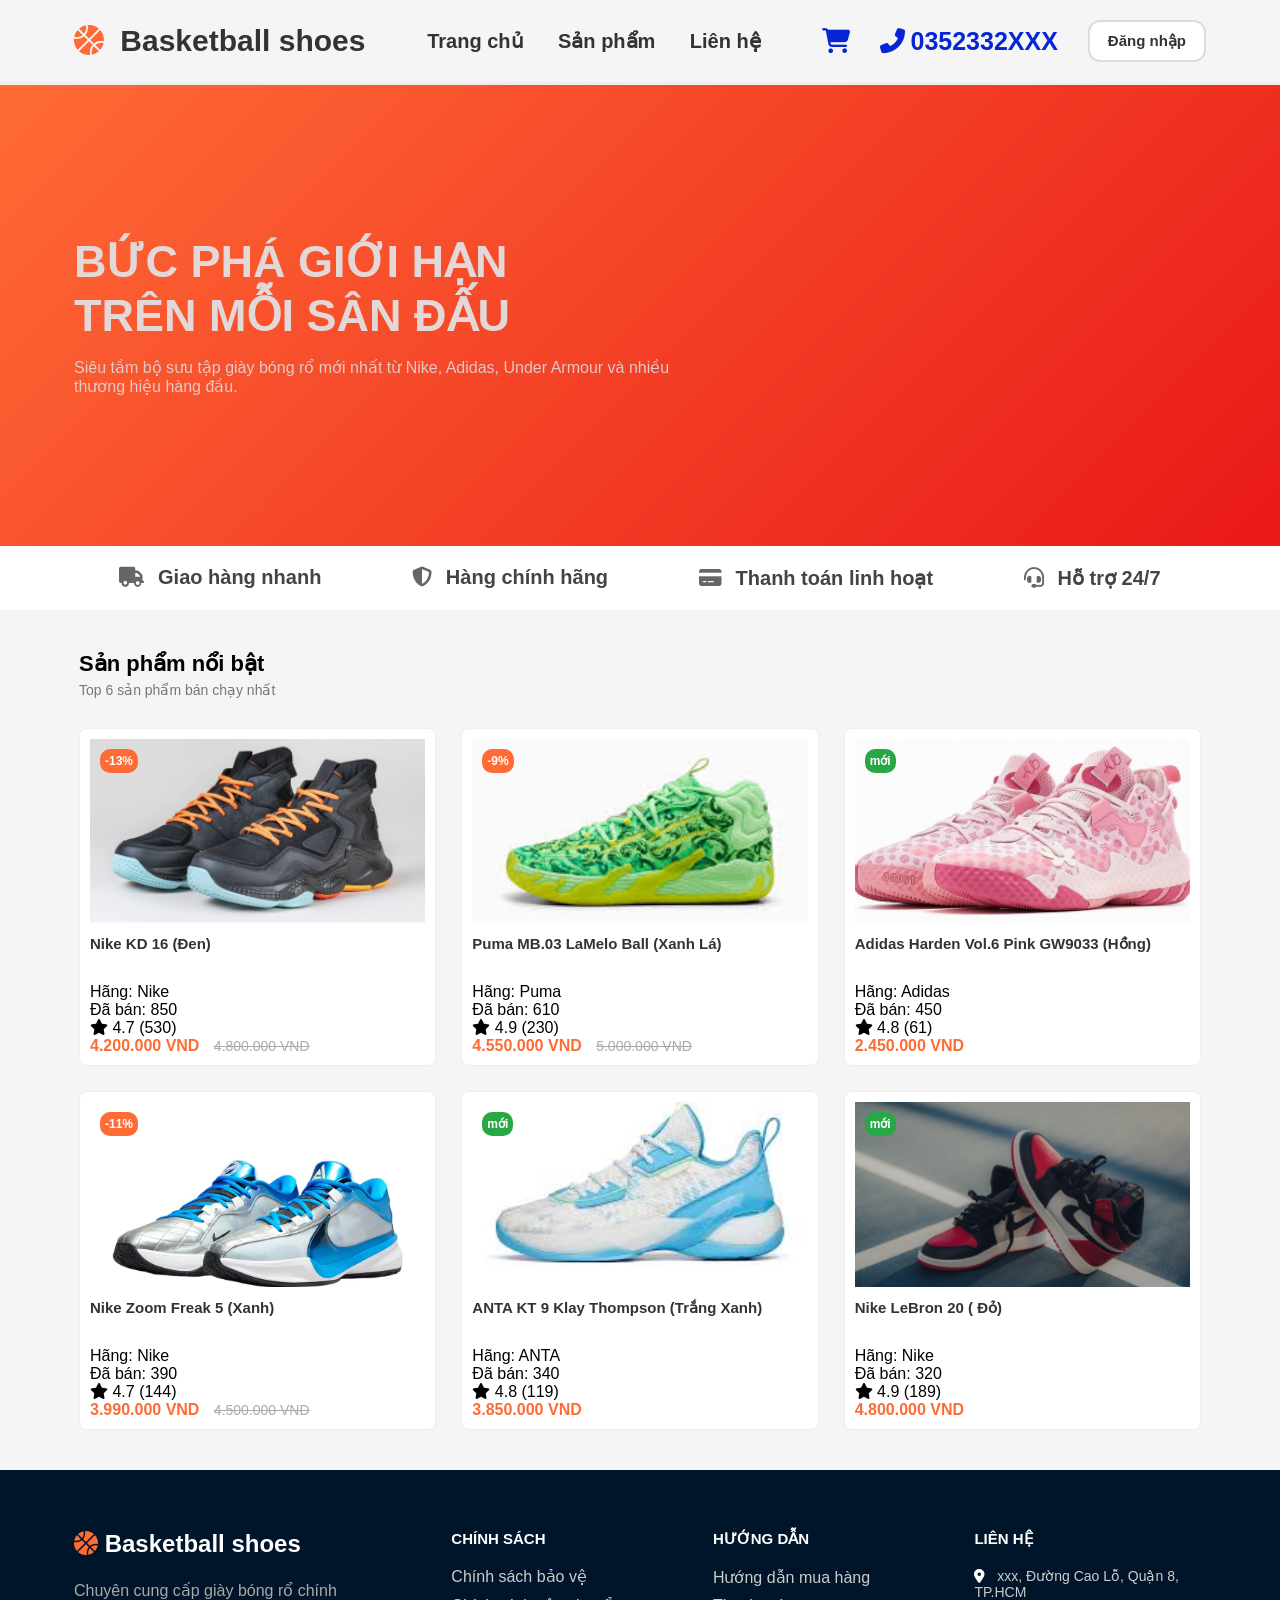
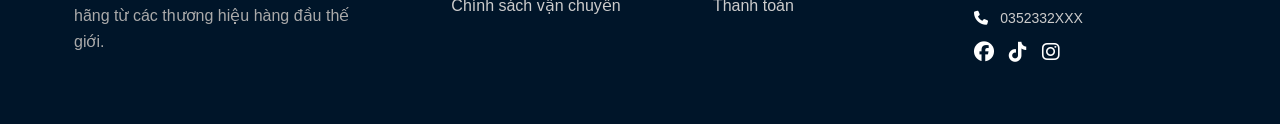
<file: index.html>
<!DOCTYPE html>
<html lang="vi">
<head>
    <meta charset="UTF-8">
    <meta name="viewport" content="width=device-width, initial-scale=1.0">
    <title>Basketball Shoes - Bứt Phá Giới Hạn</title>
    <!-- Font Awesome cho Icon -->
    <link rel="stylesheet" href="https://cdnjs.cloudflare.com/ajax/libs/font-awesome/6.4.0/css/all.min.css">
    <!-- Link tới file CSS đã biên dịch từ SCSS -->
    <link rel="stylesheet" href="SASS/index/style.css">
    
    <!-- Script JavaScript -->
    <script src="js/product.js"></script>
    <script src="js/auth.js"></script>
    <script src="js/index.js"></script>
</head>
<body>

    <!-- ================= SCENE 1: HEADER ================= -->
    <header class="site-header">
        <!-- 1.1 Header Top: Thanh điều hướng & Tiện ích -->
        <div class="header-top">
            <div class="container flex-layout">
                <div class="logo">
                    <i class="fas fa-basketball-ball"></i> Basketball shoes
                </div>
                <nav class="navigation">
                    <a href="#">Trang chủ</a>
                    <a href="product.html">Sản phẩm</a>
                    <a href="contact.html">Liên hệ</a>
                </nav>
                <div class="header-tools">
                    
                    <a href="cart.html" class="cart">
                        <i class="fas fa-shopping-cart"></i>
                    </a>
                    <div class="hotline">
                        <i class="fas fa-phone-alt"></i>
                        <span class="phone-number">0352332XXX</span>
                    </div>
                    <div class="account-area" id="accountArea">
                       <a href="login.html" class="btn-login" id="accountBtn">
                            Đăng nhập
                        </a>
                    </div>
                </div>
            </div>
        </div>

        <!-- 1.2 Header Center: Banner Slogan -->
        <div class="header-center">
            <div class="container banner-inner">
                <h1>BỨC PHÁ GIỚI HẠN<br>TRÊN MỖI SÂN ĐẤU</h1>
                <p>Siêu tầm bộ sưu tập giày bóng rổ mới nhất từ Nike, Adidas, Under Armour và nhiều thương hiệu hàng đầu.</p>
            </div>
        </div>

        <!-- 1.3 Header Bot: Thanh cam kết dịch vụ -->
        <div class="header-bot">
            <div class="container commitment-grid">
                <div class="commit-item"><i class="fas fa-truck"></i> Giao hàng nhanh</div>
                <div class="commit-item"><i class="fas fa-shield-alt"></i> Hàng chính hãng</div>
                <div class="commit-item"><i class="fas fa-credit-card"></i> Thanh toán linh hoạt</div>
                <div class="commit-item"><i class="fas fa-headset"></i> Hỗ trợ 24/7</div>
            </div>
        </div>
    </header>

    <!-- ================= SCENE 2: BODY ================= -->
    <main class="container main-body-layout">

        <section class="body-content">

            <!-- TITLE -->
            <div class="content-header">

                <div class="title-block">

                    <h3>Sản phẩm nổi bật</h3>

                    <p>
                        Top 6 sản phẩm bán chạy nhất
                    </p>

                </div>

            </div>

            <!-- PRODUCT LIST -->
            <div
                class="product-display-grid"
                id="featured-products">

            </div>

        </section>

    </main>

    <!-- ================= SCENE 3: FOOTER ================= -->
    <footer class="site-footer">
        <div class="container footer-main-flex">
            <!-- 3.1 Footer Left: Thông tin shop -->
            <div class="footer-left-info">
                <div class="footer-logo">
                    <i class="fas fa-basketball-ball"></i> Basketball shoes
                </div>
                <p class="shop-description">Chuyên cung cấp giày bóng rổ chính hãng từ các thương hiệu hàng đầu thế giới.</p>
            </div>

            <!-- 3.2 Footer Right: Các cột liên kết -->
            <div class="footer-right-links">
                <div class="link-column">
                    <h4>Chính sách</h4>
                    <ul>
                        <li><a href="#">Chính sách bảo vệ</a></li>
                        <li><a href="#">Chính sách vận chuyển</a></li>
                    </ul>
                </div>
                <div class="link-column">
                    <h4>Hướng dẫn</h4>
                    <ul>
                        <li><a href="#">Hướng dẫn mua hàng</a></li>
                        <li><a href="#">Thanh toán</a></li>
                    </ul>
                </div>
                <div class="link-column">
                    <h4>Liên hệ</h4>
                    <p><i class="fas fa-map-marker-alt"></i> xxx, Đường Cao Lỗ, Quận 8, TP.HCM</p>
                    <p><i class="fas fa-phone"></i> 0352332XXX</p>
                    <div class="social-icons">
                        <a href="#"><i class="fab fa-facebook"></i></a>
                        <a href="#"><i class="fab fa-tiktok"></i></a>
                        <a href="#"><i class="fab fa-instagram"></i></a>
                    </div>
                </div>
            </div>
        </div>
    </footer>

    
</body>
</html>
</file>
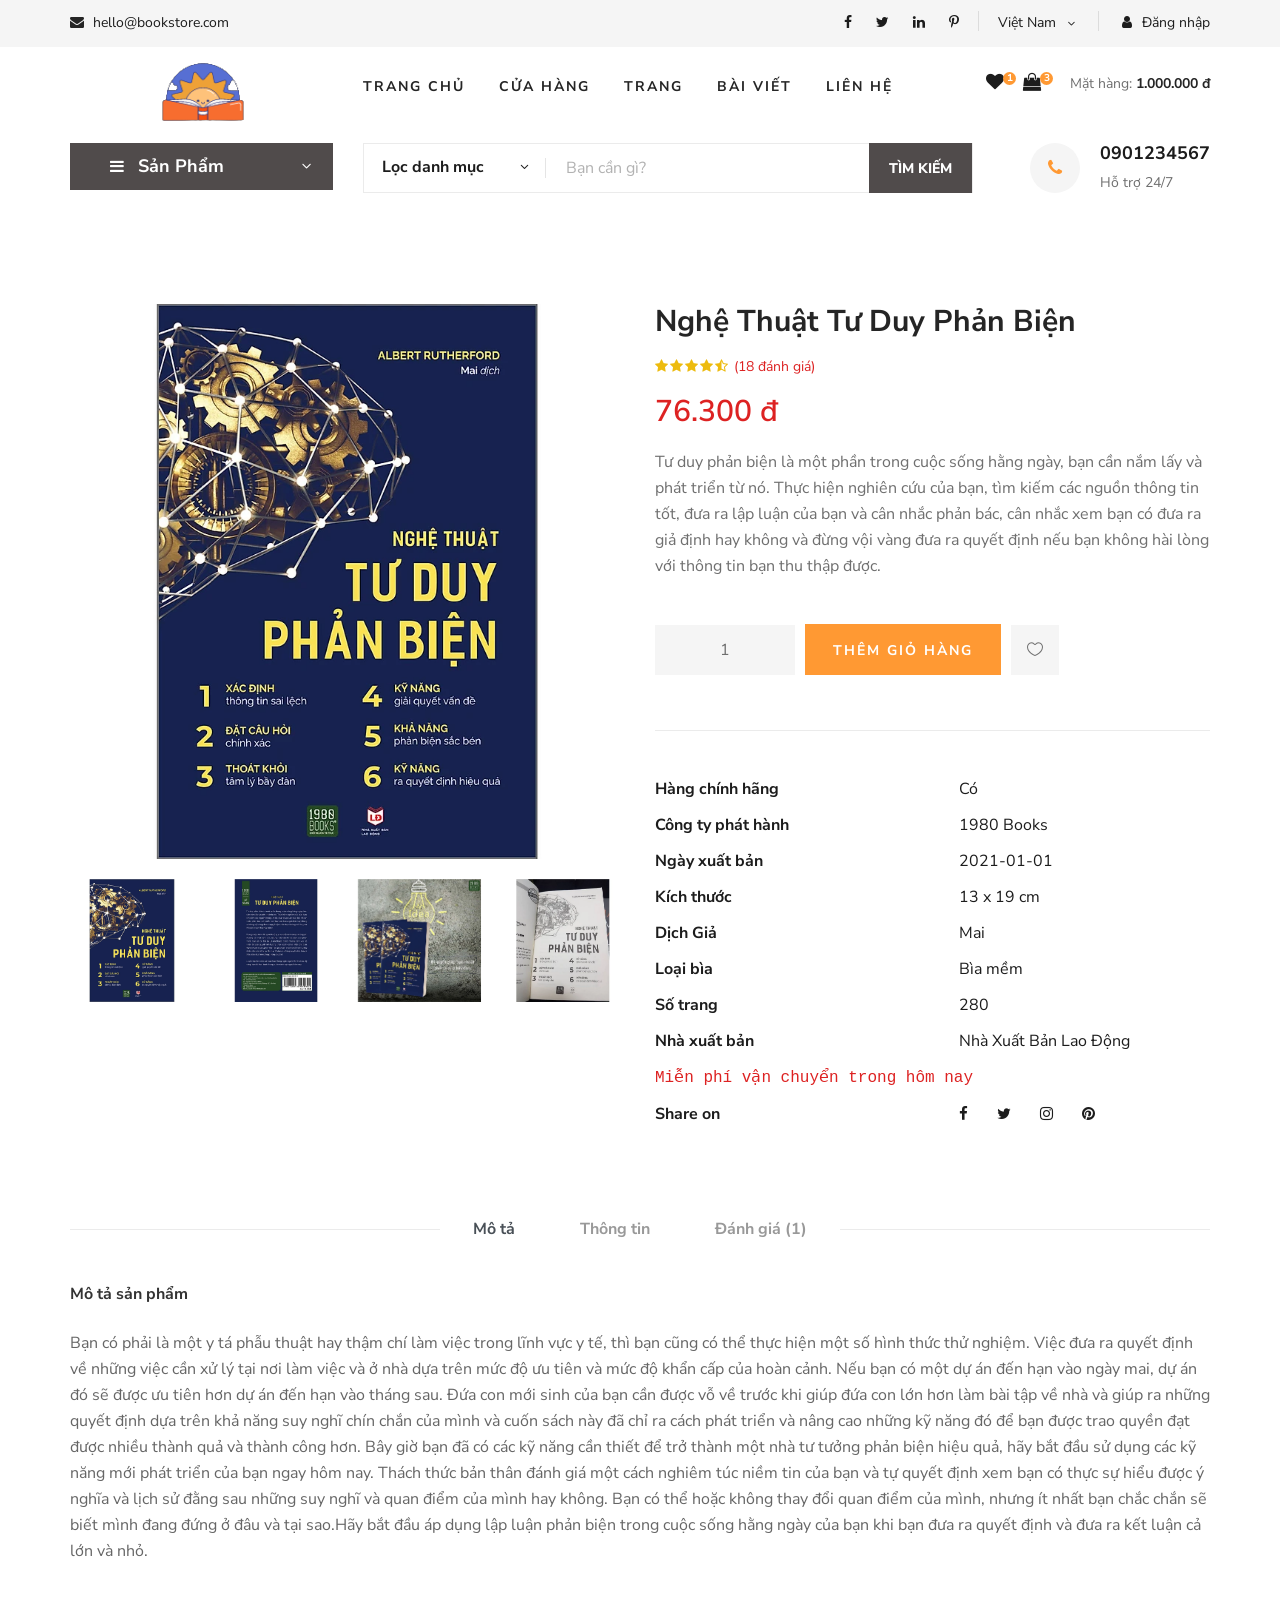
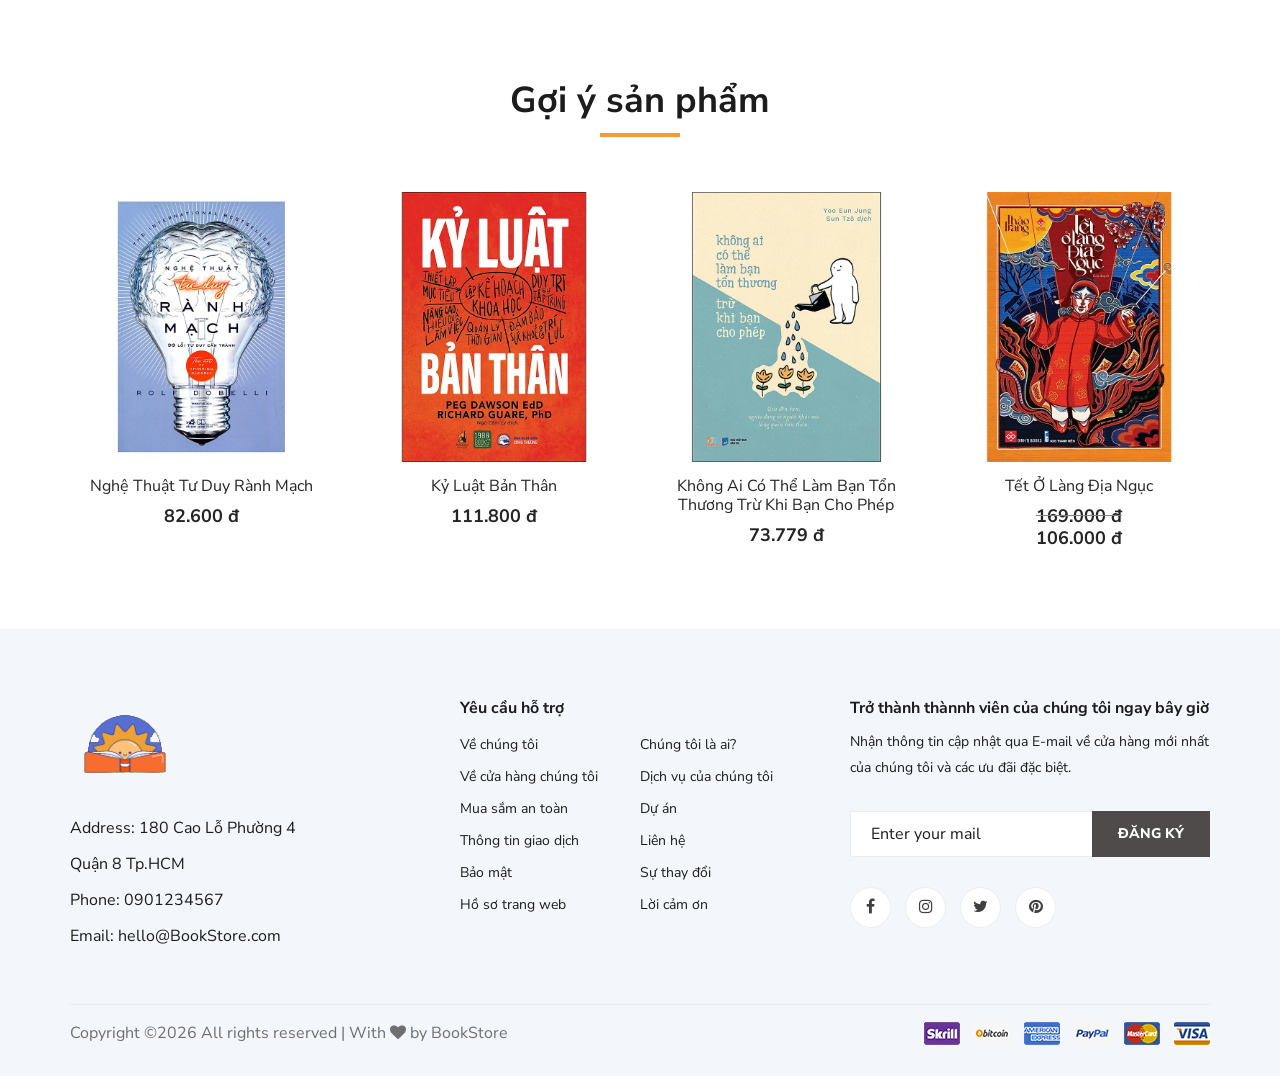
<file: Lab08/Vi_du_2/index.html>
<!DOCTYPE html>
<html lang="zxx">

<head>
    <meta charset="UTF-8">
    <meta name="description" content="Ogani Template">
    <meta name="keywords" content="Ogani, unica, creative, html">
    <meta name="viewport" content="width=device-width, initial-scale=1.0">
    <meta http-equiv="X-UA-Compatible" content="ie=edge">
    <title>Nice | BookStore</title>

    <!-- Google Font -->
    <link href="https://fonts.googleapis.com/css2?family=Nunito Sans:wght@200;300;400;600;900&display=swap" rel="stylesheet">

    <!-- Css Styles -->
    <link rel="stylesheet" href="css/bootstrap.min.css" type="text/css">
    <link rel="stylesheet" href="css/font-awesome.min.css" type="text/css">
    <link rel="stylesheet" href="css/elegant-icons.css" type="text/css">
    <link rel="stylesheet" href="css/nice-select.css" type="text/css">
    <link rel="stylesheet" href="css/jquery-ui.min.css" type="text/css">
    <link rel="stylesheet" href="css/owl.carousel.min.css" type="text/css">
    <link rel="stylesheet" href="css/slicknav.min.css" type="text/css">
    <link rel="stylesheet" href="css/style.css" type="text/css">

    <style>
        .product__details__pic__slider {
            position: relative;
            overflow: hidden;
        }

        .product__details__pic__slider img {
            display: none;
            width: 100%;
            height: auto;
        }

        .button__slide{
            text-align: center;
            padding-top: 10px;
        }
    </style>

    
</head>

<body>
    <!-- Page Preloder -->
    <div id="preloder">
        <div class="loader"></div>
    </div>

    <!-- Humberger Begin -->
    <div class="humberger__menu__overlay"></div>
    <div class="humberger__menu__wrapper">
        <div class="humberger__menu__logo">
            <a href="#"><img src="img/logo.png" alt=""></a>
        </div>
        <div class="humberger__menu__cart">
            <ul>
                <li><a href="#"><i class="fa fa-heart"></i> <span>1</span></a></li>
                <li><a href="#"><i class="fa fa-shopping-bag"></i> <span>3</span></a></li>
            </ul>
            <div class="header__cart__price">Mặt hàng: <span>1.000.000 đ</span></div>
        </div>
        <div class="humberger__menu__widget">
            <div class="header__top__right__language">
                <div>Việt Nam</div>
                <span class="arrow_carrot-down"></span>
                <ul>
                    <li><a href="#">Spanis</a></li>
                    <li><a href="#">English</a></li>
                </ul>
            </div>
            <div class="header__top__right__auth">
                <a href="#"><i class="fa fa-user"></i> Đăng nhập</a>
            </div>
        </div>
        <nav class="humberger__menu__nav mobile-menu">
            <ul>
                <li><a href="./index.html">Trang chủ</a></li>
                <li><a href="./shop-grid.html">Cửa hàng</a></li>
                <li><a href="#">Trang</a>
                    <ul class="header__menu__dropdown">
                        <li><a href="./shop-details.html">Cửa hàng chi tiết</a></li>
                        <li><a href="./shoping-cart.html">Giỏ hàng</a></li>
                        <li><a href="./checkout.html">Thủ tục thanh toán</a></li>
                        <li><a href="./blog-details.html">Chi tiết bài viết</a></li>
                    </ul>
                </li>
                <li><a href="./blog.html">Bài viết</a></li>
                <li><a href="./contact.html">Liên hệ</a></li>
            </ul>
        </nav>
        <div id="mobile-menu-wrap"></div>
        <div class="header__top__right__social">
            <a href="#"><i class="fa fa-facebook"></i></a>
            <a href="#"><i class="fa fa-twitter"></i></a>
            <a href="#"><i class="fa fa-linkedin"></i></a>
            <a href="#"><i class="fa fa-pinterest-p"></i></a>
        </div>
        <div class="humberger__menu__contact">
            <ul>
                <li><i class="fa fa-envelope"></i> hello@bookstore.com</li>
            </ul>
        </div>
    </div>
    <!-- Humberger End -->

    <!-- Header Section Begin -->
    <header class="header">
        <div class="header__top">
            <div class="container">
                <div class="row">
                    <div class="col-lg-6 col-md-6">
                        <div class="header__top__left">
                            <ul>
                                <li><i class="fa fa-envelope"></i> hello@bookstore.com</li>
                            </ul>
                        </div>
                    </div>
                    <div class="col-lg-6 col-md-6">
                        <div class="header__top__right">
                            <div class="header__top__right__social">
                                <a href="#"><i class="fa fa-facebook"></i></a>
                                <a href="#"><i class="fa fa-twitter"></i></a>
                                <a href="#"><i class="fa fa-linkedin"></i></a>
                                <a href="#"><i class="fa fa-pinterest-p"></i></a>
                            </div>
                            <div class="header__top__right__language">
                                <div>Việt Nam</div>
                                <span class="arrow_carrot-down"></span>
                                <ul>
                                    <li><a href="#">Spanis</a></li>
                                    <li><a href="#">English</a></li>
                                </ul>
                            </div>
                            <div class="header__top__right__auth">
                                <a href="#"><i class="fa fa-user"></i> Đăng nhập</a>
                            </div>
                        </div>
                    </div>
                </div>
            </div>
        </div>
        <div class="container">
            <div class="row">
                <div class="col-lg-3">
                    <div class="header__logo">
                        <a href="./index.html"><img src="img/logo.png" alt=""></a>
                    </div>
                </div>
                <div class="col-lg-6">
                    <nav class="header__menu">
                        <ul class="ul-menu">
                            <li><a href="./index.html">Trang chủ</a></li>
                            <li><a href="./shop-grid.html">Cửa hàng</a></li>
                            <li><a href="#">Trang</a>
                                <ul class="header__menu__dropdown">
                                    <li><a href="./shop-details.html">Cửa hàng chi tiết</a></li>
                                    <li><a href="./shoping-cart.html">Giỏ hàng</a></li>
                                    <li><a href="./checkout.html">Thủ tục thanh toán</a></li>
                                    <li><a href="./blog-details.html">Chi tiết bài viết</a></li>
                                </ul>
                            </li>
                            <li><a href="./blog.html">Bài viết</a></li>
                            <li><a href="./contact.html">Liên hệ</a></li>
                        </ul>
                    </nav>
                </div>
                <div class="col-lg-3">
                    <div class="header__cart">
                        <ul>
                            <li><a href="#"><i class="fa fa-heart"></i> <span>1</span></a></li>
                            <li><a href="#"><i class="fa fa-shopping-bag"></i> <span>3</span></a></li>
                        </ul>
                        <div class="header__cart__price">Mặt hàng: <span>1.000.000 đ</span></div>
                    </div>
                </div>
            </div>
            <div class="humberger__open">
                <i class="fa fa-bars"></i>
            </div>
        </div>
    </header>
    <!-- Header Section End -->

    <!-- Hero Section Begin -->
    <section class="hero hero-normal">
        <div class="container">
            <div class="row">
                <div class="col-lg-3">
                    <div class="hero__categories">
                        <div class="hero__categories__all">
                            <i class="fa fa-bars"></i>
                            <span>Sản Phẩm</span>
                        </div>
                        <ul>
                            <li><a href="#">Văn học</a></li>
                            <li><a href="#">Kinh tế</a></li>
                            <li><a href="#">Thiếu nhi</a></li>
                            <li><a href="#">Kĩ năng sống</a></li>
                            <li><a href="#">Giáo khoa</a></li>
                            <li><a href="#">Từ điển</a></li>
                            <li><a href="#">Lịch sử</a></li>
                            <li><a href="#">Y học</a></li>
                            <li><a href="#">Tạp chí</a></li>
                            <li><a href="#">Ngoại ngữ</a></li>
                            <li><a href="#">Giáo trình</a></li>
                        </ul>
                    </div>
                </div>
                <div class="col-lg-9">
                    <div class="hero__search">
                        <div class="hero__search__form">
                            <form action="#">
                                <div class="hero__search__categories">
                                    Lọc danh mục
                                    <span class="arrow_carrot-down"></span>
                                </div>
                                <input type="text" placeholder="Bạn cần gì?">
                                <button type="submit" class="site-btn">TÌM KIẾM</button>
                            </form>
                        </div>
                        <div class="hero__search__phone">
                            <div class="hero__search__phone__icon">
                                <i class="fa fa-phone"></i>
                            </div>
                            <div class="hero__search__phone__text">
                                <h5>0901234567</h5>
                                <span>Hỗ trợ 24/7 </span>
                            </div>
                        </div>
                    </div>
                </div>
            </div>
        </div>
    </section>
    <!-- Hero Section End -->

    <!-- Product Details Section Begin -->
    <section class="product-details spad">
        <div class="container">
            <div class="row">
                <div class="col-lg-6 col-md-6">
                    <div class="product__details__pic">
                        <div class="product__details__pic__item">
                            <img class="product__details__pic__item--large"
                                src="img/product/Book_2.jpg" alt="">
                        </div>
                        <div class="product__details__pic__slider owl-carousel">
                            <img data-imgbigurl="img/product/details/Book_2.jpg"
                                src="img/product/Book_2.jpg" alt="">
                            <img data-imgbigurl="img/product/details/Book_2_details_2.jpg"
                                src="img/product/details/Book_2_details_2.jpg" alt="">
                            <img data-imgbigurl="img/product/details/Book_2_details_1.jpg"
                                src="img/product/details/Book_2_details_1.jpg" alt="">
                            <img data-imgbigurl="img/product/details/Book_2_details_3.jpg"
                                src="img/product/details/Book_2_details_3.jpg" alt="">
                        </div>
                    </div>
                </div>
                <div class="col-lg-6 col-md-6">
                    <div class="product__details__text">
                        <h3>Nghệ Thuật Tư Duy Phản Biện</h3>
                        <div class="product__details__rating">
                            <i class="fa fa-star"></i>
                            <i class="fa fa-star"></i>
                            <i class="fa fa-star"></i>
                            <i class="fa fa-star"></i>
                            <i class="fa fa-star-half-o"></i>
                            <span>(18 đánh giá)</span>
                        </div>
                        <div class="product__details__price">76.300 đ</div>
                        <p>Tư duy phản biện là một phần trong cuộc sống hằng ngày, bạn cần nắm lấy và phát triển từ nó.
                             Thực hiện nghiên cứu của bạn, tìm kiếm các nguồn thông tin tốt, đưa ra lập luận của bạn và cân nhắc phản bác, 
                             cân nhắc xem bạn có đưa ra giả định hay không và đừng vội vàng đưa ra quyết định nếu bạn không hài lòng với 
                             thông tin bạn thu thập được.</p>
                        <div class="product__details__quantity">
                            <div class="quantity">
                                <div class="pro-qty">
                                    <input type="text" value="1">
                                </div>
                            </div>
                        </div>
                        <a href="#" class="primary-btn">Thêm giỏ hàng</a>
                        <a href="#" class="heart-icon"><span class="icon_heart_alt"></span></a>
                        <ul>
                            <li><b>Hàng chính hãng</b> <span>Có</span></li>
                            <li><b>Công ty phát hành</b> <span>1980 Books</span></li>
                            <li><b>Ngày xuất bản</b> <span>2021-01-01</span></li>
                            <li><b>Kích thước</b> <span>13 x 19 cm </span></li>
                            <li><b>Dịch Giả</b> <span>Mai</span></li>
                            <li><b>Loại bìa</b> <span>Bìa mềm</span></li>
                            <li><b>Số trang</b> <span>280</span></li>
                            <li><b>Nhà xuất bản</b> <span>Nhà Xuất Bản Lao Động</span></li>
                            <li><span><samp>Miễn phí vận chuyển trong hôm nay</samp></span></li>
                            <li><b>Share on</b>
                                <div class="share">
                                    <a href="#"><i class="fa fa-facebook"></i></a>
                                    <a href="#"><i class="fa fa-twitter"></i></a>
                                    <a href="#"><i class="fa fa-instagram"></i></a>
                                    <a href="#"><i class="fa fa-pinterest"></i></a>
                                </div>
                            </li>
                        </ul>
                    </div>
                </div>
                <div class="col-lg-12">
                    <div class="product__details__tab">
                        <ul class="nav nav-tabs" role="tablist">
                            <li class="nav-item">
                                <a class="nav-link active" data-toggle="tab" href="#tabs-1" role="tab"
                                    aria-selected="true">Mô tả</a>
                            </li>
                            <li class="nav-item">
                                <a class="nav-link" data-toggle="tab" href="#tabs-2" role="tab"
                                    aria-selected="false">Thông tin</a>
                            </li>
                            <li class="nav-item">
                                <a class="nav-link" data-toggle="tab" href="#tabs-3" role="tab"
                                    aria-selected="false">Đánh giá <span>(1)</span></a>
                            </li>
                        </ul>
                        <div class="tab-content">
                            <div class="tab-pane active" id="tabs-1" role="tabpanel">
                                <div class="product__details__tab__desc">
                                    <h6>Mô tả sản phẩm</h6>
                                    <p>Bạn có phải là một y tá phẫu thuật hay thậm chí làm việc trong lĩnh vực y tế, thì bạn cũng có thể thực hiện một số hình thức thử nghiệm. Việc đưa ra quyết định về những việc cần xử lý tại nơi làm việc và ở nhà dựa trên mức độ ưu tiên và mức độ khẩn cấp của hoàn cảnh.

                                        Nếu bạn có một dự án đến hạn vào ngày mai, dự án đó sẽ được ưu tiên hơn dự án đến hạn vào tháng sau.
                                         Đứa con mới sinh của bạn cần được vỗ về trước khi giúp đứa con lớn hơn làm bài tập về nhà và giúp ra những quyết định dựa trên 
                                         khả năng suy nghĩ chín chắn của mình và cuốn sách này đã chỉ ra cách phát triển và nâng cao những kỹ năng đó để bạn được trao
                                          quyền đạt được nhiều thành quả và thành công hơn. Bây giờ bạn đã có các kỹ năng cần thiết để trở thành một nhà tư tưởng phản
                                          biện hiệu quả, hãy bắt đầu sử dụng các kỹ năng mới phát triển của bạn ngay hôm nay. Thách thức bản thân đánh giá một cách nghiêm
                                           túc niềm tin của bạn và tự quyết định xem bạn có thực sự hiểu được ý nghĩa và lịch sử đằng sau những suy nghĩ và quan điểm của
                                           mình hay không. Bạn có thể hoặc không thay đổi quan điểm của mình, nhưng ít nhất bạn chắc chắn sẽ biết mình đang đứng ở đâu và
                                         tại sao.Hãy bắt đầu áp dụng lập luận phản biện trong cuộc sống hằng ngày của bạn khi bạn đưa ra quyết định và đưa ra kết luận cả lớn và nhỏ.</p>
                                </div>
                            </div>
                            <div class="tab-pane" id="tabs-2" role="tabpanel">
                                <div class="product__details__tab__desc">
                                    <h6>Thông tin sản phẩm</h6>
                                        Về sản phẩm: (39 tích cực, 2 tiêu cực)
                                        <li>
                                            Hầu hết người mua hài lòng với chất lượng sách, đánh giá sách là hay, hữu ích và đáng mua.
                                        </li>
                                        <li>
                                            Một số nhận xét cho biết sách có nội dung tốt, đẹp, in rõ và dễ mang đi.
                                        </li>
                                        <li>
                                            Tuy nhiên, có một số ý kiến cho rằng sách có lối viết đơn giản, không phù hợp với người đã qua công việc kinh doanh.
                                        </li>
                                        Về dịch vụ: (32 tích cực, 2 tiêu cực)
                                        <li>
                                            Đa số khách hàng hài lòng với giao hàng nhanh, đóng gói cẩn thận và dịch vụ hỗ trợ sau bán hàng.
                                        </li>
                                        <li>
                                            Một số nhận xét cho biết nhân viên giao hàng nhiệt tình, vui vẻ và dịch vụ TikiNow được đánh giá tích cực.
                                        </li>
                                        <li>
                                            Tuy nhiên, có một số ý kiến cho rằng khâu đóng gói cẩu thả và có sách bị cong và mòn.
                                        </li>
                                </div>
                            </div>
                            <div class="tab-pane" id="tabs-3" role="tabpanel">
                                <div class="product__details__tab__desc">
                                    <h6>Đánh giá sản phẩm </h6>
                                    <p>Hãy nghĩ đến coi tư duy phản biện như một cơ hội để tương tác với những người khác và tìm hiểu quan điểm của họ. 
                                        Đánh giá những gì người khác nói và xem xét các nguồn thông tin để quyết định xem chúng có xứng đáng hay không.
                                         “Nghệ thuật tư duy phản biện” là một tài liệu tuyệt vời giúp bạn học được những kỹ năng đó và bạn có thể tham khảo lại khi cần.
                                         Hãy nhớ rằng, hơn bất cứ điều gì, hãy rèn luyện kỹ năng tư duy phản biện của bạn, và bạn không bao giờ có thể sai lầm.</p>
                                </div>
                            </div>
                        </div>
                    </div>
                </div>
            </div>
        </div>
    </section>
    <!-- Product Details Section End -->

    <!-- Related Product Section Begin -->
    <section class="related-product">
        <div class="container">
            <div class="row">
                <div class="col-lg-12">
                    <div class="section-title related__product__title">
                        <h2>Gợi ý sản phẩm</h2>
                    </div>
                </div>
            </div>
            <div class="row">
                <div class="col-lg-3 col-md-4 col-sm-6">
                    <div class="product__item">
                        <div class="product__item__pic set-bg" data-setbg="img/product/Book_1.webp">
                            <ul class="product__item__pic__hover">
                                <li><a href="#"><i class="fa fa-heart"></i></a></li>
                                <li><a href="#"><i class="fa fa-retweet"></i></a></li>
                                <li><a href="#"><i class="fa fa-shopping-cart"></i></a></li>
                            </ul>
                        </div>
                        <div class="product__item__text">
                            <h6><a href="#">Nghệ Thuật Tư Duy Rành Mạch</a></h6>
                            <h5>82.600 đ</h5>
                        </div>
                    </div>
                </div>
                <div class="col-lg-3 col-md-4 col-sm-6">
                    <div class="product__item">
                        <div class="product__item__pic set-bg" data-setbg="img/product/Book-3.png">
                            <ul class="product__item__pic__hover">
                                <li><a href="#"><i class="fa fa-heart"></i></a></li>
                                <li><a href="#"><i class="fa fa-retweet"></i></a></li>
                                <li><a href="#"><i class="fa fa-shopping-cart"></i></a></li>
                            </ul>
                        </div>
                        <div class="product__item__text">
                            <h6><a href="#">Kỷ Luật Bản Thân</a></h6>
                            <h5>111.800 đ</h5>
                        </div>
                    </div>
                </div>
                <div class="col-lg-3 col-md-4 col-sm-6">
                    <div class="product__item">
                        <div class="product__item__pic set-bg" data-setbg="img/product/Book_4.jpg">
                            <ul class="product__item__pic__hover">
                                <li><a href="#"><i class="fa fa-heart"></i></a></li>
                                <li><a href="#"><i class="fa fa-retweet"></i></a></li>
                                <li><a href="#"><i class="fa fa-shopping-cart"></i></a></li>
                            </ul>
                        </div>
                        <div class="product__item__text">
                            <h6><a href="#">Không Ai Có Thể Làm Bạn Tổn Thương Trừ Khi Bạn Cho Phép</a></h6>
                            <h5>73.779 đ</h5>
                        </div>
                    </div>
                </div>
                <div class="col-lg-3 col-md-4 col-sm-6">
                    <div class="product__item">
                        <div class="product__item__pic set-bg" data-setbg="img/product/Book_5.jpg">
                            <ul class="product__item__pic__hover">
                                <li><a href="#"><i class="fa fa-heart"></i></a></li>
                                <li><a href="#"><i class="fa fa-retweet"></i></a></li>
                                <li><a href="#"><i class="fa fa-shopping-cart"></i></a></li>
                            </ul>
                        </div>
                        <div class="product__item__text">
                            <h6><a href="#">Tết Ở Làng Địa Ngục</a></h6>
                            <div class="text__sale">
                                <h5 >169.000 đ</h5>
                            </div>
                            <h5 class="text__price">106.000 đ</h5>
                        </div>
                    </div>
                </div>
            </div>
        </div>
    </section>
    <!-- Related Product Section End -->

    <!-- Footer Section Begin -->
    <footer class="footer spad">
        <div class="container">
            <div class="row">
                <div class="col-lg-3 col-md-6 col-sm-6">
                    <div class="footer__about">
                        <div class="footer__about__logo">
                            <a href="./index.html"><img src="img/logo.png" alt=""></a>
                        </div>
                        <ul>
                            <li>Address: 180 Cao Lỗ Phường 4 Quận 8 Tp.HCM</li>
                            <li>Phone: 0901234567</li>
                            <li>Email: hello@BookStore.com</li>
                        </ul>
                    </div>
                </div>
                <div class="col-lg-4 col-md-6 col-sm-6 offset-lg-1">
                    <div class="footer__widget">
                        <h6>
                            Yêu cầu hỗ trợ</h6>
                        <ul>
                            <li><a href="#">Về chúng tôi</a></li>
                            <li><a href="#">Về cửa hàng chúng tôi</a></li>
                            <li><a href="#">Mua sắm an toàn</a></li>
                            <li><a href="#">Thông tin giao dịch</a></li>
                            <li><a href="#">Bảo mật</a></li>
                            <li><a href="#">Hồ sơ trang web</a></li>
                        </ul>
                        <ul>
                            <li><a href="#">Chúng tôi là ai?</a></li>
                            <li><a href="#">Dịch vụ của chúng tôi</a></li>
                            <li><a href="#">Dự án</a></li>
                            <li><a href="#">Liên hệ</a></li>
                            <li><a href="#">Sự thay đổi</a></li>
                            <li><a href="#">Lời cảm ơn</a></li>
                        </ul>
                    </div>
                </div>
                <div class="col-lg-4 col-md-12">
                    <div class="footer__widget">
                        <h6>Trở thành thànnh viên của chúng tôi ngay bây giờ</h6>
                        <p>Nhận thông tin cập nhật qua E-mail về cửa hàng mới nhất của chúng tôi và các ưu đãi đặc biệt.</p>
                        <form action="#">
                            <input type="text" placeholder="Enter your mail">
                            <button type="submit" class="site-btn">Đăng ký</button>
                        </form>
                        <div class="footer__widget__social">
                            <a href="#"><i class="fa fa-facebook"></i></a>
                            <a href="#"><i class="fa fa-instagram"></i></a>
                            <a href="#"><i class="fa fa-twitter"></i></a>
                            <a href="#"><i class="fa fa-pinterest"></i></a>
                        </div>
                    </div>
                </div>
            </div>
            <div class="row">
                <div class="col-lg-12">
                    <div class="footer__copyright">
                        <div class="footer__copyright__text"><p>
  Copyright &copy;<script>document.write(new Date().getFullYear());</script> All rights reserved | With <i class="fa fa-heart" aria-hidden="true"></i> by BookStore</a>
  </p></div>
                        <div class="footer__copyright__payment"><img src="img/payment-item.png" alt=""></div>
                    </div>
                </div>
            </div>
        </div>
    </footer>
    <!-- Footer Section End -->

    <!-- Js Plugins -->
    <script src="js/jquery-3.3.1.min.js"></script>
    <script src="js/bootstrap.min.js"></script>
    <script src="js/jquery.nice-select.min.js"></script>
    <script src="js/jquery-ui.min.js"></script>
    <script src="js/jquery.slicknav.js"></script>
    <script src="js/mixitup.min.js"></script>
    <script src="js/owl.carousel.min.js"></script>
    <script src="js/main.js"></script>
</body>

</html>
</file>
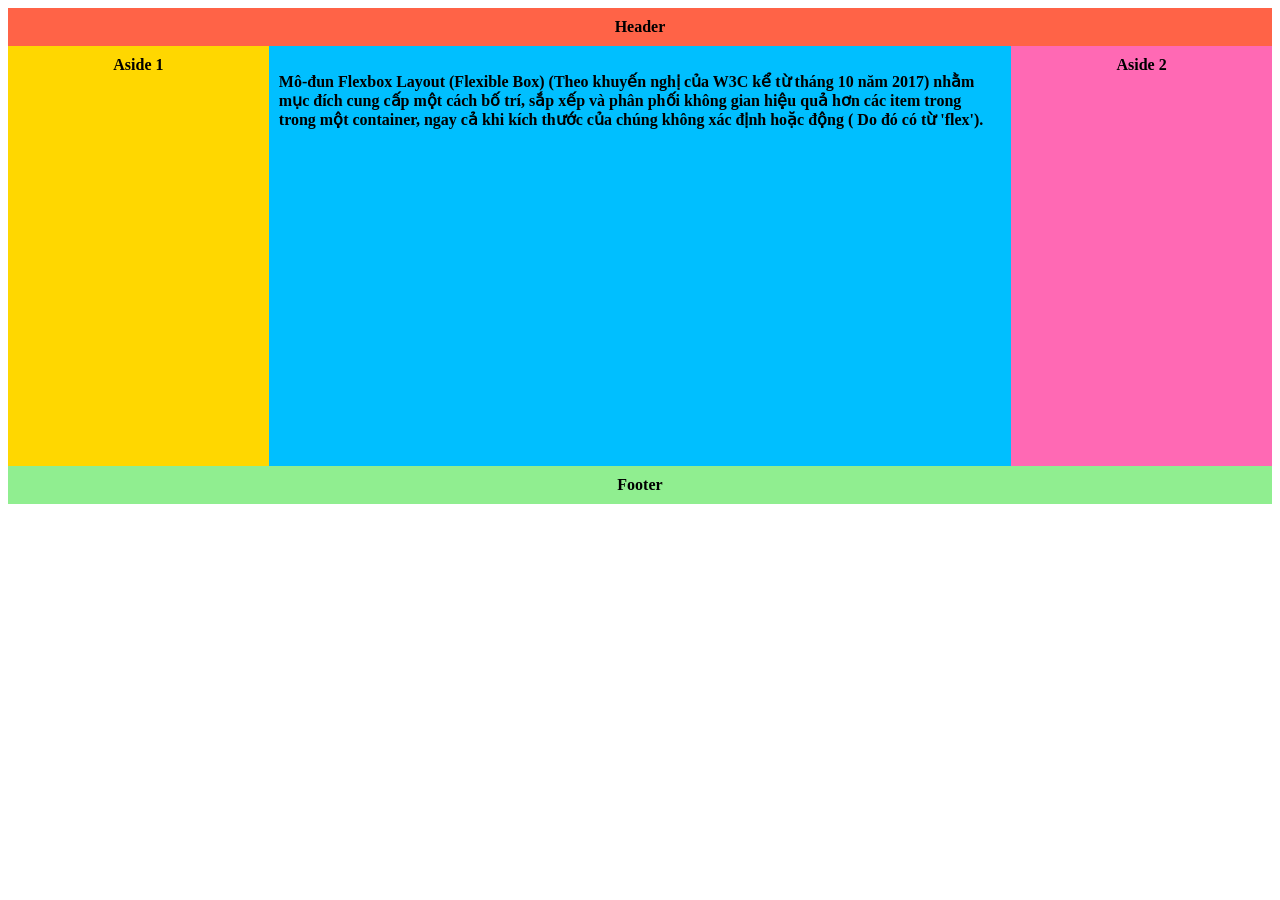
<file: Lab06/Lab06/Bai_2_Minh_hoa_layout/index.html>
<!DOCTYPE html>
<html>

<head>
	<meta http-equiv="Content-Type" content="text/html; charset=utf-8" />
    <link rel="stylesheet" href="css/style.css">
</head>

<body>
    <div class="wrapper">
        <header class="header-flex-2">Header</header>
        <article class="main">
            <p>Mô-đun Flexbox Layout (Flexible Box) (Theo khuyến nghị của W3C kể từ tháng 10 năm 2017) nhằm mục đích
                cung cấp một cách bố trí, sắp xếp và phân phối không gian hiệu quả hơn các item trong trong một
                container, ngay cả khi kích thước của chúng không xác định hoặc động ( Do đó có từ 'flex').</p>
        </article>
        <aside class="aside aside-1">Aside 1</aside>
        <aside class="aside aside-2">Aside 2</aside>
        <footer class="footer-flex-2">Footer</footer>
    </div>
</body>

</html>
</file>
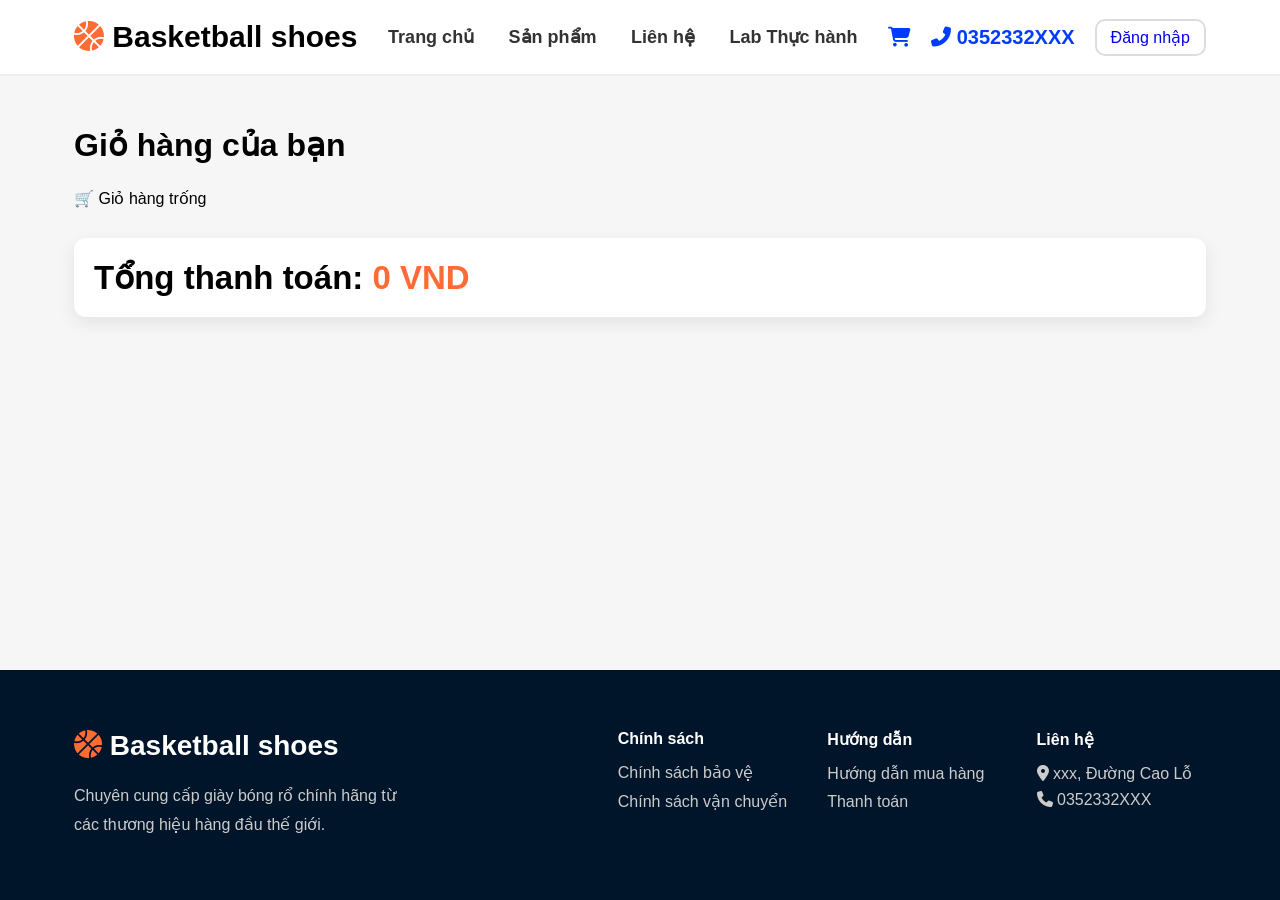
<file: cart.html>
<!DOCTYPE html>
<html lang="vi">
<head>
    <meta charset="UTF-8">
    <meta name="viewport" content="width=device-width, initial-scale=1.0">

    <title>Giỏ hàng</title>

    <!-- Font Awesome -->
    <link rel="stylesheet"
    href="https://cdnjs.cloudflare.com/ajax/libs/font-awesome/6.4.0/css/all.min.css">

    <!-- CSS -->
    <link rel="stylesheet" href="SASS/cart/cart.css">
    <script src="js/auth.js"></script>
</head>

<body>

    <!-- ================= HEADER (GIỮ NGUYÊN) ================= -->
    <header class="site-header">

        <div class="header-top">

            <div class="container flex-layout">

                <div class="logo">
                    <i class="fas fa-basketball-ball"></i>
                    Basketball shoes
                </div>

                <nav class="navigation">
                    <a href="index.html">Trang chủ</a>
                    <a href="product.html">Sản phẩm</a>
                    <a href="contact.html">Liên hệ</a>
                    <a href="Lab_thuc_thanh.html">Lab Thực hành</a>
                </nav>

                <div class="header-tools">

                    
                    <a href="cart.html" class="cart">
                        <i class="fas fa-shopping-cart"></i>
                    </a>

                    <div class="hotline">
                        <i class="fas fa-phone-alt"></i>
                        <span class="phone-number">0352332XXX</span>
                    </div>

                    <div class="account-area" id="accountArea">
                       <a href="login.html" class="btn-login" id="accountBtn">
                            Đăng nhập
                        </a>
                    </div>

                </div>

            </div>
        </div>
    </header>

    <!-- ================= CART BODY ================= -->
    <main class="cart-page">

        <div class="container">

            <h1 class="cart-title">Giỏ hàng của bạn</h1>

            <div id="cart-container" class="cart-container">
                <!-- JS render -->
            </div>

            <div class="cart-summary">
                <h2>Tổng thanh toán: <span id="cart-total">0</span></h2>
            </div>

        </div>

    </main>

    <!-- ================= FOOTER (GIỮ NGUYÊN) ================= -->
    <footer class="site-footer">

        <div class="container footer-main-flex">

            <div class="footer-left-info">

                <div class="footer-logo">
                    <i class="fas fa-basketball-ball"></i>
                    Basketball shoes
                </div>

                <p class="shop-description">
                    Chuyên cung cấp giày bóng rổ chính hãng
                    từ các thương hiệu hàng đầu thế giới.
                </p>

            </div>

            <div class="footer-right-links">

                <div class="link-column">
                    <h4>Chính sách</h4>
                    <ul>
                        <li><a href="#">Chính sách bảo vệ</a></li>
                        <li><a href="#">Chính sách vận chuyển</a></li>
                    </ul>
                </div>

                <div class="link-column">
                    <h4>Hướng dẫn</h4>
                    <ul>
                        <li><a href="#">Hướng dẫn mua hàng</a></li>
                        <li><a href="#">Thanh toán</a></li>
                    </ul>
                </div>

                <div class="link-column">
                    <h4>Liên hệ</h4>

                    <p><i class="fas fa-map-marker-alt"></i> xxx, Đường Cao Lỗ</p>
                    <p><i class="fas fa-phone"></i> 0352332XXX</p>

                </div>

            </div>

        </div>

    </footer>

    <script src="js/cart.js"></script>
</body>
</html>
</file>
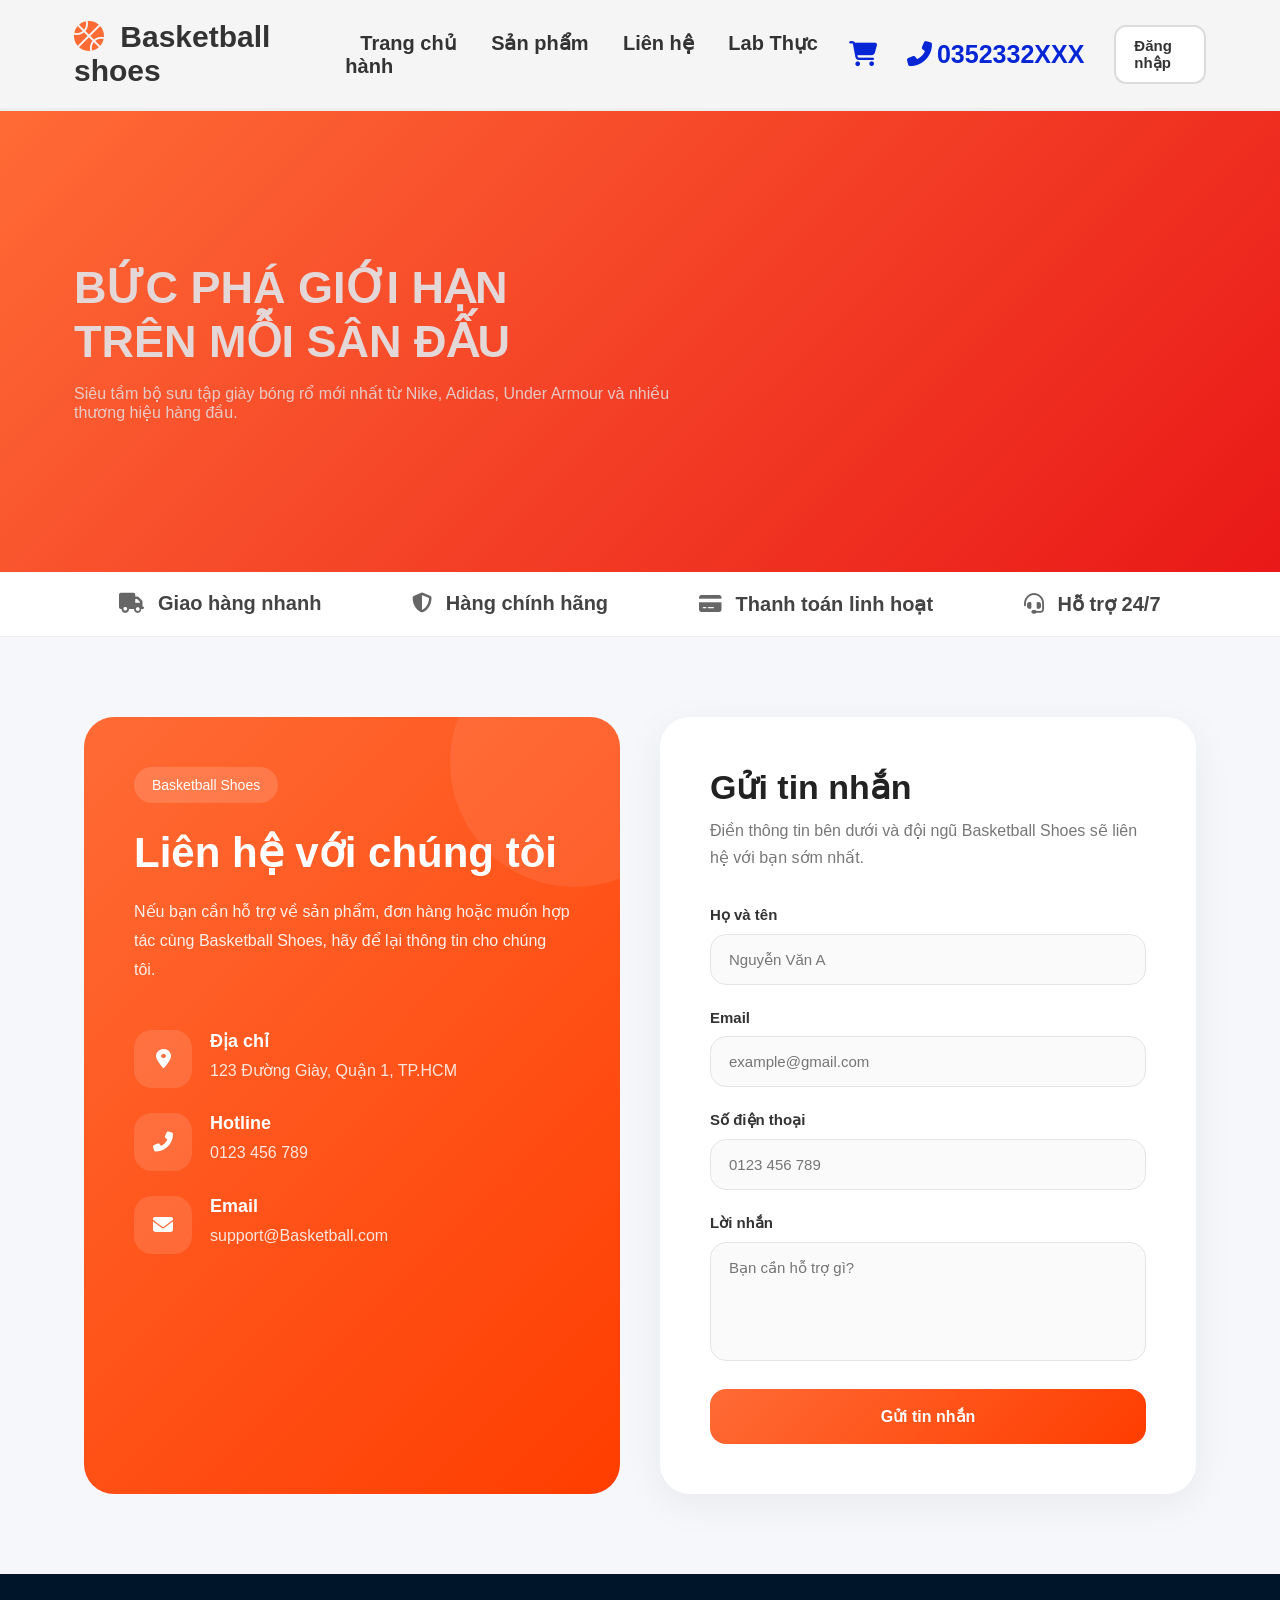
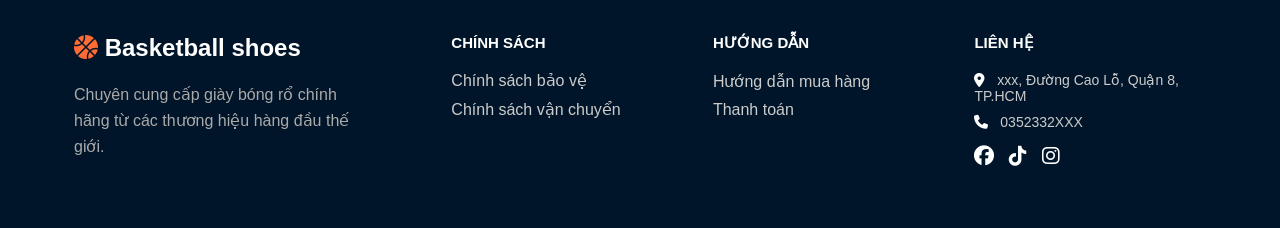
<file: contact.html>
<!DOCTYPE html>
<html lang="vi">
<head>
    <meta charset="UTF-8">
    <meta name="viewport" content="width=device-width, initial-scale=1.0">
    <title>Basketball Shoes - Bứt Phá Giới Hạn</title>
    <!-- Font Awesome cho Icon -->
    <link rel="stylesheet" href="https://cdnjs.cloudflare.com/ajax/libs/font-awesome/6.4.0/css/all.min.css">
    <!-- Link tới file CSS đã biên dịch từ SCSS -->
    <script src="js/auth.js"></script>
    <link rel="stylesheet" href="SASS/contact/contact.css">
    
</head>
<body>
    
    <!-- ================= SCENE 1: HEADER ================= -->
    <header class="site-header">
        <!-- 1.1 Header Top: Thanh điều hướng & Tiện ích -->
        <div class="header-top">
            <div class="container flex-layout">
                <div class="logo">
                    <i class="fas fa-basketball-ball"></i> Basketball shoes
                </div>
                <nav class="navigation">
                    <a href="index.html">Trang chủ</a>
                    <a href="product.html">Sản phẩm</a>
                    <a href="#">Liên hệ</a>
                    <a href="Lab_thuc_thanh.html">Lab Thực hành</a>
                </nav>
                <div class="header-tools">
                    
                    <a href="cart.html" class="cart">
                        <i class="fas fa-shopping-cart"></i>
                    </a>
                    <div class="hotline">
                        <i class="fas fa-phone-alt"></i>
                        <span class="phone-number">0352332XXX</span>
                    </div>
                    <div class="account-area" id="accountArea">
                       <a href="login.html" class="btn-login" id="accountBtn">
                            Đăng nhập
                        </a>
                    </div>
                </div>
            </div>
        </div>

        <!-- 1.2 Header Center: Banner Slogan -->
        <div class="header-center">
            <div class="container banner-inner">
                <h1>BỨC PHÁ GIỚI HẠN<br>TRÊN MỖI SÂN ĐẤU</h1>
                <p>Siêu tầm bộ sưu tập giày bóng rổ mới nhất từ Nike, Adidas, Under Armour và nhiều thương hiệu hàng đầu.</p>
            </div>
        </div>

        <!-- 1.3 Header Bot: Thanh cam kết dịch vụ -->
        <div class="header-bot">
            <div class="container commitment-grid">
                <div class="commit-item"><i class="fas fa-truck"></i> Giao hàng nhanh</div>
                <div class="commit-item"><i class="fas fa-shield-alt"></i> Hàng chính hãng</div>
                <div class="commit-item"><i class="fas fa-credit-card"></i> Thanh toán linh hoạt</div>
                <div class="commit-item"><i class="fas fa-headset"></i> Hỗ trợ 24/7</div>
            </div>
        </div>
    </header>

    <!-- ================= SCENE 2: BODY ================= -->
    <script src="js/auth.js"></script>
    <script src="js/contact.js"></script>
    <main class="main-body-layout">
        <div class="container">
            <div class="contact-wrapper">
                <!-- LEFT -->
                <div class="contact-info">
                    <div class="contact-badge">
                        <span>Basketball Shoes</span>
                    </div>
                    <h2>Liên hệ với chúng tôi</h2>
                    <p class="desc">
                        Nếu bạn cần hỗ trợ về sản phẩm, đơn hàng hoặc muốn hợp tác cùng Basketball Shoes,
                        hãy để lại thông tin cho chúng tôi.
                    </p>
                    <div class="info-list">
                        <div class="info-item">
                            <div class="icon">
                                <i class="fas fa-map-marker-alt"></i>
                            </div>
                            <div class="content">
                                <h4>Địa chỉ</h4>
                                <p>123 Đường Giày, Quận 1, TP.HCM</p>
                            </div>
                        </div>
                        <div class="info-item">
                            <div class="icon">
                                <i class="fas fa-phone-alt"></i>
                            </div>

                            <div class="content">
                                <h4>Hotline</h4>
                                <p>0123 456 789</p>
                            </div>
                        </div>
                        <div class="info-item">
                            <div class="icon">
                                <i class="fas fa-envelope"></i>
                            </div>
                            <div class="content">
                                <h4>Email</h4>
                                <p>support@Basketball.com</p>
                            </div>
                        </div>
                    </div>
                </div>

                <!-- RIGHT -->
                <div class="contact-form-container">

                    <form class="contact-form" id="contactForm">

                        <div class="form-header">
                            <h3>Gửi tin nhắn</h3>
                            <p>
                                Điền thông tin bên dưới và đội ngũ Basketball Shoes sẽ liên hệ với bạn sớm nhất.
                            </p>
                        </div>

                        <div class="form-group">
                            <label>Họ và tên</label>
                            <input type="text" placeholder="Nguyễn Văn A">
                        </div>

                        <div class="form-group">
                            <label>Email</label>
                            <input type="email" placeholder="example@gmail.com">
                        </div>

                        <div class="form-group">
                            <label>Số điện thoại</label>
                            <input type="tel" placeholder="0123 456 789">
                        </div>

                        <div class="form-group">
                            <label>Lời nhắn</label>
                            <textarea rows="5" placeholder="Bạn cần hỗ trợ gì?"></textarea>
                        </div>

                        <div class="success-message" id="successMessage">
                            Gửi liên hệ thành công!
                        </div>

                        <button type="submit" class="btn-submit">
                            Gửi tin nhắn
                        </button>
                        

                    </form>

                </div>

            </div>

        </div>
    </main>

    <!-- ================= SCENE 3: FOOTER ================= -->
    <footer class="site-footer">
        <div class="container footer-main-flex">
            <!-- 3.1 Footer Left: Thông tin shop -->
            <div class="footer-left-info">
                <div class="footer-logo">
                    <i class="fas fa-basketball-ball"></i> Basketball shoes
                </div>
                <p class="shop-description">Chuyên cung cấp giày bóng rổ chính hãng từ các thương hiệu hàng đầu thế giới.</p>
            </div>

            <!-- 3.2 Footer Right: Các cột liên kết -->
            <div class="footer-right-links">
                <div class="link-column">
                    <h4>Chính sách</h4>
                    <ul>
                        <li><a href="#">Chính sách bảo vệ</a></li>
                        <li><a href="#">Chính sách vận chuyển</a></li>
                    </ul>
                </div>
                <div class="link-column">
                    <h4>Hướng dẫn</h4>
                    <ul>
                        <li><a href="#">Hướng dẫn mua hàng</a></li>
                        <li><a href="#">Thanh toán</a></li>
                    </ul>
                </div>
                <div class="link-column">
                    <h4>Liên hệ</h4>
                    <p><i class="fas fa-map-marker-alt"></i> xxx, Đường Cao Lỗ, Quận 8, TP.HCM</p>
                    <p><i class="fas fa-phone"></i> 0352332XXX</p>
                    <div class="social-icons">
                        <a href="#"><i class="fab fa-facebook"></i></a>
                        <a href="#"><i class="fab fa-tiktok"></i></a>
                        <a href="#"><i class="fab fa-instagram"></i></a>
                    </div>
                </div>
            </div>
        </div>
    </footer>

    
</body>
</html>
</file>
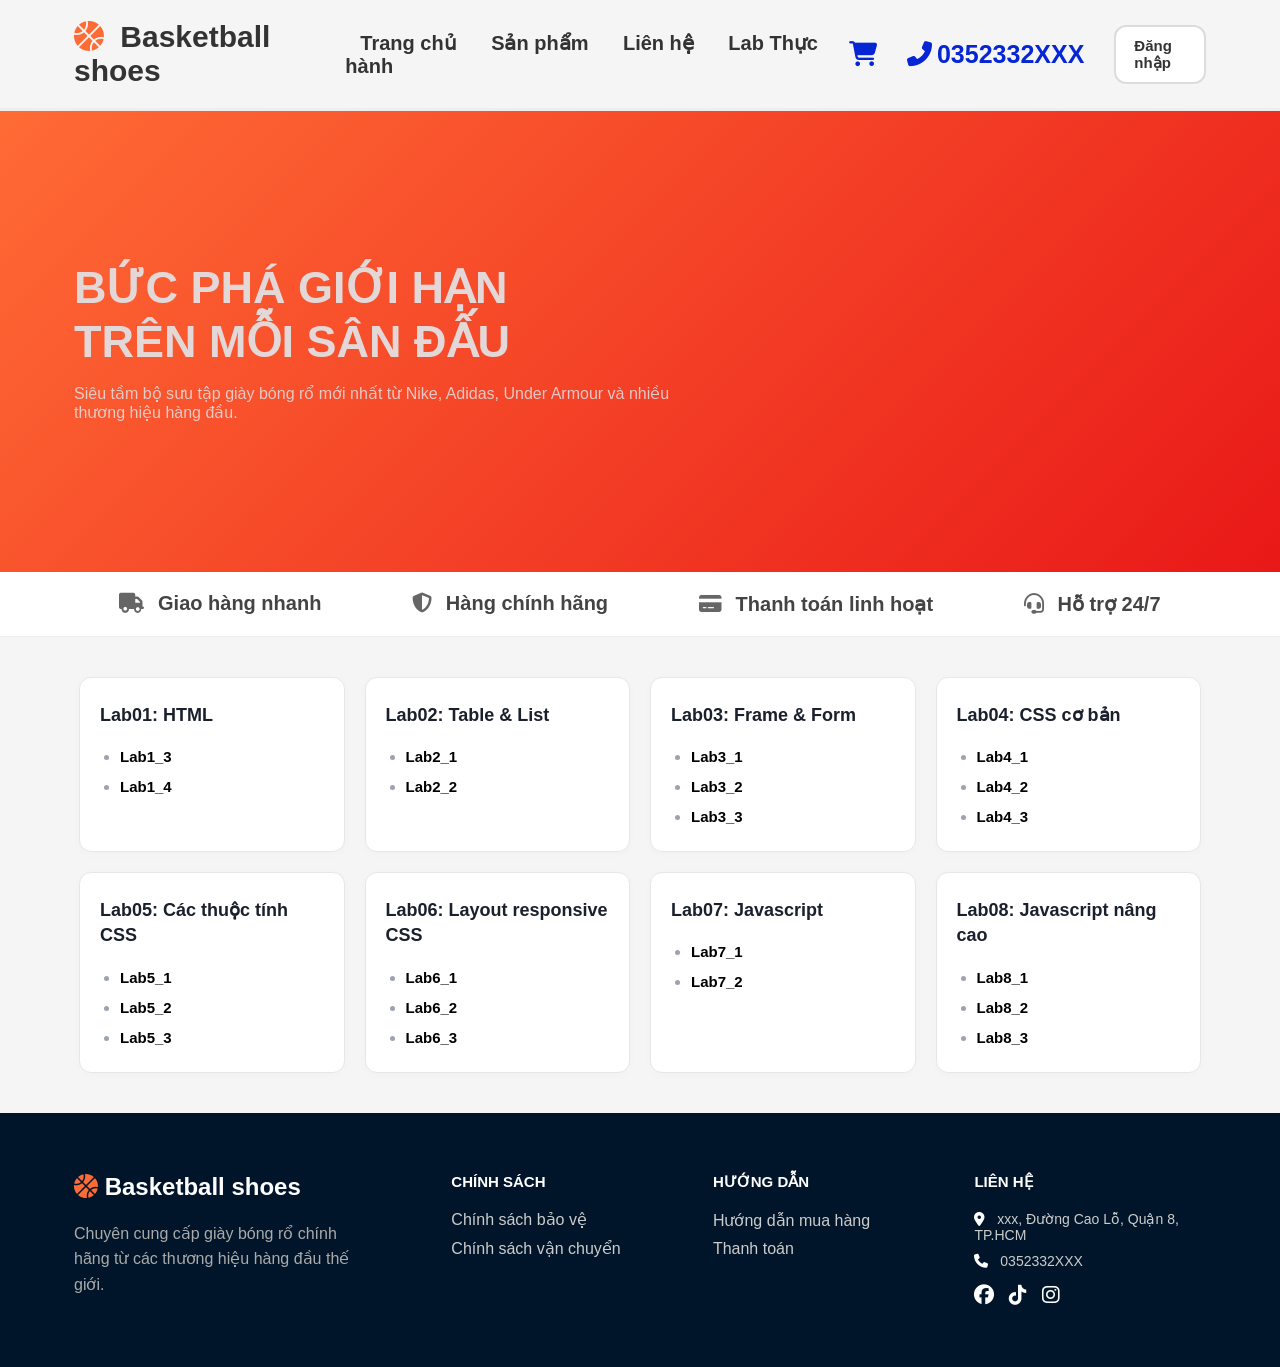
<file: Lab_thuc_thanh.html>
<!DOCTYPE html>
<html lang="vi">
<head>
    <meta charset="UTF-8">
    <meta name="viewport" content="width=device-width, initial-scale=1.0">
    <title>Basketball Shoes - Bứt Phá Giới Hạn</title>
    <!-- Font Awesome cho Icon -->
    <link rel="stylesheet" href="https://cdnjs.cloudflare.com/ajax/libs/font-awesome/6.4.0/css/all.min.css">
    <!-- Link tới file CSS đã biên dịch từ SCSS -->
    <link rel="stylesheet" href="SASS/Lab_Thuc_hanh/lab_thuc_thanh.css">
    
    <!-- Script JavaScript -->
    <script src="js/product.js"></script>
    <script src="js/auth.js"></script>
    <script src="js/index.js"></script>
</head>
<body>

    <!-- ================= SCENE 1: HEADER ================= -->
    <header class="site-header">
        <!-- 1.1 Header Top: Thanh điều hướng & Tiện ích -->
        <div class="header-top">
            <div class="container flex-layout">
                <div class="logo">
                    <i class="fas fa-basketball-ball"></i> Basketball shoes
                </div>
                <nav class="navigation">
                    <a href="#">Trang chủ</a>
                    <a href="product.html">Sản phẩm</a>
                    <a href="contact.html">Liên hệ</a>
                    <a href="Lab_thuc_thanh.html">Lab Thực hành</a>
                </nav>
                <div class="header-tools">
                    
                    <a href="cart.html" class="cart">
                        <i class="fas fa-shopping-cart"></i>
                    </a>
                    <div class="hotline">
                        <i class="fas fa-phone-alt"></i>
                        <span class="phone-number">0352332XXX</span>
                    </div>
                    <div class="account-area" id="accountArea">
                       <a href="login.html" class="btn-login" id="accountBtn">
                            Đăng nhập
                        </a>
                    </div>
                </div>
            </div>
        </div>

        <!-- 1.2 Header Center: Banner Slogan -->
        <div class="header-center">
            <div class="container banner-inner">
                <h1>BỨC PHÁ GIỚI HẠN<br>TRÊN MỖI SÂN ĐẤU</h1>
                <p>Siêu tầm bộ sưu tập giày bóng rổ mới nhất từ Nike, Adidas, Under Armour và nhiều thương hiệu hàng đầu.</p>
            </div>
        </div>

        <!-- 1.3 Header Bot: Thanh cam kết dịch vụ -->
        <div class="header-bot">
            <div class="container commitment-grid">
                <div class="commit-item"><i class="fas fa-truck"></i> Giao hàng nhanh</div>
                <div class="commit-item"><i class="fas fa-shield-alt"></i> Hàng chính hãng</div>
                <div class="commit-item"><i class="fas fa-credit-card"></i> Thanh toán linh hoạt</div>
                <div class="commit-item"><i class="fas fa-headset"></i> Hỗ trợ 24/7</div>
            </div>
        </div>
    </header>

    <!-- ================= SCENE 2: BODY ================= -->
    <main class="container main-body-layout">
        <div class="lab-grid-container">
            <div class="lab-card">
                <h3 class="lab-title">Lab01: HTML</h3>
                <ul class="lab-links">
                    <li><a href="Lab01/Vi_du/lab1_bai3.html">Lab1_3</a></li>
                    <li><a href="Lab01/Vi_du/lab1_bai4.html">Lab1_4</a></li>
                </ul>
            </div>

            <div class="lab-card">
                <h3 class="lab-title">Lab02: Table & List</h3>
                <ul class="lab-links">
                    <li><a href="Lab02/lab02_khung_table.html">Lab2_1</a></li>
                    <li><a href="Lab02/lab02_bai2.html">Lab2_2</a></li>
                </ul>
            </div>

            <div class="lab-card">
                <h3 class="lab-title">Lab03: Frame & Form</h3>
                <ul class="lab-links">
                    <li><a href="Lab03/Lab03/Vi_du_Lab01/index.html">Lab3_1</a></li>
                    <li><a href="Lab03/Lab03/Vi_du_Lab01/lab03_bai1.html">Lab3_2</a></li>
                    <li><a href="Lab03/Lab03/Vi_du_Lab01/lab03_bai2.html">Lab3_3</a></li>
                </ul>
            </div>

            <div class="lab-card">
                <h3 class="lab-title">Lab04: CSS cơ bản</h3>
                <ul class="lab-links">
                    <li><a href="Lab04/Lab04/Vi_du/lab04_bai1.html">Lab4_1</a></li>
                    <li><a href="Lab04/Lab04/Vi_du/lab04_bai2.html">Lab4_2</a></li>
                    <li><a href="Lab04/Lab04/Vi_du/lab04_bai3.html">Lab4_3</a></li>
                </ul>
            </div>

            <div class="lab-card">
                <h3 class="lab-title">Lab05: Các thuộc tính CSS</h3>
                <ul class="lab-links">
                    <li><a href="Lab05/Lab05/Bai_2/lab05_1.html">Lab5_1</a></li>
                    <li><a href="Lab05/Lab05/Vi_du/index.html">Lab5_2</a></li>
                    <li><a href="Lab05/Lab05/Bai_2/lab05_3.html">Lab5_3</a></li>
                </ul>
            </div>

            <div class="lab-card">
                <h3 class="lab-title">Lab06: Layout responsive CSS</h3>
                <ul class="lab-links">
                    <li><a href="Lab06/Lab06/lab06_1.html">Lab6_1</a></li>
                    <li><a href="Lab06/Lab06/Bai_2_Minh_hoa_layout/lab06_bai2.html">Lab6_2</a></li>
                    <li><a href="Lab06/Lab06/Bai_2_Minh_hoa_layout/lab06_bai3.html">Lab6_3</a></li>
                </ul>
            </div>

            <div class="lab-card">
                <h3 class="lab-title">Lab07: Javascript</h3>
                <ul class="lab-links">
                    <li><a href="Lab07/Vi_du/lab7_1.html">Lab7_1</a></li>
                    <li><a href="Lab07/demo_bai_2/lab7_2.html">Lab7_2</a></li>
                </ul>
            </div>

            <div class="lab-card">
                <h3 class="lab-title">Lab08: Javascript nâng cao</h3>
                <ul class="lab-links">
                    <li><a href="Lab08/lab08_json.html">Lab8_1</a></li>
                    <li><a href="Lab08/lab08_slider.html">Lab8_2</a></li>
                    <li><a href="Lab08/lab08_slider_auto.html">Lab8_3</a></li>
                </ul>
            </div>
        </div>
    </main>

    <!-- ================= SCENE 3: FOOTER ================= -->
    <footer class="site-footer">
        <div class="container footer-main-flex">
            <!-- 3.1 Footer Left: Thông tin shop -->
            <div class="footer-left-info">
                <div class="footer-logo">
                    <i class="fas fa-basketball-ball"></i> Basketball shoes
                </div>
                <p class="shop-description">Chuyên cung cấp giày bóng rổ chính hãng từ các thương hiệu hàng đầu thế giới.</p>
            </div>

            <!-- 3.2 Footer Right: Các cột liên kết -->
            <div class="footer-right-links">
                <div class="link-column">
                    <h4>Chính sách</h4>
                    <ul>
                        <li><a href="#">Chính sách bảo vệ</a></li>
                        <li><a href="#">Chính sách vận chuyển</a></li>
                    </ul>
                </div>
                <div class="link-column">
                    <h4>Hướng dẫn</h4>
                    <ul>
                        <li><a href="#">Hướng dẫn mua hàng</a></li>
                        <li><a href="#">Thanh toán</a></li>
                    </ul>
                </div>
                <div class="link-column">
                    <h4>Liên hệ</h4>
                    <p><i class="fas fa-map-marker-alt"></i> xxx, Đường Cao Lỗ, Quận 8, TP.HCM</p>
                    <p><i class="fas fa-phone"></i> 0352332XXX</p>
                    <div class="social-icons">
                        <a href="#"><i class="fab fa-facebook"></i></a>
                        <a href="#"><i class="fab fa-tiktok"></i></a>
                        <a href="#"><i class="fab fa-instagram"></i></a>
                    </div>
                </div>
            </div>
        </div>
    </footer>

    
</body>
</html>
</file>
<file: SASS/index/style.css>
@charset "UTF-8";
* {
  margin: 0;
  padding: 0;
  box-sizing: border-box;
  font-family: "Segoe UI", Tahoma, Geneva, Verdana, sans-serif;
}

html, body {
  height: 100%;
}

body {
  /* Màu xám nhạt tinh tế, không bị quá tối */
  background-color: #f5f5f5;
  display: flex;
  flex-direction: column;
  min-height: 100vh;
}

main {
  flex: 1;
}

.container {
  max-width: 5600px;
  width: 90%;
  margin: 0 auto;
  padding: 0 10px;
}

.site-header .header-top {
  padding: 20px 0;
  border-bottom: 3px solid #eee;
}
.site-header .header-top .flex-layout {
  display: flex;
  justify-content: space-between;
  align-items: center;
}
.site-header .header-top .logo {
  font-size: 30px;
  font-weight: 800;
  color: #333;
}
.site-header .header-top .logo i {
  color: #ff6b35;
  margin-right: 8px;
}
.site-header .header-top .navigation a {
  text-decoration: none;
  color: #333;
  font-size: 20px;
  margin: 0 15px;
  font-weight: 700;
  transition: color 0.3s;
}
.site-header .header-top .navigation a:hover {
  color: #ff6b35;
}
.site-header .header-top .header-tools {
  display: flex;
  align-items: center;
  gap: 30px;
}
.site-header .header-top .header-tools .search-container {
  position: relative;
}
.site-header .header-top .header-tools .search-container input {
  padding: 8px 200px 8px 15px;
  border: 1px solid #ddd;
  border-radius: 20px;
  font-size: 100%;
  background: #f5f5f5;
  outline: none;
}
.site-header .header-top .header-tools .search-container i {
  position: absolute;
  right: 12px;
  top: 50%;
  transform: translateY(-50%);
  color: #888;
}
.site-header .header-top .header-tools .cart, .site-header .header-top .header-tools .hotline {
  display: flex;
  align-items: center;
  gap: 5px;
  color: #0625d5;
  font-size: 25px;
  font-weight: bold;
  text-decoration: none;
}
.site-header .header-top .header-tools .cart i, .site-header .header-top .header-tools .hotline i {
  font-size: 25px;
}
.site-header .header-top .header-tools .btn-login {
  display: inline-flex;
  align-items: center;
  justify-content: center;
  text-decoration: none;
  background: rgb(255, 255, 255);
  border: 2px solid #dcdcdc;
  color: #333;
  padding: 10px 18px;
  border-radius: 12px;
  font-size: 15px;
  font-weight: 700;
  cursor: pointer;
  transition: all 0.3s ease;
}
.site-header .header-top .header-tools .btn-login:hover {
  background: #ff6b35;
  border-color: #ff6b35;
  color: white;
  transform: translateY(-2px);
}
.site-header .header-center {
  background: linear-gradient(135deg, #ff6b35 0%, #e91818 100%);
  padding: 150px 0;
  color: rgb(228, 215, 215);
  text-align: left;
}
.site-header .header-center .banner-inner h1 {
  font-size: 45px;
  line-height: 1.2;
  margin-bottom: 15px;
  font-weight: 800;
}
.site-header .header-center .banner-inner p {
  font-size: 16px;
  opacity: 0.9;
  max-width: 600px;
}
.site-header .header-bot {
  padding: 20px 0;
  border-bottom: 1px solid #eee;
  background: #fff;
}
.site-header .header-bot .commitment-grid {
  display: flex;
  justify-content: space-around;
}
.site-header .header-bot .commitment-grid .commit-item {
  font-size: 20px;
  font-weight: bolder;
  color: #444;
}
.site-header .header-bot .commitment-grid .commit-item i {
  color: #666;
  margin-right: 8px;
}

.main-body-layout {
  display: grid;
  padding: 40px 15px;
}
.main-body-layout .body-content .content-header {
  display: flex;
  justify-content: space-between;
  align-items: flex-start;
  margin-bottom: 30px;
}
.main-body-layout .body-content .content-header .title-block h3 {
  font-size: 22px;
  margin-bottom: 5px;
}
.main-body-layout .body-content .content-header .title-block p {
  color: #777;
  font-size: 14px;
}
.main-body-layout .body-content .content-header .action-block {
  display: flex;
  gap: 10px;
}
.main-body-layout .body-content .content-header .action-block select {
  padding: 8px 12px;
  border: 1px solid #ddd;
  border-radius: 4px;
}
.main-body-layout .body-content .content-header .action-block .btn-view-all {
  background: #eee;
  border: none;
  padding: 8px 15px;
  border-radius: 4px;
  cursor: pointer;
}
.main-body-layout .body-content .content-header .action-block .btn-view-all:hover {
  background: #ddd;
}
.main-body-layout .body-content .product-display-grid {
  display: grid;
  grid-template-columns: repeat(3, 1fr);
  gap: 25px;
}
.main-body-layout .body-content .product-card {
  background: #fff;
  border: 1px solid #eee;
  border-radius: 8px;
  padding: 10px;
  transition: transform 0.3s;
  display: flex;
  flex-direction: column;
  height: 100%;
}
.main-body-layout .body-content .product-card:hover {
  transform: translateY(-5px);
  box-shadow: 0 5px 15px rgba(0, 0, 0, 0.1);
}
.main-body-layout .body-content .product-card .card-image-wrap {
  position: relative;
  width: 100%;
  padding-top: 55%;
  overflow: hidden;
}
.main-body-layout .body-content .product-card .card-image-wrap .badge {
  position: absolute;
  top: 10px;
  left: 10px;
  z-index: 10;
  padding: 5px 5px;
  border-radius: 10px;
  font-size: 12px;
  font-weight: bold;
  color: #fff;
}
.main-body-layout .body-content .product-card .card-image-wrap .badge-new {
  background-color: #28a745;
}
.main-body-layout .body-content .product-card .card-image-wrap .badge-discount {
  background-color: #ff6b35;
}
.main-body-layout .body-content .product-card .card-image-wrap img {
  position: absolute;
  top: 0;
  left: 0;
  width: 100%;
  height: 100%;
  -o-object-fit: cover;
     object-fit: cover;
  background: #f8f8f8;
}
.main-body-layout .body-content .product-card .card-info {
  display: flex;
  flex-direction: column;
  flex-grow: 1;
  margin-top: 12px;
}
.main-body-layout .body-content .product-card .product-title {
  font-size: 15px;
  color: #333;
  display: -webkit-box;
  height: 40px;
  overflow: hidden;
  display: -webkit-box;
  -webkit-line-clamp: 2;
  -webkit-box-orient: vertical;
  margin-bottom: 8px;
}
.main-body-layout .body-content .product-card .product-price {
  margin-top: auto;
}
.main-body-layout .body-content .product-card .product-price .price-current {
  color: #ff6b35;
  font-weight: bold;
  font-size: 16px;
  margin-right: 10px;
}
.main-body-layout .body-content .product-card .product-price .price-old {
  color: #aaa;
  text-decoration: line-through;
  font-size: 14px;
}
.main-body-layout .body-content .product-card .product-link {
  text-decoration: none;
  color: inherit;
  display: block;
}

.site-footer {
  background: #001529;
  color: white;
  padding: 60px 0;
}
.site-footer .footer-main-flex {
  display: flex;
  justify-content: space-between;
}
.site-footer .footer-left-info {
  flex: 1;
}
.site-footer .footer-left-info .footer-logo {
  font-size: 24px;
  font-weight: bold;
  margin-bottom: 20px;
}
.site-footer .footer-left-info .footer-logo i {
  color: #ff6b35;
}
.site-footer .footer-left-info .shop-description {
  color: #aaa;
  line-height: 1.6;
  max-width: 300px;
}
.site-footer .footer-right-links {
  flex: 2;
  display: grid;
  grid-template-columns: repeat(3, 1fr);
  gap: 30px;
}
.site-footer .footer-right-links .link-column h4 {
  text-transform: uppercase;
  margin-bottom: 20px;
  font-size: 15px;
}
.site-footer .footer-right-links .link-column ul {
  list-style: none;
}
.site-footer .footer-right-links .link-column ul li {
  margin-bottom: 10px;
}
.site-footer .footer-right-links .link-column ul li a {
  color: #ccc;
  text-decoration: none;
}
.site-footer .footer-right-links .link-column ul li a:hover {
  color: #ff6b35;
}
.site-footer .footer-right-links .link-column p {
  color: #ccc;
  margin-bottom: 10px;
  font-size: 14px;
}
.site-footer .footer-right-links .link-column p i {
  margin-right: 8px;
  color: #fff;
}
.site-footer .footer-right-links .link-column .social-icons {
  margin-top: 15px;
  display: flex;
  gap: 15px;
}
.site-footer .footer-right-links .link-column .social-icons a {
  color: white;
  font-size: 20px;
  transition: 0.3s;
}
.site-footer .footer-right-links .link-column .social-icons a:hover {
  color: #ff6b35;
}

@media (max-width: 992px) {
  .main-body-layout {
    grid-template-columns: 1fr;
  }
  .footer-main-flex {
    flex-direction: column;
    gap: 40px;
  }
  .site-header .header-top .navigation {
    display: none;
  }
}
.account-link {
  text-decoration: none;
  color: #333;
  font-size: 20px;
  font-weight: 700;
  transition: 0.3s;
}
.account-link:hover {
  color: #ff6b35;
}/*# sourceMappingURL=style.css.map */
</file>
<file: Lab08/Vi_du_2/css/elegant-icons.css>
@font-face {
	font-family: 'ElegantIcons';
	src:url('../fonts/ElegantIcons.eot');
	src:url('../fonts/ElegantIcons.eot?#iefix') format('embedded-opentype'),
		url('../fonts/ElegantIcons.woff') format('woff'),
		url('../fonts/ElegantIcons.ttf') format('truetype'),
		url('../fonts/ElegantIcons.svg#ElegantIcons') format('svg');
	font-weight: normal;
	font-style: normal;
}

/* Use the following CSS code if you want to use data attributes for inserting your icons */
[data-icon]:before {
	font-family: 'ElegantIcons';
	content: attr(data-icon);
	speak: none;
	font-weight: normal;
	font-variant: normal;
	text-transform: none;
	line-height: 1;
	-webkit-font-smoothing: antialiased;
	-moz-osx-font-smoothing: grayscale;
}

/* Use the following CSS code if you want to have a class per icon */
/*
Instead of a list of all class selectors,
you can use the generic selector below, but it's slower:
[class*="your-class-prefix"] {
*/
.arrow_up, .arrow_down, .arrow_left, .arrow_right, .arrow_left-up, .arrow_right-up, .arrow_right-down, .arrow_left-down, .arrow-up-down, .arrow_up-down_alt, .arrow_left-right_alt, .arrow_left-right, .arrow_expand_alt2, .arrow_expand_alt, .arrow_condense, .arrow_expand, .arrow_move, .arrow_carrot-up, .arrow_carrot-down, .arrow_carrot-left, .arrow_carrot-right, .arrow_carrot-2up, .arrow_carrot-2down, .arrow_carrot-2left, .arrow_carrot-2right, .arrow_carrot-up_alt2, .arrow_carrot-down_alt2, .arrow_carrot-left_alt2, .arrow_carrot-right_alt2, .arrow_carrot-2up_alt2, .arrow_carrot-2down_alt2, .arrow_carrot-2left_alt2, .arrow_carrot-2right_alt2, .arrow_triangle-up, .arrow_triangle-down, .arrow_triangle-left, .arrow_triangle-right, .arrow_triangle-up_alt2, .arrow_triangle-down_alt2, .arrow_triangle-left_alt2, .arrow_triangle-right_alt2, .arrow_back, .icon_minus-06, .icon_plus, .icon_close, .icon_check, .icon_minus_alt2, .icon_plus_alt2, .icon_close_alt2, .icon_check_alt2, .icon_zoom-out_alt, .icon_zoom-in_alt, .icon_search, .icon_box-empty, .icon_box-selected, .icon_minus-box, .icon_plus-box, .icon_box-checked, .icon_circle-empty, .icon_circle-slelected, .icon_stop_alt2, .icon_stop, .icon_pause_alt2, .icon_pause, .icon_menu, .icon_menu-square_alt2, .icon_menu-circle_alt2, .icon_ul, .icon_ol, .icon_adjust-horiz, .icon_adjust-vert, .icon_document_alt, .icon_documents_alt, .icon_pencil, .icon_pencil-edit_alt, .icon_pencil-edit, .icon_folder-alt, .icon_folder-open_alt, .icon_folder-add_alt, .icon_info_alt, .icon_error-oct_alt, .icon_error-circle_alt, .icon_error-triangle_alt, .icon_question_alt2, .icon_question, .icon_comment_alt, .icon_chat_alt, .icon_vol-mute_alt, .icon_volume-low_alt, .icon_volume-high_alt, .icon_quotations, .icon_quotations_alt2, .icon_clock_alt, .icon_lock_alt, .icon_lock-open_alt, .icon_key_alt, .icon_cloud_alt, .icon_cloud-upload_alt, .icon_cloud-download_alt, .icon_image, .icon_images, .icon_lightbulb_alt, .icon_gift_alt, .icon_house_alt, .icon_genius, .icon_mobile, .icon_tablet, .icon_laptop, .icon_desktop, .icon_camera_alt, .icon_mail_alt, .icon_cone_alt, .icon_ribbon_alt, .icon_bag_alt, .icon_creditcard, .icon_cart_alt, .icon_paperclip, .icon_tag_alt, .icon_tags_alt, .icon_trash_alt, .icon_cursor_alt, .icon_mic_alt, .icon_compass_alt, .icon_pin_alt, .icon_pushpin_alt, .icon_map_alt, .icon_drawer_alt, .icon_toolbox_alt, .icon_book_alt, .icon_calendar, .icon_film, .icon_table, .icon_contacts_alt, .icon_headphones, .icon_lifesaver, .icon_piechart, .icon_refresh, .icon_link_alt, .icon_link, .icon_loading, .icon_blocked, .icon_archive_alt, .icon_heart_alt, .icon_star_alt, .icon_star-half_alt, .icon_star, .icon_star-half, .icon_tools, .icon_tool, .icon_cog, .icon_cogs, .arrow_up_alt, .arrow_down_alt, .arrow_left_alt, .arrow_right_alt, .arrow_left-up_alt, .arrow_right-up_alt, .arrow_right-down_alt, .arrow_left-down_alt, .arrow_condense_alt, .arrow_expand_alt3, .arrow_carrot_up_alt, .arrow_carrot-down_alt, .arrow_carrot-left_alt, .arrow_carrot-right_alt, .arrow_carrot-2up_alt, .arrow_carrot-2dwnn_alt, .arrow_carrot-2left_alt, .arrow_carrot-2right_alt, .arrow_triangle-up_alt, .arrow_triangle-down_alt, .arrow_triangle-left_alt, .arrow_triangle-right_alt, .icon_minus_alt, .icon_plus_alt, .icon_close_alt, .icon_check_alt, .icon_zoom-out, .icon_zoom-in, .icon_stop_alt, .icon_menu-square_alt, .icon_menu-circle_alt, .icon_document, .icon_documents, .icon_pencil_alt, .icon_folder, .icon_folder-open, .icon_folder-add, .icon_folder_upload, .icon_folder_download, .icon_info, .icon_error-circle, .icon_error-oct, .icon_error-triangle, .icon_question_alt, .icon_comment, .icon_chat, .icon_vol-mute, .icon_volume-low, .icon_volume-high, .icon_quotations_alt, .icon_clock, .icon_lock, .icon_lock-open, .icon_key, .icon_cloud, .icon_cloud-upload, .icon_cloud-download, .icon_lightbulb, .icon_gift, .icon_house, .icon_camera, .icon_mail, .icon_cone, .icon_ribbon, .icon_bag, .icon_cart, .icon_tag, .icon_tags, .icon_trash, .icon_cursor, .icon_mic, .icon_compass, .icon_pin, .icon_pushpin, .icon_map, .icon_drawer, .icon_toolbox, .icon_book, .icon_contacts, .icon_archive, .icon_heart, .icon_profile, .icon_group, .icon_grid-2x2, .icon_grid-3x3, .icon_music, .icon_pause_alt, .icon_phone, .icon_upload, .icon_download, .social_facebook, .social_twitter, .social_pinterest, .social_googleplus, .social_tumblr, .social_tumbleupon, .social_wordpress, .social_instagram, .social_dribbble, .social_vimeo, .social_linkedin, .social_rss, .social_deviantart, .social_share, .social_myspace, .social_skype, .social_youtube, .social_picassa, .social_googledrive, .social_flickr, .social_blogger, .social_spotify, .social_delicious, .social_facebook_circle, .social_twitter_circle, .social_pinterest_circle, .social_googleplus_circle, .social_tumblr_circle, .social_stumbleupon_circle, .social_wordpress_circle, .social_instagram_circle, .social_dribbble_circle, .social_vimeo_circle, .social_linkedin_circle, .social_rss_circle, .social_deviantart_circle, .social_share_circle, .social_myspace_circle, .social_skype_circle, .social_youtube_circle, .social_picassa_circle, .social_googledrive_alt2, .social_flickr_circle, .social_blogger_circle, .social_spotify_circle, .social_delicious_circle, .social_facebook_square, .social_twitter_square, .social_pinterest_square, .social_googleplus_square, .social_tumblr_square, .social_stumbleupon_square, .social_wordpress_square, .social_instagram_square, .social_dribbble_square, .social_vimeo_square, .social_linkedin_square, .social_rss_square, .social_deviantart_square, .social_share_square, .social_myspace_square, .social_skype_square, .social_youtube_square, .social_picassa_square, .social_googledrive_square, .social_flickr_square, .social_blogger_square, .social_spotify_square, .social_delicious_square, .icon_printer, .icon_calulator, .icon_building, .icon_floppy, .icon_drive, .icon_search-2, .icon_id, .icon_id-2, .icon_puzzle, .icon_like, .icon_dislike, .icon_mug, .icon_currency, .icon_wallet, .icon_pens, .icon_easel, .icon_flowchart, .icon_datareport, .icon_briefcase, .icon_shield, .icon_percent, .icon_globe, .icon_globe-2, .icon_target, .icon_hourglass, .icon_balance, .icon_rook, .icon_printer-alt, .icon_calculator_alt, .icon_building_alt, .icon_floppy_alt, .icon_drive_alt, .icon_search_alt, .icon_id_alt, .icon_id-2_alt, .icon_puzzle_alt, .icon_like_alt, .icon_dislike_alt, .icon_mug_alt, .icon_currency_alt, .icon_wallet_alt, .icon_pens_alt, .icon_easel_alt, .icon_flowchart_alt, .icon_datareport_alt, .icon_briefcase_alt, .icon_shield_alt, .icon_percent_alt, .icon_globe_alt, .icon_clipboard {
	font-family: 'ElegantIcons';
	speak: none;
	font-style: normal;
	font-weight: normal;
	font-variant: normal;
	text-transform: none;
	line-height: 1;
	-webkit-font-smoothing: antialiased;
}
.arrow_up:before {
	content: "\21";
}
.arrow_down:before {
	content: "\22";
}
.arrow_left:before {
	content: "\23";
}
.arrow_right:before {
	content: "\24";
}
.arrow_left-up:before {
	content: "\25";
}
.arrow_right-up:before {
	content: "\26";
}
.arrow_right-down:before {
	content: "\27";
}
.arrow_left-down:before {
	content: "\28";
}
.arrow-up-down:before {
	content: "\29";
}
.arrow_up-down_alt:before {
	content: "\2a";
}
.arrow_left-right_alt:before {
	content: "\2b";
}
.arrow_left-right:before {
	content: "\2c";
}
.arrow_expand_alt2:before {
	content: "\2d";
}
.arrow_expand_alt:before {
	content: "\2e";
}
.arrow_condense:before {
	content: "\2f";
}
.arrow_expand:before {
	content: "\30";
}
.arrow_move:before {
	content: "\31";
}
.arrow_carrot-up:before {
	content: "\32";
}
.arrow_carrot-down:before {
	content: "\33";
}
.arrow_carrot-left:before {
	content: "\34";
}
.arrow_carrot-right:before {
	content: "\35";
}
.arrow_carrot-2up:before {
	content: "\36";
}
.arrow_carrot-2down:before {
	content: "\37";
}
.arrow_carrot-2left:before {
	content: "\38";
}
.arrow_carrot-2right:before {
	content: "\39";
}
.arrow_carrot-up_alt2:before {
	content: "\3a";
}
.arrow_carrot-down_alt2:before {
	content: "\3b";
}
.arrow_carrot-left_alt2:before {
	content: "\3c";
}
.arrow_carrot-right_alt2:before {
	content: "\3d";
}
.arrow_carrot-2up_alt2:before {
	content: "\3e";
}
.arrow_carrot-2down_alt2:before {
	content: "\3f";
}
.arrow_carrot-2left_alt2:before {
	content: "\40";
}
.arrow_carrot-2right_alt2:before {
	content: "\41";
}
.arrow_triangle-up:before {
	content: "\42";
}
.arrow_triangle-down:before {
	content: "\43";
}
.arrow_triangle-left:before {
	content: "\44";
}
.arrow_triangle-right:before {
	content: "\45";
}
.arrow_triangle-up_alt2:before {
	content: "\46";
}
.arrow_triangle-down_alt2:before {
	content: "\47";
}
.arrow_triangle-left_alt2:before {
	content: "\48";
}
.arrow_triangle-right_alt2:before {
	content: "\49";
}
.arrow_back:before {
	content: "\4a";
}
.icon_minus-06:before {
	content: "\4b";
}
.icon_plus:before {
	content: "\4c";
}
.icon_close:before {
	content: "\4d";
}
.icon_check:before {
	content: "\4e";
}
.icon_minus_alt2:before {
	content: "\4f";
}
.icon_plus_alt2:before {
	content: "\50";
}
.icon_close_alt2:before {
	content: "\51";
}
.icon_check_alt2:before {
	content: "\52";
}
.icon_zoom-out_alt:before {
	content: "\53";
}
.icon_zoom-in_alt:before {
	content: "\54";
}
.icon_search:before {
	content: "\55";
}
.icon_box-empty:before {
	content: "\56";
}
.icon_box-selected:before {
	content: "\57";
}
.icon_minus-box:before {
	content: "\58";
}
.icon_plus-box:before {
	content: "\59";
}
.icon_box-checked:before {
	content: "\5a";
}
.icon_circle-empty:before {
	content: "\5b";
}
.icon_circle-slelected:before {
	content: "\5c";
}
.icon_stop_alt2:before {
	content: "\5d";
}
.icon_stop:before {
	content: "\5e";
}
.icon_pause_alt2:before {
	content: "\5f";
}
.icon_pause:before {
	content: "\60";
}
.icon_menu:before {
	content: "\61";
}
.icon_menu-square_alt2:before {
	content: "\62";
}
.icon_menu-circle_alt2:before {
	content: "\63";
}
.icon_ul:before {
	content: "\64";
}
.icon_ol:before {
	content: "\65";
}
.icon_adjust-horiz:before {
	content: "\66";
}
.icon_adjust-vert:before {
	content: "\67";
}
.icon_document_alt:before {
	content: "\68";
}
.icon_documents_alt:before {
	content: "\69";
}
.icon_pencil:before {
	content: "\6a";
}
.icon_pencil-edit_alt:before {
	content: "\6b";
}
.icon_pencil-edit:before {
	content: "\6c";
}
.icon_folder-alt:before {
	content: "\6d";
}
.icon_folder-open_alt:before {
	content: "\6e";
}
.icon_folder-add_alt:before {
	content: "\6f";
}
.icon_info_alt:before {
	content: "\70";
}
.icon_error-oct_alt:before {
	content: "\71";
}
.icon_error-circle_alt:before {
	content: "\72";
}
.icon_error-triangle_alt:before {
	content: "\73";
}
.icon_question_alt2:before {
	content: "\74";
}
.icon_question:before {
	content: "\75";
}
.icon_comment_alt:before {
	content: "\76";
}
.icon_chat_alt:before {
	content: "\77";
}
.icon_vol-mute_alt:before {
	content: "\78";
}
.icon_volume-low_alt:before {
	content: "\79";
}
.icon_volume-high_alt:before {
	content: "\7a";
}
.icon_quotations:before {
	content: "\7b";
}
.icon_quotations_alt2:before {
	content: "\7c";
}
.icon_clock_alt:before {
	content: "\7d";
}
.icon_lock_alt:before {
	content: "\7e";
}
.icon_lock-open_alt:before {
	content: "\e000";
}
.icon_key_alt:before {
	content: "\e001";
}
.icon_cloud_alt:before {
	content: "\e002";
}
.icon_cloud-upload_alt:before {
	content: "\e003";
}
.icon_cloud-download_alt:before {
	content: "\e004";
}
.icon_image:before {
	content: "\e005";
}
.icon_images:before {
	content: "\e006";
}
.icon_lightbulb_alt:before {
	content: "\e007";
}
.icon_gift_alt:before {
	content: "\e008";
}
.icon_house_alt:before {
	content: "\e009";
}
.icon_genius:before {
	content: "\e00a";
}
.icon_mobile:before {
	content: "\e00b";
}
.icon_tablet:before {
	content: "\e00c";
}
.icon_laptop:before {
	content: "\e00d";
}
.icon_desktop:before {
	content: "\e00e";
}
.icon_camera_alt:before {
	content: "\e00f";
}
.icon_mail_alt:before {
	content: "\e010";
}
.icon_cone_alt:before {
	content: "\e011";
}
.icon_ribbon_alt:before {
	content: "\e012";
}
.icon_bag_alt:before {
	content: "\e013";
}
.icon_creditcard:before {
	content: "\e014";
}
.icon_cart_alt:before {
	content: "\e015";
}
.icon_paperclip:before {
	content: "\e016";
}
.icon_tag_alt:before {
	content: "\e017";
}
.icon_tags_alt:before {
	content: "\e018";
}
.icon_trash_alt:before {
	content: "\e019";
}
.icon_cursor_alt:before {
	content: "\e01a";
}
.icon_mic_alt:before {
	content: "\e01b";
}
.icon_compass_alt:before {
	content: "\e01c";
}
.icon_pin_alt:before {
	content: "\e01d";
}
.icon_pushpin_alt:before {
	content: "\e01e";
}
.icon_map_alt:before {
	content: "\e01f";
}
.icon_drawer_alt:before {
	content: "\e020";
}
.icon_toolbox_alt:before {
	content: "\e021";
}
.icon_book_alt:before {
	content: "\e022";
}
.icon_calendar:before {
	content: "\e023";
}
.icon_film:before {
	content: "\e024";
}
.icon_table:before {
	content: "\e025";
}
.icon_contacts_alt:before {
	content: "\e026";
}
.icon_headphones:before {
	content: "\e027";
}
.icon_lifesaver:before {
	content: "\e028";
}
.icon_piechart:before {
	content: "\e029";
}
.icon_refresh:before {
	content: "\e02a";
}
.icon_link_alt:before {
	content: "\e02b";
}
.icon_link:before {
	content: "\e02c";
}
.icon_loading:before {
	content: "\e02d";
}
.icon_blocked:before {
	content: "\e02e";
}
.icon_archive_alt:before {
	content: "\e02f";
}
.icon_heart_alt:before {
	content: "\e030";
}
.icon_star_alt:before {
	content: "\e031";
}
.icon_star-half_alt:before {
	content: "\e032";
}
.icon_star:before {
	content: "\e033";
}
.icon_star-half:before {
	content: "\e034";
}
.icon_tools:before {
	content: "\e035";
}
.icon_tool:before {
	content: "\e036";
}
.icon_cog:before {
	content: "\e037";
}
.icon_cogs:before {
	content: "\e038";
}
.arrow_up_alt:before {
	content: "\e039";
}
.arrow_down_alt:before {
	content: "\e03a";
}
.arrow_left_alt:before {
	content: "\e03b";
}
.arrow_right_alt:before {
	content: "\e03c";
}
.arrow_left-up_alt:before {
	content: "\e03d";
}
.arrow_right-up_alt:before {
	content: "\e03e";
}
.arrow_right-down_alt:before {
	content: "\e03f";
}
.arrow_left-down_alt:before {
	content: "\e040";
}
.arrow_condense_alt:before {
	content: "\e041";
}
.arrow_expand_alt3:before {
	content: "\e042";
}
.arrow_carrot_up_alt:before {
	content: "\e043";
}
.arrow_carrot-down_alt:before {
	content: "\e044";
}
.arrow_carrot-left_alt:before {
	content: "\e045";
}
.arrow_carrot-right_alt:before {
	content: "\e046";
}
.arrow_carrot-2up_alt:before {
	content: "\e047";
}
.arrow_carrot-2dwnn_alt:before {
	content: "\e048";
}
.arrow_carrot-2left_alt:before {
	content: "\e049";
}
.arrow_carrot-2right_alt:before {
	content: "\e04a";
}
.arrow_triangle-up_alt:before {
	content: "\e04b";
}
.arrow_triangle-down_alt:before {
	content: "\e04c";
}
.arrow_triangle-left_alt:before {
	content: "\e04d";
}
.arrow_triangle-right_alt:before {
	content: "\e04e";
}
.icon_minus_alt:before {
	content: "\e04f";
}
.icon_plus_alt:before {
	content: "\e050";
}
.icon_close_alt:before {
	content: "\e051";
}
.icon_check_alt:before {
	content: "\e052";
}
.icon_zoom-out:before {
	content: "\e053";
}
.icon_zoom-in:before {
	content: "\e054";
}
.icon_stop_alt:before {
	content: "\e055";
}
.icon_menu-square_alt:before {
	content: "\e056";
}
.icon_menu-circle_alt:before {
	content: "\e057";
}
.icon_document:before {
	content: "\e058";
}
.icon_documents:before {
	content: "\e059";
}
.icon_pencil_alt:before {
	content: "\e05a";
}
.icon_folder:before {
	content: "\e05b";
}
.icon_folder-open:before {
	content: "\e05c";
}
.icon_folder-add:before {
	content: "\e05d";
}
.icon_folder_upload:before {
	content: "\e05e";
}
.icon_folder_download:before {
	content: "\e05f";
}
.icon_info:before {
	content: "\e060";
}
.icon_error-circle:before {
	content: "\e061";
}
.icon_error-oct:before {
	content: "\e062";
}
.icon_error-triangle:before {
	content: "\e063";
}
.icon_question_alt:before {
	content: "\e064";
}
.icon_comment:before {
	content: "\e065";
}
.icon_chat:before {
	content: "\e066";
}
.icon_vol-mute:before {
	content: "\e067";
}
.icon_volume-low:before {
	content: "\e068";
}
.icon_volume-high:before {
	content: "\e069";
}
.icon_quotations_alt:before {
	content: "\e06a";
}
.icon_clock:before {
	content: "\e06b";
}
.icon_lock:before {
	content: "\e06c";
}
.icon_lock-open:before {
	content: "\e06d";
}
.icon_key:before {
	content: "\e06e";
}
.icon_cloud:before {
	content: "\e06f";
}
.icon_cloud-upload:before {
	content: "\e070";
}
.icon_cloud-download:before {
	content: "\e071";
}
.icon_lightbulb:before {
	content: "\e072";
}
.icon_gift:before {
	content: "\e073";
}
.icon_house:before {
	content: "\e074";
}
.icon_camera:before {
	content: "\e075";
}
.icon_mail:before {
	content: "\e076";
}
.icon_cone:before {
	content: "\e077";
}
.icon_ribbon:before {
	content: "\e078";
}
.icon_bag:before {
	content: "\e079";
}
.icon_cart:before {
	content: "\e07a";
}
.icon_tag:before {
	content: "\e07b";
}
.icon_tags:before {
	content: "\e07c";
}
.icon_trash:before {
	content: "\e07d";
}
.icon_cursor:before {
	content: "\e07e";
}
.icon_mic:before {
	content: "\e07f";
}
.icon_compass:before {
	content: "\e080";
}
.icon_pin:before {
	content: "\e081";
}
.icon_pushpin:before {
	content: "\e082";
}
.icon_map:before {
	content: "\e083";
}
.icon_drawer:before {
	content: "\e084";
}
.icon_toolbox:before {
	content: "\e085";
}
.icon_book:before {
	content: "\e086";
}
.icon_contacts:before {
	content: "\e087";
}
.icon_archive:before {
	content: "\e088";
}
.icon_heart:before {
	content: "\e089";
}
.icon_profile:before {
	content: "\e08a";
}
.icon_group:before {
	content: "\e08b";
}
.icon_grid-2x2:before {
	content: "\e08c";
}
.icon_grid-3x3:before {
	content: "\e08d";
}
.icon_music:before {
	content: "\e08e";
}
.icon_pause_alt:before {
	content: "\e08f";
}
.icon_phone:before {
	content: "\e090";
}
.icon_upload:before {
	content: "\e091";
}
.icon_download:before {
	content: "\e092";
}
.social_facebook:before {
	content: "\e093";
}
.social_twitter:before {
	content: "\e094";
}
.social_pinterest:before {
	content: "\e095";
}
.social_googleplus:before {
	content: "\e096";
}
.social_tumblr:before {
	content: "\e097";
}
.social_tumbleupon:before {
	content: "\e098";
}
.social_wordpress:before {
	content: "\e099";
}
.social_instagram:before {
	content: "\e09a";
}
.social_dribbble:before {
	content: "\e09b";
}
.social_vimeo:before {
	content: "\e09c";
}
.social_linkedin:before {
	content: "\e09d";
}
.social_rss:before {
	content: "\e09e";
}
.social_deviantart:before {
	content: "\e09f";
}
.social_share:before {
	content: "\e0a0";
}
.social_myspace:before {
	content: "\e0a1";
}
.social_skype:before {
	content: "\e0a2";
}
.social_youtube:before {
	content: "\e0a3";
}
.social_picassa:before {
	content: "\e0a4";
}
.social_googledrive:before {
	content: "\e0a5";
}
.social_flickr:before {
	content: "\e0a6";
}
.social_blogger:before {
	content: "\e0a7";
}
.social_spotify:before {
	content: "\e0a8";
}
.social_delicious:before {
	content: "\e0a9";
}
.social_facebook_circle:before {
	content: "\e0aa";
}
.social_twitter_circle:before {
	content: "\e0ab";
}
.social_pinterest_circle:before {
	content: "\e0ac";
}
.social_googleplus_circle:before {
	content: "\e0ad";
}
.social_tumblr_circle:before {
	content: "\e0ae";
}
.social_stumbleupon_circle:before {
	content: "\e0af";
}
.social_wordpress_circle:before {
	content: "\e0b0";
}
.social_instagram_circle:before {
	content: "\e0b1";
}
.social_dribbble_circle:before {
	content: "\e0b2";
}
.social_vimeo_circle:before {
	content: "\e0b3";
}
.social_linkedin_circle:before {
	content: "\e0b4";
}
.social_rss_circle:before {
	content: "\e0b5";
}
.social_deviantart_circle:before {
	content: "\e0b6";
}
.social_share_circle:before {
	content: "\e0b7";
}
.social_myspace_circle:before {
	content: "\e0b8";
}
.social_skype_circle:before {
	content: "\e0b9";
}
.social_youtube_circle:before {
	content: "\e0ba";
}
.social_picassa_circle:before {
	content: "\e0bb";
}
.social_googledrive_alt2:before {
	content: "\e0bc";
}
.social_flickr_circle:before {
	content: "\e0bd";
}
.social_blogger_circle:before {
	content: "\e0be";
}
.social_spotify_circle:before {
	content: "\e0bf";
}
.social_delicious_circle:before {
	content: "\e0c0";
}
.social_facebook_square:before {
	content: "\e0c1";
}
.social_twitter_square:before {
	content: "\e0c2";
}
.social_pinterest_square:before {
	content: "\e0c3";
}
.social_googleplus_square:before {
	content: "\e0c4";
}
.social_tumblr_square:before {
	content: "\e0c5";
}
.social_stumbleupon_square:before {
	content: "\e0c6";
}
.social_wordpress_square:before {
	content: "\e0c7";
}
.social_instagram_square:before {
	content: "\e0c8";
}
.social_dribbble_square:before {
	content: "\e0c9";
}
.social_vimeo_square:before {
	content: "\e0ca";
}
.social_linkedin_square:before {
	content: "\e0cb";
}
.social_rss_square:before {
	content: "\e0cc";
}
.social_deviantart_square:before {
	content: "\e0cd";
}
.social_share_square:before {
	content: "\e0ce";
}
.social_myspace_square:before {
	content: "\e0cf";
}
.social_skype_square:before {
	content: "\e0d0";
}
.social_youtube_square:before {
	content: "\e0d1";
}
.social_picassa_square:before {
	content: "\e0d2";
}
.social_googledrive_square:before {
	content: "\e0d3";
}
.social_flickr_square:before {
	content: "\e0d4";
}
.social_blogger_square:before {
	content: "\e0d5";
}
.social_spotify_square:before {
	content: "\e0d6";
}
.social_delicious_square:before {
	content: "\e0d7";
}
.icon_printer:before {
	content: "\e103";
}
.icon_calulator:before {
	content: "\e0ee";
}
.icon_building:before {
	content: "\e0ef";
}
.icon_floppy:before {
	content: "\e0e8";
}
.icon_drive:before {
	content: "\e0ea";
}
.icon_search-2:before {
	content: "\e101";
}
.icon_id:before {
	content: "\e107";
}
.icon_id-2:before {
	content: "\e108";
}
.icon_puzzle:before {
	content: "\e102";
}
.icon_like:before {
	content: "\e106";
}
.icon_dislike:before {
	content: "\e0eb";
}
.icon_mug:before {
	content: "\e105";
}
.icon_currency:before {
	content: "\e0ed";
}
.icon_wallet:before {
	content: "\e100";
}
.icon_pens:before {
	content: "\e104";
}
.icon_easel:before {
	content: "\e0e9";
}
.icon_flowchart:before {
	content: "\e109";
}
.icon_datareport:before {
	content: "\e0ec";
}
.icon_briefcase:before {
	content: "\e0fe";
}
.icon_shield:before {
	content: "\e0f6";
}
.icon_percent:before {
	content: "\e0fb";
}
.icon_globe:before {
	content: "\e0e2";
}
.icon_globe-2:before {
	content: "\e0e3";
}
.icon_target:before {
	content: "\e0f5";
}
.icon_hourglass:before {
	content: "\e0e1";
}
.icon_balance:before {
	content: "\e0ff";
}
.icon_rook:before {
	content: "\e0f8";
}
.icon_printer-alt:before {
	content: "\e0fa";
}
.icon_calculator_alt:before {
	content: "\e0e7";
}
.icon_building_alt:before {
	content: "\e0fd";
}
.icon_floppy_alt:before {
	content: "\e0e4";
}
.icon_drive_alt:before {
	content: "\e0e5";
}
.icon_search_alt:before {
	content: "\e0f7";
}
.icon_id_alt:before {
	content: "\e0e0";
}
.icon_id-2_alt:before {
	content: "\e0fc";
}
.icon_puzzle_alt:before {
	content: "\e0f9";
}
.icon_like_alt:before {
	content: "\e0dd";
}
.icon_dislike_alt:before {
	content: "\e0f1";
}
.icon_mug_alt:before {
	content: "\e0dc";
}
.icon_currency_alt:before {
	content: "\e0f3";
}
.icon_wallet_alt:before {
	content: "\e0d8";
}
.icon_pens_alt:before {
	content: "\e0db";
}
.icon_easel_alt:before {
	content: "\e0f0";
}
.icon_flowchart_alt:before {
	content: "\e0df";
}
.icon_datareport_alt:before {
	content: "\e0f2";
}
.icon_briefcase_alt:before {
	content: "\e0f4";
}
.icon_shield_alt:before {
	content: "\e0d9";
}
.icon_percent_alt:before {
	content: "\e0da";
}
.icon_globe_alt:before {
	content: "\e0de";
}
.icon_clipboard:before {
	content: "\e0e6";
}


	.glyph {
		float: left;
		text-align: center;
		padding: .75em;
		margin: .4em 1.5em .75em 0;
		width: 6em;
text-shadow: none;
	}
        .glyph_big {
        font-size: 128px;
        color: #59c5dc;
        float: left;
        margin-right: 20px;
        }

        .glyph div { padding-bottom: 10px;}

	.glyph input {
		font-family: consolas, monospace;
		font-size: 12px;
		width: 100%;
		text-align: center;
		border: 0;
		box-shadow: 0 0 0 1px #ccc;
		padding: .2em;
                -moz-border-radius: 5px;
                -webkit-border-radius: 5px;
	}
	.centered {
		margin-left: auto;
		margin-right: auto;
	}
	.glyph .fs1 {
		font-size: 2em;
	}
</file>
<file: Lab08/Vi_du_2/css/nice-select.css>
.nice-select {
  -webkit-tap-highlight-color: transparent;
  background-color: #fff;
  border-radius: 5px;
  border: solid 1px #e8e8e8;
  box-sizing: border-box;
  clear: both;
  cursor: pointer;
  display: block;
  float: left;
  font-family: inherit;
  font-size: 14px;
  font-weight: normal;
  height: 42px;
  line-height: 40px;
  outline: none;
  padding-left: 18px;
  padding-right: 30px;
  position: relative;
  text-align: left !important;
  -webkit-transition: all 0.2s ease-in-out;
  transition: all 0.2s ease-in-out;
  -webkit-user-select: none;
     -moz-user-select: none;
      -ms-user-select: none;
          user-select: none;
  white-space: nowrap;
  width: auto; }
  .nice-select:hover {
    border-color: #dbdbdb; }
  .nice-select:active, .nice-select.open, .nice-select:focus {
    border-color: #999; }
  .nice-select:after {
    border-bottom: 2px solid #999;
    border-right: 2px solid #999;
    content: '';
    display: block;
    height: 5px;
    margin-top: -4px;
    pointer-events: none;
    position: absolute;
    right: 12px;
    top: 50%;
    -webkit-transform-origin: 66% 66%;
        -ms-transform-origin: 66% 66%;
            transform-origin: 66% 66%;
    -webkit-transform: rotate(45deg);
        -ms-transform: rotate(45deg);
            transform: rotate(45deg);
    -webkit-transition: all 0.15s ease-in-out;
    transition: all 0.15s ease-in-out;
    width: 5px; }
  .nice-select.open:after {
    -webkit-transform: rotate(-135deg);
        -ms-transform: rotate(-135deg);
            transform: rotate(-135deg); }
  .nice-select.open .list {
    opacity: 1;
    pointer-events: auto;
    -webkit-transform: scale(1) translateY(0);
        -ms-transform: scale(1) translateY(0);
            transform: scale(1) translateY(0); }
  .nice-select.disabled {
    border-color: #ededed;
    color: #999;
    pointer-events: none; }
    .nice-select.disabled:after {
      border-color: #cccccc; }
  .nice-select.wide {
    width: 100%; }
    .nice-select.wide .list {
      left: 0 !important;
      right: 0 !important; }
  .nice-select.right {
    float: right; }
    .nice-select.right .list {
      left: auto;
      right: 0; }
  .nice-select.small {
    font-size: 12px;
    height: 36px;
    line-height: 34px; }
    .nice-select.small:after {
      height: 4px;
      width: 4px; }
    .nice-select.small .option {
      line-height: 34px;
      min-height: 34px; }
  .nice-select .list {
    background-color: #fff;
    border-radius: 5px;
    box-shadow: 0 0 0 1px rgba(68, 68, 68, 0.11);
    box-sizing: border-box;
    margin-top: 4px;
    opacity: 0;
    overflow: hidden;
    padding: 0;
    pointer-events: none;
    position: absolute;
    top: 100%;
    left: 0;
    -webkit-transform-origin: 50% 0;
        -ms-transform-origin: 50% 0;
            transform-origin: 50% 0;
    -webkit-transform: scale(0.75) translateY(-21px);
        -ms-transform: scale(0.75) translateY(-21px);
            transform: scale(0.75) translateY(-21px);
    -webkit-transition: all 0.2s cubic-bezier(0.5, 0, 0, 1.25), opacity 0.15s ease-out;
    transition: all 0.2s cubic-bezier(0.5, 0, 0, 1.25), opacity 0.15s ease-out;
    z-index: 9; }
    .nice-select .list:hover .option:not(:hover) {
      background-color: transparent !important; }
  .nice-select .option {
    cursor: pointer;
    font-weight: 400;
    line-height: 40px;
    list-style: none;
    min-height: 40px;
    outline: none;
    padding-left: 18px;
    padding-right: 29px;
    text-align: left;
    -webkit-transition: all 0.2s;
    transition: all 0.2s; }
    .nice-select .option:hover, .nice-select .option.focus, .nice-select .option.selected.focus {
      background-color: #f6f6f6; }
    .nice-select .option.selected {
      font-weight: bold; }
    .nice-select .option.disabled {
      background-color: transparent;
      color: #999;
      cursor: default; }

.no-csspointerevents .nice-select .list {
  display: none; }

.no-csspointerevents .nice-select.open .list {
  display: block; }
</file>
<file: Lab08/Vi_du_2/css/style.css>
html,
body {
	height: 100%;
	font-family: "Nunito Sans", sans-serif;
	-webkit-font-smoothing: antialiased;
	font-smoothing: antialiased;
}

h1,
h2,
h3,
h4,
h5,
h6 {
	margin: 0;
	color: #111111;
	font-weight: 400;
	font-family: "Nunito Sans", sans-serif;
}

h1 {
	font-size: 70px;
}

h2 {
	font-size: 36px;
}

h3 {
	font-size: 30px;
}

h4 {
	font-size: 24px;
}

h5 {
	font-size: 18px;
}

h6 {
	font-size: 16px;
}

p {
	font-size: 16px;
	font-family: "Nunito Sans", sans-serif;
	color: #6f6f6f;
	font-weight: 400;
	line-height: 26px;
	margin: 0 0 15px 0;
}

img {
	max-width: 100%;
}

input:focus,
select:focus,
button:focus,
textarea:focus {
	outline: none;
}

a:hover,
a:focus {
	text-decoration: none;
	outline: none;
	color: #ffffff;
}

ul,
ol {
	padding: 0;
	margin: 0;
}

/*---------------------
  Helper CSS
-----------------------*/

.section-title {
	margin-bottom: 50px;
	text-align: center;
}

.section-title h2 {
	color: #1c1c1c;
	font-weight: 700;
	position: relative;
}

.section-title h2:after {
	position: absolute;
	left: 0;
	bottom: -15px;
	right: 0;
	height: 4px;
	width: 80px;
	background: #ff9933;
	content: "";
	margin: 0 auto;
}

.set-bg {
	background-repeat: no-repeat;
	background-size: cover;
	background-position: top center;
}

.spad {
	padding-top: 100px;
	padding-bottom: 100px;
}

.text-white h1,
.text-white h2,
.text-white h3,
.text-white h4,
.text-white h5,
.text-white h6,
.text-white p,
.text-white span,
.text-white li,
.text-white a {
	color: #fff;
}

/* buttons */

.primary-btn {
	display: inline-block;
	font-size: 14px;
	padding: 10px 28px 10px;
	color: #ffffff;
	text-transform: uppercase;
	font-weight: 700;
	background: #ff9933;
	letter-spacing: 2px;
}

.site-btn {
	font-size: 14px;
	color: #ffffff;
	font-weight: 800;
	text-transform: uppercase;
	display: inline-block;
	padding: 10px 20px 10px;
	background: #504b4b;
	/* border-radius: 0px 10px 10px 0px; */
	border: none;
}

/* Preloder */

#preloder {
	position: fixed;
	width: 100%;
	height: 100%;
	top: 0;
	left: 0;
	z-index: 999999;
	background: #000;
}

.loader {
	width: 40px;
	height: 40px;
	position: absolute;
	top: 50%;
	left: 50%;
	margin-top: -13px;
	margin-left: -13px;
	border-radius: 60px;
	animation: loader 0.8s linear infinite;
	-webkit-animation: loader 0.8s linear infinite;
}

@keyframes loader {
	0% {
		-webkit-transform: rotate(0deg);
		transform: rotate(0deg);
		border: 4px solid #f44336;
		border-left-color: transparent;
	}
	50% {
		-webkit-transform: rotate(180deg);
		transform: rotate(180deg);
		border: 4px solid #673ab7;
		border-left-color: transparent;
	}
	100% {
		-webkit-transform: rotate(360deg);
		transform: rotate(360deg);
		border: 4px solid #f44336;
		border-left-color: transparent;
	}
}

@-webkit-keyframes loader {
	0% {
		-webkit-transform: rotate(0deg);
		border: 4px solid #f44336;
		border-left-color: transparent;
	}
	50% {
		-webkit-transform: rotate(180deg);
		border: 4px solid #673ab7;
		border-left-color: transparent;
	}
	100% {
		-webkit-transform: rotate(360deg);
		border: 4px solid #f44336;
		border-left-color: transparent;
	}
}

/*---------------------
  Header
-----------------------*/

.header__top {
	background: #f5f5f5;
}

.header__top__left {
	padding: 10px 0 13px;
}

.header__top__left ul li {
	font-size: 14px;
	color: #1c1c1c;
	display: inline-block;
	margin-right: 45px;
	position: relative;
}

.header__top__left ul li:after {
	position: absolute;
	right: -25px;
	top: 1px;
	height: 20px;
	width: 1px;
	background: #000000;
	opacity: 0.1;
	content: "";
}

.header__top__left ul li:last-child {
	margin-right: 0;
}

.header__top__left ul li:last-child:after {
	display: none;
}

.header__top__left ul li i {
	color: #252525;
	margin-right: 5px;
}

.header__top__right {
	text-align: right;
	padding: 10px 0 13px;
}

.header__top__right__social {
	position: relative;
	display: inline-block;
	margin-right: 35px;
}

.header__top__right__social:after {
	position: absolute;
	right: -20px;
	top: 1px;
	height: 20px;
	width: 1px;
	background: #000000;
	opacity: 0.1;
	content: "";
}

.header__top__right__social a {
	font-size: 14px;
	display: inline-block;
	color: #1c1c1c;
	margin-right: 20px;
}

.header__top__right__social a:last-child {
	margin-right: 0;
}

.header__top__right__language {
	position: relative;
	display: inline-block;
	margin-right: 40px;
	cursor: pointer;
}

.header__top__right__language:hover ul {
	top: 23px;
	opacity: 1;
	visibility: visible;
}

.header__top__right__language:after {
	position: absolute;
	right: -21px;
	top: 1px;
	height: 20px;
	width: 1px;
	background: #000000;
	opacity: 0.1;
	content: "";
}

.header__top__right__language img {
	margin-right: 6px;
}

.header__top__right__language div {
	font-size: 14px;
	color: #1c1c1c;
	display: inline-block;
	margin-right: 4px;
}

.header__top__right__language span {
	font-size: 14px;
	color: #1c1c1c;
	position: relative;
	top: 2px;
}

.header__top__right__language ul {
	background: #222222;
	width: 100px;
	text-align: left;
	padding: 5px 0;
	position: absolute;
	left: 0;
	top: 43px;
	z-index: 9;
	opacity: 0;
	visibility: hidden;
	-webkit-transition: all, 0.3s;
	-moz-transition: all, 0.3s;
	-ms-transition: all, 0.3s;
	-o-transition: all, 0.3s;
	transition: all, 0.3s;
}

.header__top__right__language ul li {
	list-style: none;
}

.header__top__right__language ul li a {
	font-size: 14px;
	color: #ffffff;
	padding: 5px 10px;
}

.header__top__right__auth {
	display: inline-block;
}

.header__top__right__auth a {
	display: block;
	font-size: 14px;
	color: #1c1c1c;
}

.header__top__right__auth a i {
	margin-right: 6px;
}

.header__logo {
	text-align: center;
}

.header__logo a {
	display: inline-block;
}

.header__menu {
	padding: 24px 0;
}

.header__menu ul li {
	list-style: none;
	display: inline-block;
	margin-right: 30px;
	position: relative;
}

.header__menu ul li .header__menu__dropdown {
	position: absolute;
	left: 0;
	top: 50px;
	background: #222222;
	width: 180px;
	z-index: 9;
	padding: 5px 0;
	-webkit-transition: all, 0.3s;
	-moz-transition: all, 0.3s;
	-ms-transition: all, 0.3s;
	-o-transition: all, 0.3s;
	transition: all, 0.3s;
	opacity: 0;
	visibility: hidden;
}

.header__menu ul li .header__menu__dropdown li {
	margin-right: 0;
	display: block;
}

.header__menu ul li .header__menu__dropdown li:hover>a {
	color: #ff9933;
}

.header__menu ul li .header__menu__dropdown li a {
	text-transform: capitalize;
	color: #ffffff;
	font-weight: 400;
	padding: 5px 15px;
}

.header__menu ul li.active a {
	color: #ff9933;
}

.header__menu ul li:hover .header__menu__dropdown {
	top: 30px;
	opacity: 1;
	visibility: visible;
}

.header__menu ul li:hover>a {
	color: #ff9933;
}

.header__menu ul li:last-child {
	margin-right: 0;
}

.header__menu ul li a {
	font-size: 14px;
	color: #252525;
	text-transform: uppercase;
	font-weight: 700;
	letter-spacing: 2px;
	-webkit-transition: all, 0.3s;
	-moz-transition: all, 0.3s;
	-ms-transition: all, 0.3s;
	-o-transition: all, 0.3s;
	transition: all, 0.3s;
	padding: 5px 0;
	display: block;
}

.header__cart {
	text-align: right;
	padding: 24px 0;
}

.header__cart ul {
	display: inline-block;
	margin-right: 25px;
}

.header__cart ul li {
	list-style: none;
	display: inline-block;
	margin-right: 15px;
}

.header__cart ul li:last-child {
	margin-right: 0;
}

.header__cart ul li a {
	position: relative;
}

.header__cart ul li a i {
	font-size: 18px;
	color: #1c1c1c;
}

.header__cart ul li a span {
	height: 13px;
	width: 13px;
	background: #ff9933;
	font-size: 10px;
	color: #ffffff;
	line-height: 13px;
	text-align: center;
	font-weight: 700;
	display: inline-block;
	border-radius: 50%;
	position: absolute;
	top: 0;
	right: -12px;
}

.header__cart .header__cart__price {
	font-size: 14px;
	color: #6f6f6f;
	display: inline-block;
}

.header__cart .header__cart__price span {
	color: #252525;
	font-weight: 700;
}

.humberger__menu__wrapper {
	display: none;
}

.humberger__open {
	display: none;
}

/*---------------------
  Hero
-----------------------*/

.hero {
	padding-bottom: 50px;
}

.hero.hero-normal {
	padding-bottom: 30px;
}

.hero.hero-normal .hero__categories {
	position: relative;
}

.hero.hero-normal .hero__categories ul {
	display: none;
	position: absolute;
	left: 0;
	top: 46px;
	width: 100%;
	z-index: 9;
	background: #ffffff;
}

.hero.hero-normal .hero__search {
	margin-bottom: 0;
}

.hero__categories__all {
	background: #504b4b;
	position: relative;
	padding: 10px 25px 10px 40px;
	cursor: pointer;
}

.hero__categories__all i {
	font-size: 16px;
	color: #ffffff;
	margin-right: 10px;
}

.hero__categories__all span {
	font-size: 18px;
	font-weight: 700;
	color: #ffffff;
}

.hero__categories__all:after {
	position: absolute;
	right: 18px;
	top: 9px;
	content: "3";
	font-family: "ElegantIcons";
	font-size: 18px;
	color: #ffffff;
}

.hero__categories ul {
	border: 1px solid #ebebeb;
	padding-left: 40px;
	padding-top: 10px;
	padding-bottom: 12px;
}

.hero__categories ul li {
	list-style: none;
}

.hero__categories ul li a {
	font-size: 16px;
	color: #1c1c1c;
	line-height: 39px;
	display: block;
}

.hero__search {
	overflow: hidden;
	margin-bottom: 30px;
}

.hero__search__form {
	width: 610px;
	height: 50px;
	border: 1px solid #ebebeb;
	position: relative;
	float: left;
}

.hero__search__form form .hero__search__categories {
	width: 30%;
	float: left;
	font-size: 16px;
	color: #1c1c1c;
	font-weight: 700;
	padding-left: 18px;
	padding-top: 11px;
	position: relative;
}

.hero__search__form form .hero__search__categories:after {
	position: absolute;
	right: 0;
	top: 14px;
	height: 20px;
	width: 1px;
	background: #000000;
	opacity: 0.1;
	content: "";
}

.hero__search__form form .hero__search__categories span {
	position: absolute;
	right: 14px;
	top: 14px;
}

.hero__search__form form input {
	width: 70%;
	border: none;
	height: 48px;
	font-size: 16px;
	color: #b2b2b2;
	padding-left: 20px;
}

.hero__search__form form input::placeholder {
	color: #b2b2b2;
}

.hero__search__form form button {
	position: absolute;
	right: 0;
	top: -1px;
	height: 50px;
}

.hero__search__phone {
	float: right;
}

.hero__search__phone__icon {
	font-size: 18px;
	color: #ff9933;
	height: 50px;
	width: 50px;
	background: #f5f5f5;
	line-height: 50px;
	text-align: center;
	border-radius: 50%;
	float: left;
	margin-right: 20px;
}

.hero__search__phone__text {
	overflow: hidden;
}

.hero__search__phone__text h5 {
	color: #1c1c1c;
	font-weight: 700;
	margin-bottom: 5px;
}

.hero__search__phone__text span {
	font-size: 14px;
	color: #6f6f6f;
}

.hero__item {
	height: 431px;
    display: flex;
    align-items: center;
    padding-left: 300px;
    justify-content: flex-start;
    flex-direction: row-reverse;
}

.hero__text span {
	font-size: 14px;
	text-transform: uppercase;
	font-weight: 700;
	letter-spacing: 4px;
	color: #ff9933;
}

.hero__text h2 {
	font-size: 46px;
	color: #252525;
	line-height: 52px;
	font-weight: 700;
	margin: 10px 0;
}

.hero__text p {
	margin-bottom: 35px;
}

/*---------------------
  Categories
-----------------------*/

.categories__item {
	height: 310px;
	position: relative;
}

.categories__item h5 {
	position: absolute;
	left: 0;
	width: 100%;
	padding: 0 40px;
	bottom: 20px;
	text-align: center;
}

.categories__item h5 a {
	font-size: 18px;
	color: #1c1c1c;
	font-weight: 700;
	text-transform: uppercase;
	letter-spacing: 2px;
	padding: 12px 0 10px;
	background: #ffffff;
	display: block;
	border-radius: 30px;
}

.categories__item :hover a {
	background: #ff9933;
	color: #ffffff;
}

.categories__slider .col-lg-3 {
	max-width: 100%;
}

.categories__slider.owl-carousel .owl-nav button {
	font-size: 18px;
	color: #1c1c1c;
	height: 70px;
	width: 30px;
	line-height: 70px;
	text-align: center;
	border: 1px solid #ebebeb;
	position: absolute;
	left: -35px;
	top: 50%;
	-webkit-transform: translateY(-35px);
	background: #ffffff;
}

.categories__slider.owl-carousel .owl-nav button.owl-next {
	left: auto;
	right: -35px;
}

/*---------------------
  Featured
-----------------------*/

.featured {
	padding-top: 80px;
	padding-bottom: 40px;
}

.featured__controls {
	text-align: center;
	margin-bottom: 50px;
}

.featured__controls ul li {
	list-style: none;
	font-size: 18px;
	color: #1c1c1c;
	display: inline-block;
	margin-right: 25px;
	position: relative;
	cursor: pointer;
}

.featured__controls ul li.active:after {
	opacity: 1;
}

.featured__controls ul li:after {
	position: absolute;
	left: 0;
	bottom: -2px;
	width: 100%;
	height: 2px;
	background: #ff9933;
	content: "";
	opacity: 0;
}

.featured__controls ul li:last-child {
	margin-right: 0;
}

.featured__item {
	margin-bottom: 50px;
}

.featured__item:hover .featured__item__pic .featured__item__pic__hover {
	bottom: 20px;
}

.featured__item__pic {
	height: 270px;
	position: relative;
	overflow: hidden;
	background-position: center center;
}

.featured__item__pic__hover {
	position: absolute;
	left: 0;
	bottom: -50px;
	width: 100%;
	text-align: center;
	-webkit-transition: all, 0.5s;
	-moz-transition: all, 0.5s;
	-ms-transition: all, 0.5s;
	-o-transition: all, 0.5s;
	transition: all, 0.5s;
}

.featured__item__pic__hover li {
	list-style: none;
	display: inline-block;
	margin-right: 6px;
}

.featured__item__pic__hover li:last-child {
	margin-right: 0;
}

.featured__item__pic__hover li:hover a {
	background: #ff9933;
	border-color: #ff9933;
}

.featured__item__pic__hover li:hover a i {
	color: #ffffff;
	transform: rotate(360deg);
}

.featured__item__pic__hover li a {
	font-size: 16px;
	color: #1c1c1c;
	height: 40px;
	width: 40px;
	line-height: 40px;
	text-align: center;
	border: 1px solid #ebebeb;
	background: #ffffff;
	display: block;
	border-radius: 50%;
	-webkit-transition: all, 0.5s;
	-moz-transition: all, 0.5s;
	-ms-transition: all, 0.5s;
	-o-transition: all, 0.5s;
	transition: all, 0.5s;
}

.featured__item__pic__hover li a i {
	position: relative;
	transform: rotate(0);
	-webkit-transition: all, 0.3s;
	-moz-transition: all, 0.3s;
	-ms-transition: all, 0.3s;
	-o-transition: all, 0.3s;
	transition: all, 0.3s;
}

.featured__item__text {
	text-align: center;
	padding-top: 15px;
}

.featured__item__text h6 {
	margin-bottom: 10px;
}

.featured__item__text h6 a {
	color: #252525;
}

.featured__item__text h5 {
	color: #252525;
	font-weight: 700;
}

.text__sale{
	color: rgb(128, 128, 137);
	text-align: center;
	text-decoration: line-through;
}

.text__sale h5{
	color: rgb(128, 128, 137);
}

/*---------------------
  Latest Product
-----------------------*/

.latest-product {
	padding-top: 80px;
	padding-bottom: 0;
}

.latest-product__text h4 {
	font-weight: 700;
	color: #1c1c1c;
	margin-bottom: 45px;
}

.latest-product__slider.owl-carousel .owl-nav {
	position: absolute;
	right: 20px;
	top: -75px;
}

.latest-product__slider.owl-carousel .owl-nav button {
	height: 30px;
	width: 30px;
	background: #F3F6FA;
	border: 1px solid #e6e6e6;
	font-size: 14px;
	color: #636363;
	margin-right: 10px;
	line-height: 30px;
	text-align: center;
}

.latest-product__slider.owl-carousel .owl-nav button span {
	font-weight: 700;
}

.latest-product__slider.owl-carousel .owl-nav button:last-child {
	margin-right: 0;
}

.latest-product__item {
	margin-bottom: 20px;
	overflow: hidden;
	display: block;
}

.latest-product__item__pic {
	float: left;
	margin-right: 26px;
}

.latest-product__item__pic img {
	height: 110px;
	width: 110px;
}

.latest-product__item__text {
	overflow: hidden;
	padding-top: 10px;
}

.latest-product__item__text h6 {
	color: #252525;
	margin-bottom: 8px;
}

.latest-product__item__text span {
	font-size: 18px;
	display: block;
	color: #252525;
	font-weight: 700;
}

/*---------------------
  Form BLog
-----------------------*/

.from-blog {
	padding-top: 50px;
	padding-bottom: 50px;
}

.from-blog .blog__item {
	margin-bottom: 30px;
}

.from-blog__title {
	margin-bottom: 70px;
}

/*---------------------
  Breadcrumb
-----------------------*/

.breadcrumb-section {
	display: flex;
	align-items: center;
	padding: 45px 0 40px;
}

.breadcrumb__text h2 {
	font-size: 46px;
	color: #ffffff;
	font-weight: 700;
}

.breadcrumb__option a {
	display: inline-block;
	font-size: 16px;
	color: #ffffff;
	font-weight: 700;
	margin-right: 20px;
	position: relative;
}

.breadcrumb__option a:after {
	position: absolute;
	right: -12px;
	top: 13px;
	height: 1px;
	width: 10px;
	background: #ffffff;
	content: "";
}

.breadcrumb__option span {
	display: inline-block;
	font-size: 16px;
	color: #ffffff;
}

/*---------------------
  Sidebar
-----------------------*/

.sidebar__item {
	margin-bottom: 35px;
}

.sidebar__item.sidebar__item__color--option {
	overflow: hidden;
}

.sidebar__item h4 {
	color: #1c1c1c;
	font-weight: 700;
	margin-bottom: 25px;
}

.sidebar__item ul li {
	list-style: none;
}

.sidebar__item ul li a {
	font-size: 16px;
	color: #1c1c1c;
	line-height: 39px;
	display: block;
}

.sidebar__item .latest-product__text {
	position: relative;
}

.sidebar__item .latest-product__text h4 {
	margin-bottom: 45px;
}

.sidebar__item .latest-product__text .owl-carousel .owl-nav {
	right: 0;
}

.price-range-wrap .range-slider {
	margin-top: 20px;
}

.price-range-wrap .range-slider .price-input {
	position: relative;
}

.price-range-wrap .range-slider .price-input:after {
	position: absolute;
	left: 38px;
	top: 13px;
	height: 1px;
	width: 5px;
	background: #dd2222;
	content: "";
}

.price-range-wrap .range-slider .price-input input {
	font-size: 16px;
	color: #dd2222;
	font-weight: 700;
	max-width: 20%;
	border: none;
	display: inline-block;
}

.price-range-wrap .price-range {
	border-radius: 0;
}

.price-range-wrap .price-range.ui-widget-content {
	border: none;
	background: #ebebeb;
	height: 5px;
}

.price-range-wrap .price-range.ui-widget-content .ui-slider-handle {
	height: 13px;
	width: 13px;
	border-radius: 50%;
	background: #ffffff;
	border: none;
	-webkit-box-shadow: 0px 1px 10px rgba(0, 0, 0, 0.2);
	box-shadow: 0px 1px 10px rgba(0, 0, 0, 0.2);
	outline: none;
	cursor: pointer;
}

.price-range-wrap .price-range .ui-slider-range {
	background: #dd2222;
	border-radius: 0;
}

.price-range-wrap .price-range .ui-slider-range.ui-corner-all.ui-widget-header:last-child {
	background: #dd2222;
}

.sidebar__item__color {
	float: left;
	width: 40%;
}

.sidebar__item__color.sidebar__item__color--white label:after {
	border: 2px solid #333333;
	background: transparent;
}

.sidebar__item__color.sidebar__item__color--gray label:after {
	background: #E9A625;
}

.sidebar__item__color.sidebar__item__color--red label:after {
	background: #D62D2D;
}

.sidebar__item__color.sidebar__item__color--black label:after {
	background: #252525;
}

.sidebar__item__color.sidebar__item__color--blue label:after {
	background: #249BC8;
}

.sidebar__item__color.sidebar__item__color--green label:after {
	background: #3CC032;
}

.sidebar__item__color label {
	font-size: 16px;
	color: #333333;
	position: relative;
	padding-left: 32px;
	cursor: pointer;
}

.sidebar__item__color label input {
	position: absolute;
	visibility: hidden;
}

.sidebar__item__color label:after {
	position: absolute;
	left: 0;
	top: 5px;
	height: 14px;
	width: 14px;
	background: #222;
	content: "";
	border-radius: 50%;
}

.sidebar__item__size {
	display: inline-block;
	margin-right: 16px;
	margin-bottom: 10px;
}

.sidebar__item__size label {
	font-size: 12px;
	color: #6f6f6f;
	display: inline-block;
	padding: 8px 25px 6px;
	background: #f5f5f5;
	cursor: pointer;
	margin-bottom: 0;
}

.sidebar__item__size label input {
	position: absolute;
	visibility: hidden;
}

/*---------------------
  Shop Grid
-----------------------*/

.product {
	padding-top: 80px;
	padding-bottom: 80px;
}

.product__discount {
	padding-bottom: 50px;
}

.product__discount__title {
	text-align: left;
	margin-bottom: 65px;
}

.product__discount__title h2 {
	display: inline-block;
}

.product__discount__title h2:after {
	margin: 0;
	width: 100%;
}

.product__discount__item:hover .product__discount__item__pic .product__item__pic__hover {
	bottom: 20px;
}

.product__discount__item__pic {
	height: 270px;
	position: relative;
	overflow: hidden;
}

.product__discount__item__pic .product__discount__percent {
	height: 45px;
	width: 45px;
	background: #dd2222;
	border-radius: 50%;
	font-size: 14px;
	color: #ffffff;
	line-height: 45px;
	text-align: center;
	position: absolute;
	left: 15px;
	top: 15px;
}

.product__item__pic__hover {
	position: absolute;
	left: 0;
	bottom: -50px;
	width: 100%;
	text-align: center;
	-webkit-transition: all, 0.5s;
	-moz-transition: all, 0.5s;
	-ms-transition: all, 0.5s;
	-o-transition: all, 0.5s;
	transition: all, 0.5s;
}

.product__item__pic__hover li {
	list-style: none;
	display: inline-block;
	margin-right: 6px;
}

.product__item__pic__hover li:last-child {
	margin-right: 0;
}

.product__item__pic__hover li:hover a {
	background: #ff9933;
	border-color: #ff9933;
}

.product__item__pic__hover li:hover a i {
	color: #ffffff;
	transform: rotate(360deg);
}

.product__item__pic__hover li a {
	font-size: 16px;
	color: #1c1c1c;
	height: 40px;
	width: 40px;
	line-height: 40px;
	text-align: center;
	border: 1px solid #ebebeb;
	background: #ffffff;
	display: block;
	border-radius: 50%;
	-webkit-transition: all, 0.5s;
	-moz-transition: all, 0.5s;
	-ms-transition: all, 0.5s;
	-o-transition: all, 0.5s;
	transition: all, 0.5s;
}

.product__item__pic__hover li a i {
	position: relative;
	transform: rotate(0);
	-webkit-transition: all, 0.3s;
	-moz-transition: all, 0.3s;
	-ms-transition: all, 0.3s;
	-o-transition: all, 0.3s;
	transition: all, 0.3s;
}

.product__discount__item__text {
	text-align: center;
	padding-top: 20px;
}

.product__discount__item__text span {
	font-size: 14px;
	color: #b2b2b2;
	display: block;
	margin-bottom: 4px;
}

.product__discount__item__text h5 {
	margin-bottom: 6px;
}

.product__discount__item__text h5 a {
	color: #1c1c1c;
}

.product__discount__item__text .product__item__price {
	font-size: 18px;
	color: #1c1c1c;
	font-weight: 700;
}

.product__discount__item__text .product__item__price span {
	display: inline-block;
	font-weight: 400;
	text-decoration: line-through;
	margin-left: 10px;
}

.product__discount__slider .col-lg-4 {
	max-width: 100%;
}

.product__discount__slider.owl-carousel .owl-dots {
	text-align: center;
	margin-top: 30px;
}

.product__discount__slider.owl-carousel .owl-dots button {
	height: 12px;
	width: 12px;
	border: 1px solid #b2b2b2;
	border-radius: 50%;
	margin-right: 12px;
}

.product__discount__slider.owl-carousel .owl-dots button.active {
	background: #707070;
	border-color: #6f6f6f;
}

.product__discount__slider.owl-carousel .owl-dots button:last-child {
	margin-right: 0;
}

.filter__item {
	padding-top: 45px;
	border-top: 1px solid #ebebeb;
	padding-bottom: 20px;
}

.filter__sort {
	margin-bottom: 15px;
}

.filter__sort span {
	font-size: 16px;
	color: #6f6f6f;
	display: inline-block;
}

.filter__sort .nice-select {
	background-color: #fff;
	border-radius: 0;
	border: none;
	display: inline-block;
	float: none;
	height: 0;
	line-height: 0;
	padding-left: 18px;
	padding-right: 30px;
	font-size: 16px;
	color: #1c1c1c;
	font-weight: 700;
	cursor: pointer;
}

.filter__sort .nice-select span {
	color: #1c1c1c;
}

.filter__sort .nice-select:after {
	border-bottom: 1.5px solid #1c1c1c;
	border-right: 1.5px solid #1c1c1c;
	height: 8px;
	margin-top: 0;
	right: 16px;
	width: 8px;
	top: -5px;
}

.filter__sort .nice-select.open .list {
	opacity: 1;
	pointer-events: auto;
	-webkit-transform: scale(1) translateY(0);
	-ms-transform: scale(1) translateY(0);
	transform: scale(1) translateY(0);
}

.filter__sort .nice-select .list {
	border-radius: 0;
	margin-top: 0;
	top: 15px;
}

.filter__sort .nice-select .option {
	line-height: 30px;
	min-height: 30px;
}

.filter__found {
	text-align: center;
	margin-bottom: 15px;
}

.filter__found h6 {
	font-size: 16px;
	color: #b2b2b2;
}

.filter__found h6 span {
	color: #1c1c1c;
	font-weight: 700;
	margin-right: 5px;
}

.filter__option {
	text-align: right;
	margin-bottom: 15px;
}

.filter__option span {
	font-size: 24px;
	color: #b2b2b2;
	margin-right: 10px;
	cursor: pointer;
	-webkit-transition: all, 0.3s;
	-moz-transition: all, 0.3s;
	-ms-transition: all, 0.3s;
	-o-transition: all, 0.3s;
	transition: all, 0.3s;
}

.filter__option span:last-child {
	margin: 0;
}

.filter__option span:hover {
	color: #ff9933;
}

.product__item {
	margin-bottom: 50px;
}

.product__item:hover .product__item__pic .product__item__pic__hover {
	bottom: 20px;
}

.product__item__pic {
	height: 270px;
	position: relative;
	overflow: hidden;
}

.product__item__pic__hover {
	position: absolute;
	left: 0;
	bottom: -50px;
	width: 100%;
	text-align: center;
	-webkit-transition: all, 0.5s;
	-moz-transition: all, 0.5s;
	-ms-transition: all, 0.5s;
	-o-transition: all, 0.5s;
	transition: all, 0.5s;
}

.product__item__pic__hover li {
	list-style: none;
	display: inline-block;
	margin-right: 6px;
}

.product__item__pic__hover li:last-child {
	margin-right: 0;
}

.product__item__pic__hover li:hover a {
	background: #ff9933;
	border-color: #ff9933;
}

.product__item__pic__hover li:hover a i {
	color: #ffffff;
	transform: rotate(360deg);
}

.product__item__pic__hover li a {
	font-size: 16px;
	color: #1c1c1c;
	height: 40px;
	width: 40px;
	line-height: 40px;
	text-align: center;
	border: 1px solid #ebebeb;
	background: #ffffff;
	display: block;
	border-radius: 50%;
	-webkit-transition: all, 0.5s;
	-moz-transition: all, 0.5s;
	-ms-transition: all, 0.5s;
	-o-transition: all, 0.5s;
	transition: all, 0.5s;
}

.product__item__pic__hover li a i {
	position: relative;
	transform: rotate(0);
	-webkit-transition: all, 0.3s;
	-moz-transition: all, 0.3s;
	-ms-transition: all, 0.3s;
	-o-transition: all, 0.3s;
	transition: all, 0.3s;
}

.product__item__text {
	text-align: center;
	padding-top: 15px;
}

.product__item__text h6 {
	margin-bottom: 10px;
}

.product__item__text h6 a {
	color: #252525;
}

.product__item__text h5 {
	color: #252525;
	font-weight: 700;
}

.product__pagination,
.blog__pagination {
	padding-top: 10px;
}

.product__pagination a,
.blog__pagination a {
	display: inline-block;
	width: 30px;
	height: 30px;
	border: 1px solid #b2b2b2;
	font-size: 14px;
	color: #b2b2b2;
	font-weight: 700;
	line-height: 28px;
	text-align: center;
	margin-right: 16px;
	-webkit-transition: all, 0.3s;
	-moz-transition: all, 0.3s;
	-ms-transition: all, 0.3s;
	-o-transition: all, 0.3s;
	transition: all, 0.3s;
}

.product__pagination a:hover,
.blog__pagination a:hover {
	background: #ff9933;
	border-color: #ff9933;
	color: #ffffff;
}

.product__pagination a:last-child,
.blog__pagination a:last-child {
	margin-right: 0;
}

/*---------------------
  Shop Details
-----------------------*/

.product-details {
	padding-top: 80px;
}

.product__details__pic__item {
	margin-bottom: 20px;
}

.product__details__pic__item img {
	min-width: 100%;
}

.product__details__pic__slider img {
	cursor: pointer;
}

.product__details__pic__slider.owl-carousel .owl-item img {
	width: auto;
}

.product__details__text h3 {
	color: #252525;
	font-weight: 700;
	margin-bottom: 16px;
}

.product__details__text .product__details__rating {
	font-size: 14px;
	margin-bottom: 12px;
}

.product__details__text .product__details__rating i {
	margin-right: -2px;
	color: #EDBB0E;
}

.product__details__text .product__details__rating span {
	color: #dd2222;
	margin-left: 4px;
}

.product__details__text .product__details__price {
	font-size: 30px;
	color: #dd2222;
	font-weight: 600;
	margin-bottom: 15px;
}

.product__details__text p {
	margin-bottom: 45px;
}

.product__details__text .primary-btn {
	padding: 16px 28px 14px;
	margin-right: 6px;
	margin-bottom: 5px;
}

.product__details__text .heart-icon {
	display: inline-block;
	font-size: 16px;
	color: #6f6f6f;
	padding: 13px 16px 13px;
	background: #f5f5f5;
}

.product__details__text ul {
	border-top: 1px solid #ebebeb;
	padding-top: 40px;
	margin-top: 50px;
}

.product__details__text ul li {
	font-size: 16px;
	color: #1c1c1c;
	list-style: none;
	line-height: 36px;
}

.product__details__text ul li b {
	font-weight: 700;
	width: 300px;
	display: inline-block;
}

.product__details__text ul li span samp {
	color: #dd2222;
}

.product__details__text ul li .share {
	display: inline-block;
}

.product__details__text ul li .share a {
	display: inline-block;
	font-size: 15px;
	color: #1c1c1c;
	margin-right: 25px;
}

.product__details__text ul li .share a:last-child {
	margin-right: 0;
}

.product__details__quantity {
	display: inline-block;
	margin-right: 6px;
}

.pro-qty {
	width: 140px;
	height: 50px;
	display: inline-block;
	position: relative;
	text-align: center;
	background: #f5f5f5;
	margin-bottom: 5px;
}

.pro-qty input {
	height: 100%;
	width: 100%;
	font-size: 16px;
	color: #6f6f6f;
	width: 50px;
	border: none;
	background: #f5f5f5;
	text-align: center;
}

.pro-qty .qtybtn {
	width: 35px;
	font-size: 16px;
	color: #6f6f6f;
	cursor: pointer;
	display: inline-block;
}

.product__details__tab {
	padding-top: 85px;
}

.product__details__tab .nav-tabs {
	border-bottom: none;
	justify-content: center;
	position: relative;
}

.product__details__tab .nav-tabs:before {
	position: absolute;
	left: 0;
	top: 12px;
	height: 1px;
	width: 370px;
	background: #ebebeb;
	content: "";
}

.product__details__tab .nav-tabs:after {
	position: absolute;
	right: 0;
	top: 12px;
	height: 1px;
	width: 370px;
	background: #ebebeb;
	content: "";
}

.product__details__tab .nav-tabs li {
	margin-bottom: 0;
	margin-right: 65px;
}

.product__details__tab .nav-tabs li:last-child {
	margin-right: 0;
}

.product__details__tab .nav-tabs li a {
	font-size: 16px;
	color: #999999;
	font-weight: 700;
	border: none;
	border-top-left-radius: 0;
	border-top-right-radius: 0;
	padding: 0;
}

.product__details__tab .product__details__tab__desc {
	padding-top: 44px;
}

.product__details__tab .product__details__tab__desc h6 {
	font-weight: 700;
	color: #333333;
	margin-bottom: 26px;
}

.product__details__tab .product__details__tab__desc p {
	color: #666666;
}

/*---------------------
  Shop Details
-----------------------*/

.related-product {
	padding-bottom: 30px;
}

.related__product__title {
	margin-bottom: 70px;
}

/*---------------------
  Shop Cart
-----------------------*/

.shoping-cart {
	padding-top: 80px;
	padding-bottom: 80px;
}

.shoping__cart__table {
	margin-bottom: 30px;
}

.shoping__cart__table table {
	width: 100%;
	text-align: center;
}

.shoping__cart__table table thead tr {
	border-bottom: 1px solid #ebebeb;
}

.shoping__cart__table table thead th {
	font-size: 20px;
	font-weight: 700;
	color: #1c1c1c;
	padding-bottom: 20px;
}

.shoping__cart__table table thead th.shoping__product {
	text-align: left;
}

.shoping__cart__table table tbody tr td {
	padding-top: 30px;
	padding-bottom: 30px;
	border-bottom: 1px solid #ebebeb;
}

.shoping__cart__table table tbody tr td.shoping__cart__item {
	width: 630px;
	text-align: left;
}

.shoping__cart__table table tbody tr td.shoping__cart__item img {
	display: inline-block;
	margin-right: 25px;
}

.shoping__cart__table table tbody tr td.shoping__cart__item h5 {
	color: #1c1c1c;
	display: inline-block;
}

.shoping__cart__table table tbody tr td.shoping__cart__price {
	font-size: 18px;
	color: #1c1c1c;
	font-weight: 700;
	width: 100px;
}

.shoping__cart__table table tbody tr td.shoping__cart__total {
	font-size: 18px;
	color: #1c1c1c;
	font-weight: 700;
	width: 110px;
}

.shoping__cart__table table tbody tr td.shoping__cart__item__close {
	text-align: right;
}

.shoping__cart__table table tbody tr td.shoping__cart__item__close span {
	font-size: 24px;
	color: #b2b2b2;
	cursor: pointer;
}

.shoping__cart__table table tbody tr td.shoping__cart__quantity {
	width: 225px;
}

.shoping__cart__table table tbody tr td.shoping__cart__quantity .pro-qty {
	width: 120px;
	height: 40px;
}

.shoping__cart__table table tbody tr td.shoping__cart__quantity .pro-qty input {
	color: #1c1c1c;
}

.shoping__cart__table table tbody tr td.shoping__cart__quantity .pro-qty input::placeholder {
	color: #1c1c1c;
}

.shoping__cart__table table tbody tr td.shoping__cart__quantity .pro-qty .qtybtn {
	width: 15px;
}

.primary-btn.cart-btn {
	color: #6f6f6f;
	padding: 14px 30px 12px;
	background: #f5f5f5;
}

.primary-btn.cart-btn span {
	font-size: 14px;
}

.primary-btn.cart-btn.cart-btn-right {
	float: right;
}

.shoping__discount {
	margin-top: 45px;
}

.shoping__discount h5 {
	font-size: 20px;
	color: #1c1c1c;
	font-weight: 700;
	margin-bottom: 25px;
}

.shoping__discount form input {
	width: 255px;
	height: 46px;
	border: 1px solid #cccccc;
	font-size: 16px;
	color: #b2b2b2;
	text-align: center;
	display: inline-block;
	margin-right: 15px;
}

.shoping__discount form input::placeholder {
	color: #b2b2b2;
}

.shoping__discount form button {
	padding: 15px 30px 11px;
	font-size: 12px;
	letter-spacing: 4px;
	background: #6f6f6f;
}

.shoping__checkout {
	background: #f5f5f5;
	padding: 30px;
	padding-top: 20px;
	margin-top: 50px;
}

.shoping__checkout h5 {
	color: #1c1c1c;
	font-weight: 700;
	font-size: 20px;
	margin-bottom: 28px;
}

.shoping__checkout ul {
	margin-bottom: 28px;
}

.shoping__checkout ul li {
	font-size: 16px;
	color: #1c1c1c;
	font-weight: 700;
	list-style: none;
	overflow: hidden;
	border-bottom: 1px solid #ebebeb;
	padding-bottom: 13px;
	margin-bottom: 18px;
}

.shoping__checkout ul li:last-child {
	padding-bottom: 0;
	border-bottom: none;
	margin-bottom: 0;
}

.shoping__checkout ul li span {
	font-size: 18px;
	color: #dd2222;
	float: right;
}

.shoping__checkout .primary-btn {
	display: block;
	text-align: center;
}

/*---------------------
  Checkout
-----------------------*/

.checkout {
	padding-top: 80px;
	padding-bottom: 60px;
}

.checkout h6 {
	color: #999999;
	text-align: center;
	background: #f5f5f5;
	border-top: 1px solid #6AB963;
	padding: 12px 0 12px;
	margin-bottom: 75px;
}

.checkout h6 span {
	font-size: 16px;
	color: #6AB963;
	margin-right: 5px;
}

.checkout h6 a {
	text-decoration: underline;
	color: #999999;
}

.checkout__form h4 {
	color: #1c1c1c;
	font-weight: 700;
	border-bottom: 1px solid #e1e1e1;
	padding-bottom: 20px;
	margin-bottom: 25px;
}

.checkout__form p {
	column-rule: #b2b2b2;
}

.checkout__input {
	margin-bottom: 24px;
}

.checkout__input p {
	color: #1c1c1c;
	margin-bottom: 20px;
}

.checkout__input p span {
	color: #dd2222;
}

.checkout__input input {
	width: 100%;
	height: 46px;
	border: 1px solid #ebebeb;
	padding-left: 20px;
	font-size: 16px;
	color: #b2b2b2;
	border-radius: 4px;
}

.checkout__input input.checkout__input__add {
	margin-bottom: 20px;
}

.checkout__input input::placeholder {
	color: #b2b2b2;
}

.checkout__input__checkbox {
	margin-bottom: 10px;
}

.checkout__input__checkbox label {
	position: relative;
	font-size: 16px;
	color: #1c1c1c;
	padding-left: 40px;
	cursor: pointer;
}

.checkout__input__checkbox label input {
	position: absolute;
	visibility: hidden;
}

.checkout__input__checkbox label input:checked~.checkmark {
	background: #ff9933;
	border-color: #ff9933;
}

.checkout__input__checkbox label input:checked~.checkmark:after {
	opacity: 1;
}

.checkout__input__checkbox label .checkmark {
	position: absolute;
	left: 0;
	top: 4px;
	height: 16px;
	width: 14px;
	border: 1px solid #a6a6a6;
	content: "";
	border-radius: 4px;
}

.checkout__input__checkbox label .checkmark:after {
	position: absolute;
	left: 1px;
	top: 1px;
	width: 10px;
	height: 8px;
	border: solid white;
	border-width: 3px 3px 0px 0px;
	-webkit-transform: rotate(127deg);
	-ms-transform: rotate(127deg);
	transform: rotate(127deg);
	content: "";
	opacity: 0;
}

.checkout__order {
	background: #f5f5f5;
	padding: 40px;
	padding-top: 30px;
}

.checkout__order h4 {
	color: #1c1c1c;
	font-weight: 700;
	border-bottom: 1px solid #e1e1e1;
	padding-bottom: 20px;
	margin-bottom: 20px;
}

.checkout__order .checkout__order__products {
	font-size: 18px;
	color: #1c1c1c;
	font-weight: 700;
	margin-bottom: 10px;
}

.checkout__order .checkout__order__products span {
	float: right;
}

.checkout__order ul {
	margin-bottom: 12px;
}

.checkout__order ul li {
	font-size: 16px;
	color: #6f6f6f;
	line-height: 40px;
	list-style: none;
}

.checkout__order ul li span {
	font-weight: 700;
	float: right;
}

.checkout__order .checkout__order__subtotal {
	font-size: 18px;
	color: #1c1c1c;
	font-weight: 700;
	border-bottom: 1px solid #e1e1e1;
	border-top: 1px solid #e1e1e1;
	padding-bottom: 15px;
	margin-bottom: 15px;
	padding-top: 15px;
}

.checkout__order .checkout__order__subtotal span {
	float: right;
}

.checkout__order .checkout__input__checkbox label {
	padding-left: 20px;
}

.checkout__order .checkout__order__total {
	font-size: 18px;
	color: #1c1c1c;
	font-weight: 700;
	border-bottom: 1px solid #e1e1e1;
	padding-bottom: 15px;
	margin-bottom: 25px;
}

.checkout__order .checkout__order__total span {
	float: right;
	color: #dd2222;
}

.checkout__order button {
	font-size: 18px;
	letter-spacing: 2px;
	width: 100%;
	margin-top: 10px;
}

/*---------------------
  Blog
-----------------------*/

.blog__item {
	margin-bottom: 60px;
}

.blog__item__pic img {
	min-width: 100%;
}

.blog__item__text {
	padding-top: 25px;
}

.blog__item__text ul {
	margin-bottom: 15px;
}

.blog__item__text ul li {
	font-size: 16px;
	color: #b2b2b2;
	list-style: none;
	display: inline-block;
	margin-right: 15px;
}

.blog__item__text ul li:last-child {
	margin-right: 0;
}

.blog__item__text h5 {
	margin-bottom: 12px;
}

.blog__item__text h5 a {
	font-size: 20px;
	color: #1c1c1c;
	font-weight: 700;
}

.blog__item__text p {
	margin-bottom: 25px;
}

.blog__item__text .blog__btn {
	display: inline-block;
	font-size: 14px;
	color: #1c1c1c;
	text-transform: uppercase;
	letter-spacing: 1px;
	border: 1px solid #b2b2b2;
	padding: 14px 20px 12px;
	border-radius: 25px;
}

.blog__item__text .blog__btn span {
	position: relative;
	top: 1px;
	margin-left: 5px;
}

.blog__pagination {
	padding-top: 5px;
	position: relative;
}

.blog__pagination:before {
	position: absolute;
	left: 0;
	top: -29px;
	height: 1px;
	width: 100%;
	background: #000000;
	opacity: 0.1;
	content: "";
}

/*---------------------
  Blog Sidebar
-----------------------*/

.blog__sidebar {
	padding-top: 50px;
}

.blog__sidebar__item {
	margin-bottom: 50px;
}

.blog__sidebar__item h4 {
	color: #1c1c1c;
	font-weight: 700;
	margin-bottom: 25px;
}

.blog__sidebar__item ul li {
	list-style: none;
}

.blog__sidebar__item ul li a {
	font-size: 16px;
	color: #666666;
	line-height: 48px;
	-webkit-transition: all, 0.3s;
	-moz-transition: all, 0.3s;
	-ms-transition: all, 0.3s;
	-o-transition: all, 0.3s;
	transition: all, 0.3s;
}

.blog__sidebar__item ul li a:hover {
	color: #ff9933;
}

.blog__sidebar__search {
	margin-bottom: 50px;
}

.blog__sidebar__search form {
	position: relative;
}

.blog__sidebar__search form input {
	width: 100%;
	height: 46px;
	font-size: 16px;
	color: #6f6f6f;
	padding-left: 15px;
	border: 1px solid #e1e1e1;
	border-radius: 20px;
}

.blog__sidebar__search form input::placeholder {
	color: #6f6f6f;
}

.blog__sidebar__search form button {
	font-size: 16px;
	color: #6f6f6f;
	background: transparent;
	border: none;
	position: absolute;
	right: 0;
	top: 0;
	height: 100%;
	padding: 0px 18px;
}

.blog__sidebar__recent .blog__sidebar__recent__item {
	display: block;
}

.blog__sidebar__recent .blog__sidebar__recent__item:last-child {
	margin-bottom: 0;
}

.blog__sidebar__recent__item {
	overflow: hidden;
	margin-bottom: 20px;
}

.blog__sidebar__recent__item__pic {
	float: left;
	margin-right: 20px;
}

.blog__sidebar__recent__item__text {
	overflow: hidden;
}

.blog__sidebar__recent__item__text h6 {
	font-weight: 700;
	color: #333333;
	line-height: 20px;
	margin-bottom: 5px;
}

.blog__sidebar__recent__item__text span {
	font-size: 12px;
	color: #999999;
	text-transform: uppercase;
}

.blog__sidebar__item__tags a {
	font-size: 16px;
	color: #6f6f6f;
	background: #f5f5f5;
	display: inline-block;
	padding: 7px 26px 5px;
	margin-right: 6px;
	margin-bottom: 10px;
}

/*---------------------
  Blog Details Hero
-----------------------*/

.blog-details-hero {
	height: 350px;
	display: flex;
	align-items: center;
}

.blog__details__hero__text {
	text-align: center;
}

.blog__details__hero__text h2 {
	font-size: 46px;
	color: #ffffff;
	font-weight: 700;
	margin-bottom: 10px;
}

.blog__details__hero__text ul li {
	font-size: 16px;
	color: #ffffff;
	list-style: none;
	display: inline-block;
	margin-right: 45px;
	position: relative;
}

.blog__details__hero__text ul li:after {
	position: absolute;
	right: -26px;
	top: 0;
	content: "|";
}

.blog__details__hero__text ul li:last-child {
	margin-right: 0;
}

.blog__details__hero__text ul li:last-child:after {
	display: none;
}

/*---------------------
  Blog Details
-----------------------*/

.related-blog {
	padding-top: 70px;
	padding-bottom: 10px;
}

.related-blog-title {
	margin-bottom: 70px;
}

.blog-details {
	padding-bottom: 75px;
	border-bottom: 1px solid #e1e1e1;
}

.blog__details__text {
	margin-bottom: 45px;
}

.blog__details__text img {
	margin-bottom: 30px;
}

.blog__details__text p {
	font-size: 18px;
	line-height: 30px;
}

.blog__details__text h3 {
	color: #333333;
	font-weight: 700;
	line-height: 30px;
	margin-bottom: 30px;
}

.blog__details__author__pic {
	float: left;
	margin-right: 15px;
}

.blog__details__author__pic img {
	height: 92px;
	width: 92px;
	border-radius: 50%;
}

.blog__details__author__text {
	overflow: hidden;
	padding-top: 30px;
}

.blog__details__author__text h6 {
	color: #1c1c1c;
	font-weight: 700;
}

.blog__details__author__text span {
	font-size: 16px;
	color: #6f6f6f;
}

.blog__details__widget ul {
	margin-bottom: 5px;
}

.blog__details__widget ul li {
	font-size: 16px;
	color: #6f6f6f;
	list-style: none;
	line-height: 30px;
}

.blog__details__widget ul li span {
	color: #1c1c1c;
	font-weight: 700;
}

.blog__details__widget .blog__details__social a {
	display: inline-block;
	font-size: 20px;
	color: #6f6f6f;
	margin-right: 24px;
	-webkit-transition: all, 0.3s;
	-moz-transition: all, 0.3s;
	-ms-transition: all, 0.3s;
	-o-transition: all, 0.3s;
	transition: all, 0.3s;
}

.blog__details__widget .blog__details__social a:hover {
	color: #ff9933;
}

.blog__details__widget .blog__details__social a:last-child {
	margin-right: 0;
}

/*---------------------
  Footer
-----------------------*/

.footer {
	background: #F3F6FA;
	padding-top: 70px;
	padding-bottom: 0;
}

.footer__about {
	margin-bottom: 30px;
}

.footer__about ul li {
	font-size: 16px;
	color: #1c1c1c;
	line-height: 36px;
	list-style: none;
}

.footer__about__logo {
	margin-bottom: 15px;
}

.footer__about__logo a {
	display: inline-block;
}

.footer__widget {
	margin-bottom: 30px;
	overflow: hidden;
}

.footer__widget h6 {
	color: #1c1c1c;
	font-weight: 700;
	margin-bottom: 10px;
}

.footer__widget ul {
	width: 50%;
	float: left;
}

.footer__widget ul li {
	list-style: none;
}

.footer__widget ul li a {
	color: #1c1c1c;
	font-size: 14px;
	line-height: 32px;
}

.footer__widget p {
	font-size: 14px;
	color: #1c1c1c;
	margin-bottom: 30px;
}

.footer__widget form {
	position: relative;
	margin-bottom: 30px;
}

.footer__widget form input {
	width: 100%;
	font-size: 16px;
	padding-left: 20px;
	color: #1c1c1c;
	height: 46px;
	border: 1px solid #ededed;
}

.footer__widget form input::placeholder {
	color: #1c1c1c;
}

.footer__widget form button {
	position: absolute;
	right: 0;
	top: 0;
	padding: 0 26px;
	height: 100%;
}

.footer__widget .footer__widget__social a {
	display: inline-block;
	height: 41px;
	width: 41px;
	font-size: 16px;
	color: #404040;
	border: 1px solid #ededed;
	border-radius: 50%;
	line-height: 38px;
	text-align: center;
	background: #ffffff;
	-webkit-transition: all, 0.3s;
	-moz-transition: all, 0.3s;
	-ms-transition: all, 0.3s;
	-o-transition: all, 0.3s;
	transition: all, 0.3s;
	margin-right: 10px;
}

.footer__widget .footer__widget__social a:last-child {
	margin-right: 0;
}

.footer__widget .footer__widget__social a:hover {
	background: #ff9933;
	color: #ffffff;
	border-color: #ffffff;
}

.footer__copyright {
	border-top: 1px solid #ebebeb;
	padding: 15px 0;
	overflow: hidden;
	margin-top: 20px;
}

.footer__copyright__text {
	font-size: 14px;
	color: #1c1c1c;
	float: left;
	line-height: 25px;
}

.footer__copyright__payment {
	float: right;
}

/*---------------------
  Contact
-----------------------*/

.contact {
	padding-top: 80px;
	padding-bottom: 50px;
}

.contact__widget {
	margin-bottom: 30px;
}

.contact__widget span {
	font-size: 36px;
	color: #ff9933;
}

.contact__widget h4 {
	color: #1c1c1c;
	font-weight: 700;
	margin-bottom: 6px;
	margin-top: 18px;
}

.contact__widget p {
	color: #666666;
	margin-bottom: 0;
}

/*---------------------
  Map
-----------------------*/

.map {
	height: 500px;
	position: relative;
}

.map iframe {
	width: 100%;
}

.map .map-inside {
	position: absolute;
	left: 50%;
	top: 160px;
	-webkit-transform: translateX(-175px);
	-ms-transform: translateX(-175px);
	transform: translateX(-175px);
}

.map .map-inside i {
	font-size: 48px;
	color: #ff9933;
	position: absolute;
	bottom: -75px;
	left: 50%;
	-webkit-transform: translateX(-18px);
	-ms-transform: translateX(-18px);
	transform: translateX(-18px);
}

.map .map-inside .inside-widget {
	width: 350px;
	background: #ffffff;
	text-align: center;
	padding: 23px 0;
	position: relative;
	z-index: 1;
	-webkit-box-shadow: 0 0 20px 5px rgba(12, 7, 26, 0.15);
	box-shadow: 0 0 20px 5px rgba(12, 7, 26, 0.15);
}

.map .map-inside .inside-widget:after {
	position: absolute;
	left: 50%;
	bottom: -30px;
	-webkit-transform: translateX(-6px);
	-ms-transform: translateX(-6px);
	transform: translateX(-6px);
	border: 12px solid transparent;
	border-top: 30px solid #ffffff;
	content: "";
	z-index: -1;
}

.map .map-inside .inside-widget h4 {
	font-size: 22px;
	font-weight: 700;
	color: #1c1c1c;
	margin-bottom: 4px;
}

.map .map-inside .inside-widget ul li {
	list-style: none;
	font-size: 16px;
	color: #666666;
	line-height: 26px;
}

/*---------------------
  Contact Form
-----------------------*/

.contact__form__title {
	margin-bottom: 50px;
	text-align: center;
}

.contact__form__title h2 {
	color: #1c1c1c;
	font-weight: 700;
}

.contact-form {
	padding-top: 80px;
	padding-bottom: 80px;
}

.contact-form form input {
	width: 100%;
	height: 50px;
	font-size: 16px;
	color: #6f6f6f;
	padding-left: 20px;
	margin-bottom: 30px;
	border: 1px solid #ebebeb;
	border-radius: 4px;
}

.contact-form form input::placeholder {
	color: #6f6f6f;
}

.contact-form form textarea {
	width: 100%;
	height: 150px;
	font-size: 16px;
	color: #6f6f6f;
	padding-left: 20px;
	margin-bottom: 24px;
	border: 1px solid #ebebeb;
	border-radius: 4px;
	padding-top: 12px;
	resize: none;
}

.contact-form form textarea::placeholder {
	color: #6f6f6f;
}

.contact-form form button {
	font-size: 18px;
	letter-spacing: 2px;
}

/*--------------------------------- Responsive Media Quaries -----------------------------*/

@media only screen and (min-width: 1200px) {
	.container {
		max-width: 1170px;
	}
}

/* Medium Device = 1200px */

@media only screen and (min-width: 992px) and (max-width: 1199px) {
	.header__menu ul li {
		margin-right: 45px;
	}
	.hero__search__form {
		width: 490px;
	}
	.hero__categories__all {
		padding: 10px 25px 10px 20px;
	}
	.hero__categories ul {
		padding-left: 20px;
	}
	.latest-product__slider.owl-carousel .owl-nav {
		right: 0;
	}
	.product__details__tab .nav-tabs:before {
		width: 265px;
	}
	.product__details__tab .nav-tabs:after {
		width: 265px;
	}
	.shoping__discount form input {
		width: 240px;
	}
}

/* Tablet Device = 768px */

@media only screen and (min-width: 768px) and (max-width: 991px) {
	.hero__categories {
		margin-bottom: 30px;
	}
	.hero__search__form {
		width: 485px;
	}
	.categories__slider.owl-carousel .owl-nav button {
		left: -20px;
	}
	.categories__slider.owl-carousel .owl-nav button.owl-next {
		right: -20px;
	}
	.filter__sort .nice-select {
		padding-left: 5px;
		padding-right: 28px;
	}
	.product__details__quantity {
		margin-bottom: 10px;
	}
	.product__details__text .primary-btn {
		margin-bottom: 10px;
	}
	.product__details__tab .nav-tabs:before {
		width: 150px;
	}
	.product__details__tab .nav-tabs:after {
		width: 150px;
	}
	.blog__details__author {
		overflow: hidden;
		margin-bottom: 25px;
	}
	.humberger__open {
		display: block;
		font-size: 22px;
		color: #1c1c1c;
		height: 35px;
		width: 35px;
		line-height: 33px;
		text-align: center;
		border: 1px solid #1c1c1c;
		cursor: pointer;
		position: absolute;
		right: 15px;
		top: 22px;
	}
	.header .container {
		position: relative;
	}
	.humberger__menu__wrapper {
		width: 300px;
		background: #ffffff;
		position: fixed;
		left: -300px;
		top: 0;
		height: 100%;
		overflow-y: auto;
		z-index: 99;
		padding: 30px;
		padding-top: 50px;
		opacity: 0;
		display: block;
		-webkit-transition: all, 0.6s;
		-moz-transition: all, 0.6s;
		-ms-transition: all, 0.6s;
		-o-transition: all, 0.6s;
		transition: all, 0.6s;
	}
	.humberger__menu__wrapper.show__humberger__menu__wrapper {
		opacity: 1;
		left: 0;
	}
	.humberger__menu__logo {
		margin-bottom: 30px;
	}
	.humberger__menu__logo a {
		display: inline-block;
	}
	.humberger__menu__contact {
		padding: 10px 0 13px;
	}
	.humberger__menu__contact ul li {
		font-size: 14px;
		color: #1c1c1c;
		position: relative;
		line-height: 30px;
		list-style: none;
	}
	.humberger__menu__contact ul li i {
		color: #252525;
		margin-right: 5px;
	}
	.humberger__menu__cart ul {
		display: inline-block;
		margin-right: 25px;
	}
	.humberger__menu__cart ul li {
		list-style: none;
		display: inline-block;
		margin-right: 15px;
	}
	.humberger__menu__cart ul li:last-child {
		margin-right: 0;
	}
	.humberger__menu__cart ul li a {
		position: relative;
	}
	.humberger__menu__cart ul li a i {
		font-size: 18px;
		color: #1c1c1c;
	}
	.humberger__menu__cart ul li a span {
		height: 13px;
		width: 13px;
		background: #ff9933;
		font-size: 10px;
		color: #ffffff;
		line-height: 13px;
		text-align: center;
		font-weight: 700;
		display: inline-block;
		border-radius: 50%;
		position: absolute;
		top: 0;
		right: -12px;
	}
	.humberger__menu__cart .header__cart__price {
		font-size: 14px;
		color: #6f6f6f;
		display: inline-block;
	}
	.humberger__menu__cart .header__cart__price span {
		color: #252525;
		font-weight: 700;
	}
	.humberger__menu__cart {
		margin-bottom: 25px;
	}
	.humberger__menu__widget {
		margin-bottom: 20px;
	}
	.humberger__menu__widget .header__top__right__language {
		margin-right: 20px;
	}
	.humberger__menu__nav {
		display: none;
	}
	.humberger__menu__wrapper .header__top__right__social {
		display: block;
		margin-right: 0;
		margin-bottom: 20px;
	}
	.humberger__menu__wrapper .slicknav_btn {
		display: none;
	}
	.humberger__menu__wrapper .slicknav_nav .slicknav_item a {
		border-bottom: none !important;
	}
	.humberger__menu__wrapper .slicknav_nav {
		display: block !important;
	}
	.humberger__menu__wrapper .slicknav_menu {
		background: transparent;
		padding: 0;
		margin-bottom: 30px;
	}
	.humberger__menu__wrapper .slicknav_nav ul {
		margin: 0;
	}
	.humberger__menu__wrapper .slicknav_nav a {
		color: #1c1c1c;
		font-size: 16px;
		font-weight: 600;
		margin: 0;
		border-bottom: 1px solid #e1e1e1;
	}
	.humberger__menu__wrapper .slicknav_nav a:hover {
		-webkit-border-radius: 0;
		border-radius: 0;
		background: transparent;
		color: #ff9933;
	}
	.humberger__menu__wrapper .slicknav_nav .slicknav_row,
	.humberger__menu__wrapper .slicknav_nav a {
		padding: 8px 0;
	}
	.humberger__menu__overlay {
		position: fixed;
		left: 0;
		top: 0;
		height: 100%;
		width: 100%;
		background: rgba(0, 0, 0, 0.5);
		content: "";
		z-index: 98;
		visibility: hidden;
		-webkit-transition: all, 0.6s;
		-moz-transition: all, 0.6s;
		-ms-transition: all, 0.6s;
		-o-transition: all, 0.6s;
		transition: all, 0.6s;
	}
	.humberger__menu__overlay.active {
		visibility: visible;
	}
	.header__top {
		display: none;
	}
	.header__menu {
		display: none;
	}
	.header__cart {
		text-align: center;
		padding: 10px 0 24px;
	}
	.over_hid {
		overflow: hidden;
	}
}

/* Wide Mobile = 480px */

@media only screen and (max-width: 767px) {
	.hero__categories {
		margin-bottom: 30px;
	}
	.hero__search {
		margin-bottom: 30px;
	}
	.hero__search__form {
		width: 100%;
	}
	.hero__search__form form input {
		width: 100%;
	}
	.hero__search__form form .hero__search__categories {
		display: none;
	}
	.hero__search__phone {
		float: left;
		margin-top: 30px;
	}
	.categories__slider.owl-carousel .owl-nav {
		text-align: center;
		margin-top: 40px;
	}
	.categories__slider.owl-carousel .owl-nav button {
		position: relative;
		left: 0;
		top: 0;
		-webkit-transform: translateY(0);
	}
	.categories__slider.owl-carousel .owl-nav button.owl-next {
		right: -10px;
	}
	.footer__copyright {
		text-align: center;
	}
	.footer__copyright__text {
		float: none;
		margin-bottom: 25px;
	}
	.footer__copyright__payment {
		float: none;
	}
	.filter__item {
		text-align: center;
	}
	.filter__option {
		text-align: center;
	}
	.product__details__pic {
		margin-bottom: 40px;
	}
	.product__details__tab .nav-tabs:before {
		display: none;
	}
	.product__details__tab .nav-tabs:after {
		display: none;
	}
	.shoping__cart__table {
		overflow-y: auto;
	}
	.shoping__discount form input {
		margin-bottom: 15px;
	}
	.blog__details__author {
		overflow: hidden;
		margin-bottom: 25px;
	}
	.humberger__open {
		display: block;
		font-size: 22px;
		color: #1c1c1c;
		height: 35px;
		width: 35px;
		line-height: 33px;
		text-align: center;
		border: 1px solid #1c1c1c;
		cursor: pointer;
		position: absolute;
		right: 15px;
		top: 22px;
	}
	.header .container {
		position: relative;
	}
	.humberger__menu__wrapper {
		width: 300px;
		background: #ffffff;
		position: fixed;
		left: -300px;
		top: 0;
		height: 100%;
		overflow-y: auto;
		z-index: 99;
		padding: 30px;
		padding-top: 50px;
		opacity: 0;
		display: block;
		-webkit-transition: all, 0.6s;
		-moz-transition: all, 0.6s;
		-ms-transition: all, 0.6s;
		-o-transition: all, 0.6s;
		transition: all, 0.6s;
	}
	.humberger__menu__wrapper.show__humberger__menu__wrapper {
		opacity: 1;
		left: 0;
	}
	.humberger__menu__logo {
		margin-bottom: 30px;
	}
	.humberger__menu__logo a {
		display: inline-block;
	}
	.humberger__menu__contact {
		padding: 10px 0 13px;
	}
	.humberger__menu__contact ul li {
		font-size: 14px;
		color: #1c1c1c;
		position: relative;
		line-height: 30px;
		list-style: none;
	}
	.humberger__menu__contact ul li i {
		color: #252525;
		margin-right: 5px;
	}
	.humberger__menu__cart ul {
		display: inline-block;
		margin-right: 25px;
	}
	.humberger__menu__cart ul li {
		list-style: none;
		display: inline-block;
		margin-right: 15px;
	}
	.humberger__menu__cart ul li:last-child {
		margin-right: 0;
	}
	.humberger__menu__cart ul li a {
		position: relative;
	}
	.humberger__menu__cart ul li a i {
		font-size: 18px;
		color: #1c1c1c;
	}
	.humberger__menu__cart ul li a span {
		height: 13px;
		width: 13px;
		background: #ff9933;
		font-size: 10px;
		color: #ffffff;
		line-height: 13px;
		text-align: center;
		font-weight: 700;
		display: inline-block;
		border-radius: 50%;
		position: absolute;
		top: 0;
		right: -12px;
	}
	.humberger__menu__cart .header__cart__price {
		font-size: 14px;
		color: #6f6f6f;
		display: inline-block;
	}
	.humberger__menu__cart .header__cart__price span {
		color: #252525;
		font-weight: 700;
	}
	.humberger__menu__cart {
		margin-bottom: 25px;
	}
	.humberger__menu__widget {
		margin-bottom: 20px;
	}
	.humberger__menu__widget .header__top__right__language {
		margin-right: 20px;
	}
	.humberger__menu__nav {
		display: none;
	}
	.humberger__menu__wrapper .header__top__right__social {
		display: block;
		margin-right: 0;
		margin-bottom: 20px;
	}
	.humberger__menu__wrapper .slicknav_btn {
		display: none;
	}
	.humberger__menu__wrapper .slicknav_nav .slicknav_item a {
		border-bottom: none !important;
	}
	.humberger__menu__wrapper .slicknav_nav {
		display: block !important;
	}
	.humberger__menu__wrapper .slicknav_menu {
		background: transparent;
		padding: 0;
		margin-bottom: 30px;
	}
	.humberger__menu__wrapper .slicknav_nav ul {
		margin: 0;
	}
	.humberger__menu__wrapper .slicknav_nav a {
		color: #1c1c1c;
		font-size: 16px;
		font-weight: 600;
		margin: 0;
		border-bottom: 1px solid #e1e1e1;
	}
	.humberger__menu__wrapper .slicknav_nav a:hover {
		-webkit-border-radius: 0;
		border-radius: 0;
		background: transparent;
		color: #ff9933;
	}
	.humberger__menu__wrapper .slicknav_nav .slicknav_row,
	.humberger__menu__wrapper .slicknav_nav a {
		padding: 8px 0;
	}
	.humberger__menu__overlay {
		position: fixed;
		left: 0;
		top: 0;
		height: 100%;
		width: 100%;
		background: rgba(0, 0, 0, 0.5);
		content: "";
		z-index: 98;
		visibility: hidden;
		-webkit-transition: all, 0.6s;
		-moz-transition: all, 0.6s;
		-ms-transition: all, 0.6s;
		-o-transition: all, 0.6s;
		transition: all, 0.6s;
	}
	.humberger__menu__overlay.active {
		visibility: visible;
	}
	.header__top {
		display: none;
	}
	.header__menu {
		display: none;
	}
	.header__cart {
		text-align: center;
		padding: 10px 0 24px;
	}
	.over_hid {
		overflow: hidden;
	}
}

/* Small Device = 320px */

@media only screen and (max-width: 479px) {
	.hero__search__form form .hero__search__categories {
		display: none;
	}
	.featured__controls ul li {
		margin-bottom: 10px;
	}
	.product__details__text ul li b {
		width: 100px;
	}
	.product__details__tab .nav-tabs li {
		margin-right: 20px;
	}
	.shoping__cart__btns {
		text-align: center;
	}
	.primary-btn.cart-btn.cart-btn-right {
		float: none;
		margin-top: 10px;
	}
	.shoping__checkout .primary-btn {
		display: block;
		text-align: center;
		padding: 10px 15px 10px;
	}
	.map .map-inside {
		-webkit-transform: translateX(-125px);
		-ms-transform: translateX(-125px);
		transform: translateX(-125px);
	}
	.map .map-inside .inside-widget {
		width: 250px;
	}
	.product__details__tab .nav-tabs li {
		margin-right: 15px;
	}
	.shoping__discount form input {
		width: 100%;
	}
	.checkout__order {
		padding: 20px;
	}
	.blog__details__hero__text h2 {
		font-size: 24px;
	}
}
</file>
<file: Lab06/Lab06/Bai_2_Minh_hoa_layout/css/style.css>
.wrapper {
	display: flex;
	/* kich hoat flex box*/
	flex-flow: row wrap;
	font-weight: bold;
	text-align: center;
}

.wrapper>* {
	padding: 10px;
	flex: 1 100%;
	/* cho tất cả phần tử bên trong có độ dài 100% và tỉ lệ chiếm không gian trống là như nhau*/
}

.header-flex-2 {
	background: tomato;
}

.footer-flex-2 {
	background: lightgreen;
	order: 4;
}

.main {
	text-align: left;
	background: deepskyblue;
	height: 400px;
	flex: 3 0px;
	/* cho phần nội dung main ở giữa chiếm 3 phần không gian trống so với 2 phần aside bên cạnh */
	order: 2;
}

.aside {
	flex: 1 0 0 ;
}

/* 2 phần aside sẽ chỉ chiếm 1 phần không gian */
.aside-1 {
	background: gold;
	height: 400px;
	order: 1;
}

.aside-2 {
	background: hotpink;
	height: 400px;
	order: 3;
}
.responsive-img{
	max-width: 100%;
	height: 15px;
	border: 2px solid #333;
}
@media screen and(min-width:600px) {

	.main{
		flex: 0 0 100%;
		min-height: 200px;

	}
	.aside-1{
		flex: 0 0 50%;
		min-height: 250px;
	}
	.aside-2{
		flex: 0 0 50%;
		min-height: 250px;
	}
}
@media screen and(min-width:1200px) {
	.main{
		flex: 0 0 60%;
	}
	.aside-1{
		flex: 0 0 20%;
	}
	.aside-2{
		flex: 0 0 20%;
	}
	
}
</file>
<file: SASS/cart/cart.css>
* {
  margin: 0;
  padding: 0;
  box-sizing: border-box;
  font-family: "Segoe UI", Tahoma, Geneva, Verdana, sans-serif;
}

html, body {
  height: 100%;
}

body {
  display: flex;
  flex-direction: column;
  min-height: 100vh;
  background: #f6f6f6;
}

.container {
  width: 90%;
  max-width: 5600px;
  margin: 0 auto;
  padding: 0 10px;
}

.site-header .header-top {
  background: #fff;
  padding: 20px 0;
  border-bottom: 2px solid #eee;
}
.site-header .header-top .flex-layout {
  display: flex;
  justify-content: space-between;
  align-items: center;
}
.site-header .header-top .logo {
  font-size: 30px;
  font-weight: 800;
}
.site-header .header-top .logo i {
  color: #ff6b35;
}
.site-header .header-top .navigation a {
  text-decoration: none;
  color: #333;
  font-size: 18px;
  margin: 0 15px;
  font-weight: 700;
}
.site-header .header-top .navigation a:hover {
  color: #ff6b35;
}
.site-header .header-top .header-tools {
  display: flex;
  align-items: center;
  gap: 20px;
}
.site-header .header-top .header-tools .search-container {
  position: relative;
}
.site-header .header-top .header-tools .search-container input {
  padding: 8px 200px 8px 15px;
  border: 1px solid #ddd;
  border-radius: 20px;
  font-size: 100%;
  background: #f5f5f5;
  outline: none;
}
.site-header .header-top .header-tools .search-container i {
  position: absolute;
  right: 12px;
  top: 50%;
  transform: translateY(-50%);
  color: #888;
}
.site-header .header-top .header-tools .cart,
.site-header .header-top .header-tools .hotline {
  font-size: 20px;
  color: #003cff;
  text-decoration: none;
  font-weight: 700;
}
.site-header .header-top .header-tools .btn-login {
  text-decoration: none;
  padding: 8px 14px;
  border: 2px solid #ddd;
  border-radius: 10px;
}
.site-header .header-top .header-tools .btn-login:hover {
  background: #ff6b35;
  color: #fff;
}

main {
  flex: 1;
}

.cart-page {
  padding: 50px 0;
}

.cart-title {
  font-size: 32px;
  font-weight: 800;
  margin-bottom: 25px;
}

.cart-container {
  display: flex;
  flex-direction: column;
  gap: 15px;
}

.cart-item {
  display: flex;
  align-items: center;
  gap: 20px;
  background: #ffffff;
  padding: 18px;
  border-radius: 14px;
  box-shadow: 0 6px 18px rgba(0, 0, 0, 0.08);
  transition: 0.2s;
}
.cart-item:hover {
  transform: translateY(-2px);
}
.cart-item img.cart-img {
  width: 110px;
  height: 110px;
  -o-object-fit: contain;
     object-fit: contain;
  border-radius: 10px;
  background: #f9f9f9;
  padding: 8px;
}
.cart-item .cart-info {
  flex: 1;
}
.cart-item .cart-info h3 {
  font-size: 18px;
  margin-bottom: 6px;
}
.cart-item .cart-info p {
  color: #666;
  font-size: 14px;
  margin: 2px 0;
}
.cart-item .cart-qty {
  display: flex;
  align-items: center;
  gap: 8px;
}
.cart-item .cart-qty button {
  width: 32px;
  height: 32px;
  border: none;
  background: #eee;
  border-radius: 8px;
  font-size: 18px;
  cursor: pointer;
  transition: 0.2s;
}
.cart-item .cart-qty button:hover {
  background: #ff6b35;
  color: #fff;
}
.cart-item .cart-qty span {
  min-width: 30px;
  text-align: center;
  font-weight: 700;
}
.cart-item .cart-total-item {
  font-weight: 800;
  color: #ff6b35;
  min-width: 120px;
  text-align: right;
}
.cart-item .delete-btn {
  background: #ff3b30;
  color: #fff;
  border: none;
  padding: 8px 12px;
  border-radius: 10px;
  cursor: pointer;
  transition: 0.2s;
}
.cart-item .delete-btn:hover {
  opacity: 0.8;
}

.cart-summary {
  margin-top: 30px;
  padding: 20px;
  background: #fff;
  border-radius: 12px;
  box-shadow: 0 6px 18px rgba(0, 0, 0, 0.08);
  font-size: 22px;
  font-weight: 800;
}
.cart-summary span {
  color: #ff6b35;
}

.site-footer {
  margin-top: 60px;
  background: #001529;
  color: #fff;
  padding: 60px 0;
}
.site-footer .footer-main-flex {
  display: flex;
  justify-content: space-between;
  gap: 40px;
}
.site-footer .footer-left-info .footer-logo {
  font-size: 28px;
  font-weight: bold;
  margin-bottom: 20px;
}
.site-footer .footer-left-info .footer-logo i {
  color: #ff6b35;
}
.site-footer .footer-left-info .shop-description {
  color: #ccc;
  line-height: 1.8;
  max-width: 350px;
}
.site-footer .footer-right-links {
  display: grid;
  grid-template-columns: repeat(3, 1fr);
  gap: 40px;
}
.site-footer .footer-right-links .link-column h4 {
  margin-bottom: 15px;
}
.site-footer .footer-right-links .link-column ul {
  list-style: none;
}
.site-footer .footer-right-links .link-column ul li {
  margin-bottom: 10px;
}
.site-footer .footer-right-links .link-column ul li a {
  color: #ccc;
  text-decoration: none;
}
.site-footer .footer-right-links .link-column ul li a:hover {
  color: #ff6b35;
}
.site-footer .footer-right-links .link-column p {
  color: #ccc;
  margin-bottom: 8px;
}

@media (max-width: 768px) {
  .cart-item {
    flex-direction: column;
    align-items: flex-start;
  }
  .cart-total-item {
    text-align: left;
  }
  .footer-main-flex {
    flex-direction: column;
  }
}
.account-link {
  text-decoration: none;
  color: #333;
  font-size: 20px;
  font-weight: 700;
  transition: 0.3s;
}
.account-link:hover {
  color: #ff6b35;
}/*# sourceMappingURL=cart.css.map */
</file>
<file: SASS/contact/contact.css>
@charset "UTF-8";
* {
  margin: 0;
  padding: 0;
  box-sizing: border-box;
  font-family: "Segoe UI", Tahoma, Geneva, Verdana, sans-serif;
}

html, body {
  height: 100%;
}

body {
  /* Màu xám nhạt tinh tế, không bị quá tối */
  background-color: #f5f5f5;
  /* Đảm bảo không có khoảng trắng thừa ở rìa trang */
  margin: 0;
  padding: 0;
}

.container {
  max-width: 5600px;
  width: 90%;
  margin: 0 auto;
  padding: 0 10px;
}

.site-header .header-top {
  padding: 20px 0;
  border-bottom: 3px solid #eee;
}
.site-header .header-top .flex-layout {
  display: flex;
  justify-content: space-between;
  align-items: center;
}
.site-header .header-top .logo {
  font-size: 30px;
  font-weight: 800;
  color: #333;
}
.site-header .header-top .logo i {
  color: #ff6b35;
  margin-right: 8px;
}
.site-header .header-top .navigation a {
  text-decoration: none;
  color: #333;
  font-size: 20px;
  margin: 0 15px;
  font-weight: 700;
  transition: color 0.3s;
}
.site-header .header-top .navigation a:hover {
  color: #ff6b35;
}
.site-header .header-top .header-tools {
  display: flex;
  align-items: center;
  gap: 30px;
}
.site-header .header-top .header-tools .search-container {
  position: relative;
}
.site-header .header-top .header-tools .search-container input {
  padding: 8px 200px 8px 15px;
  border: 1px solid #ddd;
  border-radius: 20px;
  font-size: 100%;
  background: #f5f5f5;
  outline: none;
}
.site-header .header-top .header-tools .search-container i {
  position: absolute;
  right: 12px;
  top: 50%;
  transform: translateY(-50%);
  color: #888;
}
.site-header .header-top .header-tools .cart, .site-header .header-top .header-tools .hotline {
  display: flex;
  align-items: center;
  gap: 5px;
  color: #0625d5;
  font-size: 25px;
  font-weight: bold;
}
.site-header .header-top .header-tools .cart i, .site-header .header-top .header-tools .hotline i {
  font-size: 25px;
}
.site-header .header-top .header-tools .cart, .site-header .header-top .header-tools .hotline {
  text-decoration: none;
}
.site-header .header-top .header-tools .btn-login {
  display: inline-flex;
  align-items: center;
  justify-content: center;
  text-decoration: none;
  background: rgb(255, 255, 255);
  border: 2px solid #dcdcdc;
  color: #333;
  padding: 10px 18px;
  border-radius: 12px;
  font-size: 15px;
  font-weight: 700;
  cursor: pointer;
  transition: all 0.3s ease;
}
.site-header .header-top .header-tools .btn-login:hover {
  background: #ff6b35;
  border-color: #ff6b35;
  color: white;
  transform: translateY(-2px);
}
.site-header .header-center {
  background: linear-gradient(135deg, #ff6b35 0%, #e91818 100%);
  padding: 150px 0;
  color: rgb(228, 215, 215);
  text-align: left;
}
.site-header .header-center .banner-inner h1 {
  font-size: 45px;
  line-height: 1.2;
  margin-bottom: 15px;
  font-weight: 800;
}
.site-header .header-center .banner-inner p {
  font-size: 16px;
  opacity: 0.9;
  max-width: 600px;
}
.site-header .header-bot {
  padding: 20px 0;
  border-bottom: 1px solid #eee;
  background: #fff;
}
.site-header .header-bot .commitment-grid {
  display: flex;
  justify-content: space-around;
}
.site-header .header-bot .commitment-grid .commit-item {
  font-size: 20px;
  font-weight: bolder;
  color: #444;
}
.site-header .header-bot .commitment-grid .commit-item i {
  color: #666;
  margin-right: 8px;
}

.main-body-layout {
  padding: 80px 0;
  background: #f5f7fb;
  min-height: 100vh;
}
.main-body-layout .container {
  max-width: 1200px;
  margin: auto;
  padding: 0 20px;
}
.main-body-layout .contact-wrapper {
  display: flex;
  gap: 40px;
  align-items: stretch;
}
.main-body-layout .contact-info {
  flex: 1;
  padding: 50px;
  border-radius: 30px;
  background: linear-gradient(135deg, #ff6b35, #ff3d00);
  color: white;
  position: relative;
  overflow: hidden;
}
.main-body-layout .contact-info::before {
  content: "";
  position: absolute;
  width: 250px;
  height: 250px;
  background: rgba(255, 255, 255, 0.08);
  border-radius: 50%;
  top: -80px;
  right: -80px;
}
.main-body-layout .contact-info .contact-badge {
  margin-bottom: 25px;
}
.main-body-layout .contact-info .contact-badge span {
  display: inline-block;
  padding: 10px 18px;
  background: rgba(255, 255, 255, 0.15);
  border-radius: 999px;
  font-size: 14px;
  backdrop-filter: blur(5px);
}
.main-body-layout .contact-info h2 {
  font-size: 42px;
  line-height: 1.2;
  margin-bottom: 20px;
}
.main-body-layout .contact-info .desc {
  color: rgba(255, 255, 255, 0.9);
  line-height: 1.8;
  margin-bottom: 45px;
  max-width: 500px;
}
.main-body-layout .contact-info .info-list {
  display: flex;
  flex-direction: column;
  gap: 25px;
}
.main-body-layout .contact-info .info-item {
  display: flex;
  gap: 18px;
  align-items: flex-start;
}
.main-body-layout .contact-info .info-item .icon {
  width: 58px;
  height: 58px;
  min-width: 58px;
  border-radius: 18px;
  background: rgba(255, 255, 255, 0.12);
  display: flex;
  align-items: center;
  justify-content: center;
}
.main-body-layout .contact-info .info-item .icon i {
  font-size: 20px;
}
.main-body-layout .contact-info .info-item .content h4 {
  font-size: 18px;
  margin-bottom: 6px;
}
.main-body-layout .contact-info .info-item .content p {
  color: rgba(255, 255, 255, 0.85);
  line-height: 1.6;
}
.main-body-layout .contact-form-container {
  flex: 1;
  background: white;
  border-radius: 30px;
  padding: 50px;
  box-shadow: 0 10px 40px rgba(0, 0, 0, 0.06);
}
.main-body-layout .contact-form-container .form-header {
  margin-bottom: 35px;
}
.main-body-layout .contact-form-container .form-header h3 {
  font-size: 34px;
  color: #222;
  margin-bottom: 10px;
}
.main-body-layout .contact-form-container .form-header p {
  color: #777;
  line-height: 1.7;
}
.main-body-layout .contact-form-container .form-group {
  margin-bottom: 24px;
}
.main-body-layout .contact-form-container .form-group label {
  display: block;
  margin-bottom: 10px;
  font-size: 15px;
  font-weight: 600;
  color: #333;
}
.main-body-layout .contact-form-container .form-group input,
.main-body-layout .contact-form-container .form-group textarea {
  width: 100%;
  padding: 16px 18px;
  border: 1px solid #e5e5e5;
  border-radius: 16px;
  background: #fafafa;
  font-size: 15px;
  transition: 0.3s ease;
  box-sizing: border-box;
}
.main-body-layout .contact-form-container .form-group input:focus,
.main-body-layout .contact-form-container .form-group textarea:focus {
  outline: none;
  border-color: #ff5722;
  background: #fff;
  box-shadow: 0 0 0 4px rgba(255, 87, 34, 0.1);
}
.main-body-layout .contact-form-container .form-group textarea {
  resize: none;
}
.main-body-layout .contact-form-container .success-message {
  display: none;
  margin-bottom: 20px;
  padding: 15px;
  border-radius: 12px;
  background: #e8fff0;
  color: #1b8f4d;
  border: 1px solid #b7f0c8;
  font-weight: 600;
  text-align: center;
}
.main-body-layout .contact-form-container .error-message {
  display: block;
  margin-top: 8px;
  color: red;
  font-size: 14px;
  font-weight: 500;
}
.main-body-layout .contact-form-container .btn-submit {
  width: 100%;
  padding: 18px;
  border: none;
  border-radius: 16px;
  background: linear-gradient(135deg, #ff6b35, #ff3d00);
  color: white;
  font-size: 16px;
  font-weight: 600;
  cursor: pointer;
  transition: 0.3s ease;
}
.main-body-layout .contact-form-container .btn-submit:hover {
  transform: translateY(-3px);
  box-shadow: 0 12px 24px rgba(255, 87, 34, 0.25);
}

@media (max-width: 992px) {
  .main-body-layout .contact-wrapper {
    flex-direction: column;
  }
  .main-body-layout .contact-info,
  .main-body-layout .contact-form-container {
    padding: 35px;
  }
  .main-body-layout .contact-info h2 {
    font-size: 34px;
  }
}
@media (max-width: 576px) {
  .main-body-layout {
    padding: 50px 0;
  }
  .main-body-layout .contact-info,
  .main-body-layout .contact-form-container {
    padding: 25px;
    border-radius: 22px;
  }
  .main-body-layout .contact-info h2,
  .main-body-layout .contact-form-container .form-header h3 {
    font-size: 28px;
  }
}
.site-footer {
  background: #001529;
  color: white;
  padding: 60px 0;
}
.site-footer .footer-main-flex {
  display: flex;
  justify-content: space-between;
}
.site-footer .footer-left-info {
  flex: 1;
}
.site-footer .footer-left-info .footer-logo {
  font-size: 24px;
  font-weight: bold;
  margin-bottom: 20px;
}
.site-footer .footer-left-info .footer-logo i {
  color: #ff6b35;
}
.site-footer .footer-left-info .shop-description {
  color: #aaa;
  line-height: 1.6;
  max-width: 300px;
}
.site-footer .footer-right-links {
  flex: 2;
  display: grid;
  grid-template-columns: repeat(3, 1fr);
  gap: 30px;
}
.site-footer .footer-right-links .link-column h4 {
  text-transform: uppercase;
  margin-bottom: 20px;
  font-size: 15px;
}
.site-footer .footer-right-links .link-column ul {
  list-style: none;
}
.site-footer .footer-right-links .link-column ul li {
  margin-bottom: 10px;
}
.site-footer .footer-right-links .link-column ul li a {
  color: #ccc;
  text-decoration: none;
}
.site-footer .footer-right-links .link-column ul li a:hover {
  color: #ff6b35;
}
.site-footer .footer-right-links .link-column p {
  color: #ccc;
  margin-bottom: 10px;
  font-size: 14px;
}
.site-footer .footer-right-links .link-column p i {
  margin-right: 8px;
  color: #fff;
}
.site-footer .footer-right-links .link-column .social-icons {
  margin-top: 15px;
  display: flex;
  gap: 15px;
}
.site-footer .footer-right-links .link-column .social-icons a {
  color: white;
  font-size: 20px;
  transition: 0.3s;
}
.site-footer .footer-right-links .link-column .social-icons a:hover {
  color: #ff6b35;
}

@media (max-width: 992px) {
  .main-body-layout {
    grid-template-columns: 1fr;
  }
  .footer-main-flex {
    flex-direction: column;
    gap: 40px;
  }
  .site-header .header-top .navigation {
    display: none;
  }
}
.account-link {
  text-decoration: none;
  color: #333;
  font-size: 20px;
  font-weight: 700;
  transition: 0.3s;
}
.account-link:hover {
  color: #ff6b35;
}/*# sourceMappingURL=contact.css.map */
</file>
<file: SASS/Lab_Thuc_hanh/lab_thuc_thanh.css>
@charset "UTF-8";
* {
  margin: 0;
  padding: 0;
  box-sizing: border-box;
  font-family: "Segoe UI", Tahoma, Geneva, Verdana, sans-serif;
}

html, body {
  height: 100%;
}

body {
  /* Màu xám nhạt tinh tế, không bị quá tối */
  background-color: #f5f5f5;
  display: flex;
  flex-direction: column;
  min-height: 100vh;
}

main {
  flex: 1;
}

.container {
  max-width: 5600px;
  width: 90%;
  margin: 0 auto;
  padding: 0 10px;
}

.site-header .header-top {
  padding: 20px 0;
  border-bottom: 3px solid #eee;
}
.site-header .header-top .flex-layout {
  display: flex;
  justify-content: space-between;
  align-items: center;
}
.site-header .header-top .logo {
  font-size: 30px;
  font-weight: 800;
  color: #333;
}
.site-header .header-top .logo i {
  color: #ff6b35;
  margin-right: 8px;
}
.site-header .header-top .navigation a {
  text-decoration: none;
  color: #333;
  font-size: 20px;
  margin: 0 15px;
  font-weight: 700;
  transition: color 0.3s;
}
.site-header .header-top .navigation a:hover {
  color: #ff6b35;
}
.site-header .header-top .header-tools {
  display: flex;
  align-items: center;
  gap: 30px;
}
.site-header .header-top .header-tools .search-container {
  position: relative;
}
.site-header .header-top .header-tools .search-container input {
  padding: 8px 200px 8px 15px;
  border: 1px solid #ddd;
  border-radius: 20px;
  font-size: 100%;
  background: #f5f5f5;
  outline: none;
}
.site-header .header-top .header-tools .search-container i {
  position: absolute;
  right: 12px;
  top: 50%;
  transform: translateY(-50%);
  color: #888;
}
.site-header .header-top .header-tools .cart, .site-header .header-top .header-tools .hotline {
  display: flex;
  align-items: center;
  gap: 5px;
  color: #0625d5;
  font-size: 25px;
  font-weight: bold;
  text-decoration: none;
}
.site-header .header-top .header-tools .cart i, .site-header .header-top .header-tools .hotline i {
  font-size: 25px;
}
.site-header .header-top .header-tools .btn-login {
  display: inline-flex;
  align-items: center;
  justify-content: center;
  text-decoration: none;
  background: rgb(255, 255, 255);
  border: 2px solid #dcdcdc;
  color: #333;
  padding: 10px 18px;
  border-radius: 12px;
  font-size: 15px;
  font-weight: 700;
  cursor: pointer;
  transition: all 0.3s ease;
}
.site-header .header-top .header-tools .btn-login:hover {
  background: #ff6b35;
  border-color: #ff6b35;
  color: white;
  transform: translateY(-2px);
}
.site-header .header-center {
  background: linear-gradient(135deg, #ff6b35 0%, #e91818 100%);
  padding: 150px 0;
  color: rgb(228, 215, 215);
  text-align: left;
}
.site-header .header-center .banner-inner h1 {
  font-size: 45px;
  line-height: 1.2;
  margin-bottom: 15px;
  font-weight: 800;
}
.site-header .header-center .banner-inner p {
  font-size: 16px;
  opacity: 0.9;
  max-width: 600px;
}
.site-header .header-bot {
  padding: 20px 0;
  border-bottom: 1px solid #eee;
  background: #fff;
}
.site-header .header-bot .commitment-grid {
  display: flex;
  justify-content: space-around;
}
.site-header .header-bot .commitment-grid .commit-item {
  font-size: 20px;
  font-weight: bolder;
  color: #444;
}
.site-header .header-bot .commitment-grid .commit-item i {
  color: #666;
  margin-right: 8px;
}

.main-body-layout {
  display: grid;
  padding: 40px 15px;
}
.main-body-layout .lab-grid-container {
  display: grid;
  grid-template-columns: repeat(4, 1fr);
  gap: 20px;
  width: 100%;
}
.main-body-layout .lab-grid-container .lab-card {
  background: #ffffff;
  border: 1px solid #e5e7eb;
  border-radius: 12px;
  padding: 25px 20px;
  box-shadow: 0 2px 10px rgba(0, 0, 0, 0.02);
  transition: transform 0.3s ease, box-shadow 0.3s ease;
}
.main-body-layout .lab-grid-container .lab-card:hover {
  transform: translateY(-5px);
  box-shadow: 0 8px 20px rgba(0, 0, 0, 0.08);
}
.main-body-layout .lab-grid-container .lab-card .lab-title {
  font-size: 18px;
  font-weight: 700;
  color: #1a202c;
  margin-bottom: 20px;
  line-height: 1.4;
}
.main-body-layout .lab-grid-container .lab-card .lab-links {
  list-style-type: disc;
  padding-left: 20px;
  margin: 0;
}
.main-body-layout .lab-grid-container .lab-card .lab-links li {
  margin-bottom: 12px;
  color: #9ca3af;
}
.main-body-layout .lab-grid-container .lab-card .lab-links li::marker {
  color: #9ca3af;
}
.main-body-layout .lab-grid-container .lab-card .lab-links li:last-child {
  margin-bottom: 0;
}
.main-body-layout .lab-grid-container .lab-card .lab-links li a {
  text-decoration: none;
  color: #000000;
  font-size: 15px;
  font-weight: 600;
  transition: color 0.2s ease;
}
.main-body-layout .lab-grid-container .lab-card .lab-links li a:hover {
  color: #ff6b35;
  text-decoration: underline;
}
@media (max-width: 1200px) {
  .main-body-layout .lab-grid-container {
    grid-template-columns: repeat(3, 1fr);
  }
}
@media (max-width: 992px) {
  .main-body-layout .lab-grid-container {
    grid-template-columns: repeat(2, 1fr);
  }
}
@media (max-width: 576px) {
  .main-body-layout .lab-grid-container {
    grid-template-columns: 1fr;
  }
}

.site-footer {
  background: #001529;
  color: white;
  padding: 60px 0;
}
.site-footer .footer-main-flex {
  display: flex;
  justify-content: space-between;
}
.site-footer .footer-left-info {
  flex: 1;
}
.site-footer .footer-left-info .footer-logo {
  font-size: 24px;
  font-weight: bold;
  margin-bottom: 20px;
}
.site-footer .footer-left-info .footer-logo i {
  color: #ff6b35;
}
.site-footer .footer-left-info .shop-description {
  color: #aaa;
  line-height: 1.6;
  max-width: 300px;
}
.site-footer .footer-right-links {
  flex: 2;
  display: grid;
  grid-template-columns: repeat(3, 1fr);
  gap: 30px;
}
.site-footer .footer-right-links .link-column h4 {
  text-transform: uppercase;
  margin-bottom: 20px;
  font-size: 15px;
}
.site-footer .footer-right-links .link-column ul {
  list-style: none;
}
.site-footer .footer-right-links .link-column ul li {
  margin-bottom: 10px;
}
.site-footer .footer-right-links .link-column ul li a {
  color: #ccc;
  text-decoration: none;
}
.site-footer .footer-right-links .link-column ul li a:hover {
  color: #ff6b35;
}
.site-footer .footer-right-links .link-column p {
  color: #ccc;
  margin-bottom: 10px;
  font-size: 14px;
}
.site-footer .footer-right-links .link-column p i {
  margin-right: 8px;
  color: #fff;
}
.site-footer .footer-right-links .link-column .social-icons {
  margin-top: 15px;
  display: flex;
  gap: 15px;
}
.site-footer .footer-right-links .link-column .social-icons a {
  color: white;
  font-size: 20px;
  transition: 0.3s;
}
.site-footer .footer-right-links .link-column .social-icons a:hover {
  color: #ff6b35;
}

@media (max-width: 992px) {
  .main-body-layout {
    grid-template-columns: 1fr;
  }
  .footer-main-flex {
    flex-direction: column;
    gap: 40px;
  }
  .site-header .header-top .navigation {
    display: none;
  }
}
.account-link {
  text-decoration: none;
  color: #333;
  font-size: 20px;
  font-weight: 700;
  transition: 0.3s;
}
.account-link:hover {
  color: #ff6b35;
}/*# sourceMappingURL=lab_thuc_thanh.css.map */
</file>
